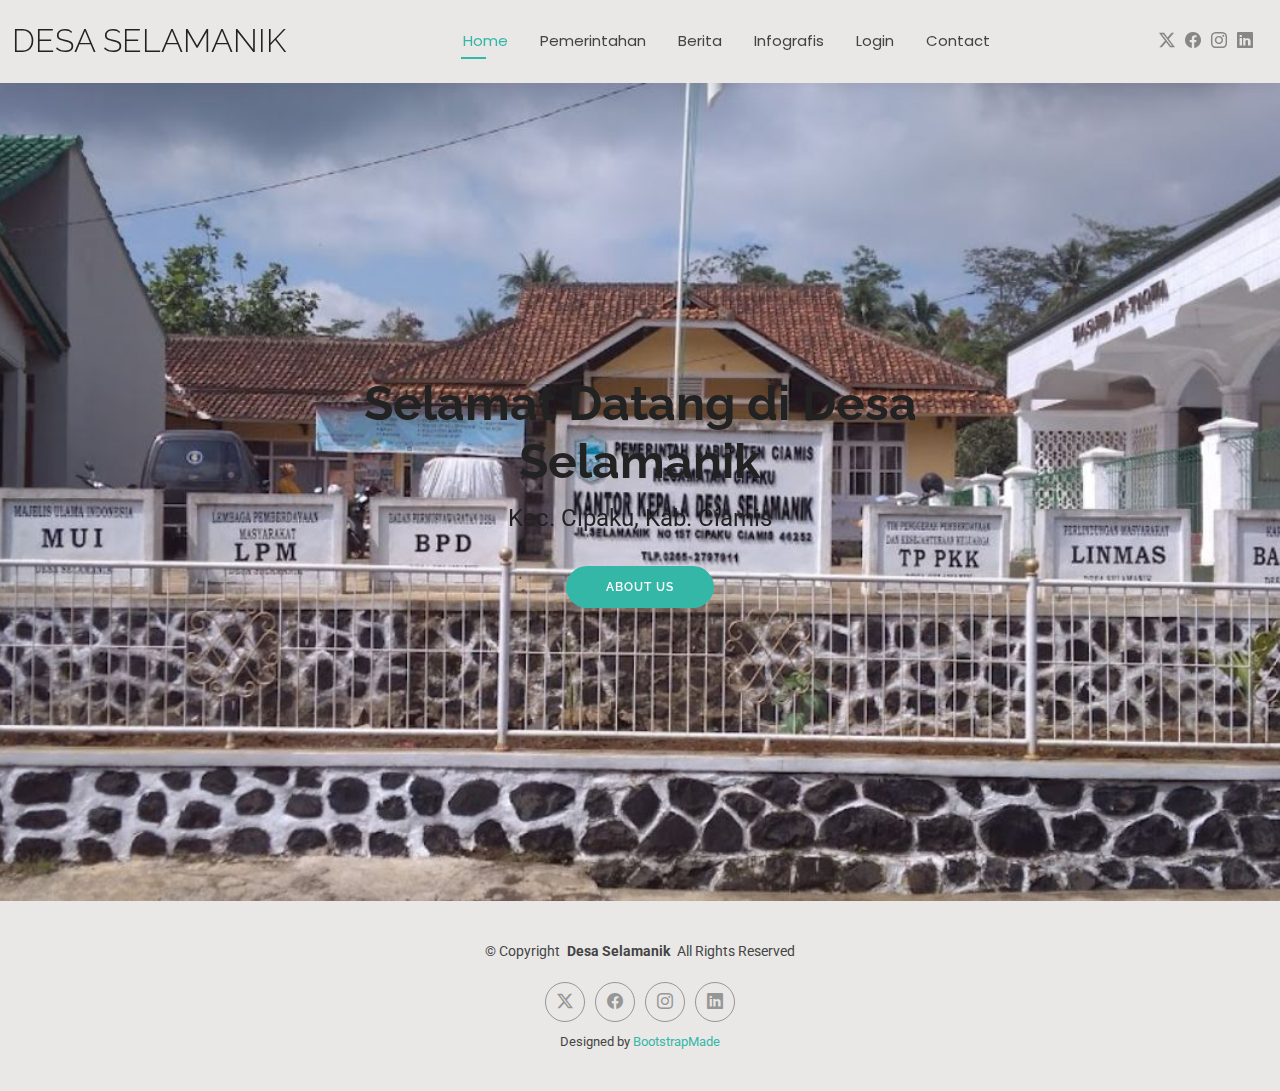
<file: index.html>
<!DOCTYPE html>
<html lang="en">

<head>
  <meta charset="utf-8">
  <meta content="width=device-width, initial-scale=1.0" name="viewport">
  <title>Desa Selamanik </title>
  <meta name="description" content="">
  <meta name="keywords" content="">

  <!-- Favicons -->
  <link href="assets/img/favicon.png" rel="icon">
  <link href="assets/img/apple-touch-icon.png" rel="apple-touch-icon">

  <!-- Fonts -->
  <link href="https://fonts.googleapis.com" rel="preconnect">
  <link href="https://fonts.gstatic.com" rel="preconnect" crossorigin>
  <link href="https://fonts.googleapis.com/css2?family=Roboto:ital,wght@0,100;0,300;0,400;0,500;0,700;0,900;1,100;1,300;1,400;1,500;1,700;1,900&family=Poppins:ital,wght@0,100;0,200;0,300;0,400;0,500;0,600;0,700;0,800;0,900;1,100;1,200;1,300;1,400;1,500;1,600;1,700;1,800;1,900&family=Raleway:ital,wght@0,100;0,200;0,300;0,400;0,500;0,600;0,700;0,800;0,900;1,100;1,200;1,300;1,400;1,500;1,600;1,700;1,800;1,900&display=swap" rel="stylesheet">

  <!-- Vendor CSS Files -->
  <link href="assets/vendor/bootstrap/css/bootstrap.min.css" rel="stylesheet">
  <link href="assets/vendor/bootstrap-icons/bootstrap-icons.css" rel="stylesheet">
  <link href="assets/vendor/aos/aos.css" rel="stylesheet">
  <link href="assets/vendor/swiper/swiper-bundle.min.css" rel="stylesheet">
  <link href="assets/vendor/glightbox/css/glightbox.min.css" rel="stylesheet">

  <!-- Main CSS File -->
  <link href="assets/css/main.css" rel="stylesheet">

  <!-- =======================================================
  * Template Name: Desa selamanik
  * Template URL: https://bootstrapmade.com/kelly-free-bootstrap-cv-resume-html-template/
  * Updated: Jul 30 2024 with Bootstrap v5.3.3
  * Author: BootstrapMade.com
  * License: https://bootstrapmade.com/license/
  ======================================================== -->
</head>

<body class="index-page">

  <header id="header" class="header d-flex align-items-center light-background sticky-top">
    <div class="container-fluid position-relative d-flex align-items-center justify-content-between">

      <a href="index.html" class="logo d-flex align-items-center me-auto me-xl-0">
        <!-- Uncomment the line below if you also wish to use an image logo -->
        <!-- <img src="assets/img/logo.png" alt=""> -->
        <h1 class="sitename">DESA SELAMANIK</h1>
      </a>

      <nav id="navmenu" class="navmenu">
        <ul>
          <li><a href="index.html" class="active">Home</a></li>
          <li><a href="Pemerintahan.html">Pemerintahan</a></li>
          <li><a href="berita.html">Berita</a></li>
          <li><a href="infografis.html">Infografis</a></li>
          <li><a href="tmpt.login/index.php">Login</a></li>
          <li><a href="contact.html">Contact</a></li>
        </ul>
        <i class="mobile-nav-toggle d-xl-none bi bi-list"></i>
      </nav>

      <div class="header-social-links">
        <a href="#" class="twitter"><i class="bi bi-twitter-x"></i></a>
        <a href="#" class="facebook"><i class="bi bi-facebook"></i></a>
        <a href="#" class="instagram"><i class="bi bi-instagram"></i></a>
        <a href="#" class="linkedin"><i class="bi bi-linkedin"></i></a>
      </div>

    </div>
  </header>

  <main class="main">

    <!-- Hero Section -->
    <section id="hero" class="hero section">

      <img src= "assets/img/image.jpg" alt="" data-aos="fade-in">

      <div class="container text-center" data-aos="zoom-out" data-aos-delay="100">
        <div class="row justify-content-center">
          <div class="col-lg-8">
            <h2>Selamat Datang di Desa Selamanik</h2>
            <p> Kec. Cipaku, Kab. Ciamis</p>
            <a href="about.html" class="btn-get-started">About Us</a>
          </div>
        </div>
      </div>

    </section><!-- /Hero Section -->

  </main>

  <footer id="footer" class="footer light-background">

    <div class="container">
      <div class="copyright text-center ">
        <p>© <span>Copyright</span> <strong class="px-1 sitename">Desa Selamanik</strong> <span>All Rights Reserved<br></span></p>
      </div>
      <div class="social-links d-flex justify-content-center">
        <a href=""><i class="bi bi-twitter-x"></i></a>
        <a href=""><i class="bi bi-facebook"></i></a>
        <a href=""><i class="bi bi-instagram"></i></a>
        <a href=""><i class="bi bi-linkedin"></i></a>
      </div>
      <div class="credits">
        <!-- All the links in the footer should remain intact. -->
        <!-- You can delete the links only if you've purchased the pro version. -->
        <!-- Licensing information: https://bootstrapmade.com/license/ -->
        <!-- Purchase the pro version with working PHP/AJAX contact form: [buy-url] -->
        Designed by <a href="https://bootstrapmade.com/">BootstrapMade</a>
      </div>
    </div>

  </footer>

  <!-- Scroll Top -->
  <a href="#" id="scroll-top" class="scroll-top d-flex align-items-center justify-content-center"><i class="bi bi-arrow-up-short"></i></a>

  <!-- Preloader -->
  <div id="preloader"></div>

  <!-- Vendor JS Files -->
  <script src="assets/vendor/bootstrap/js/bootstrap.bundle.min.js"></script>
  <script src="assets/vendor/php-email-form/validate.js"></script>
  <script src="assets/vendor/aos/aos.js"></script>
  <script src="assets/vendor/waypoints/noframework.waypoints.js"></script>
  <script src="assets/vendor/purecounter/purecounter_vanilla.js"></script>
  <script src="assets/vendor/swiper/swiper-bundle.min.js"></script>
  <script src="assets/vendor/glightbox/js/glightbox.min.js"></script>
  <script src="assets/vendor/imagesloaded/imagesloaded.pkgd.min.js"></script>
  <script src="assets/vendor/isotope-layout/isotope.pkgd.min.js"></script>

  <!-- Main JS File -->
  <script src="assets/js/main.js"></script>

</body>

</html>
</file>
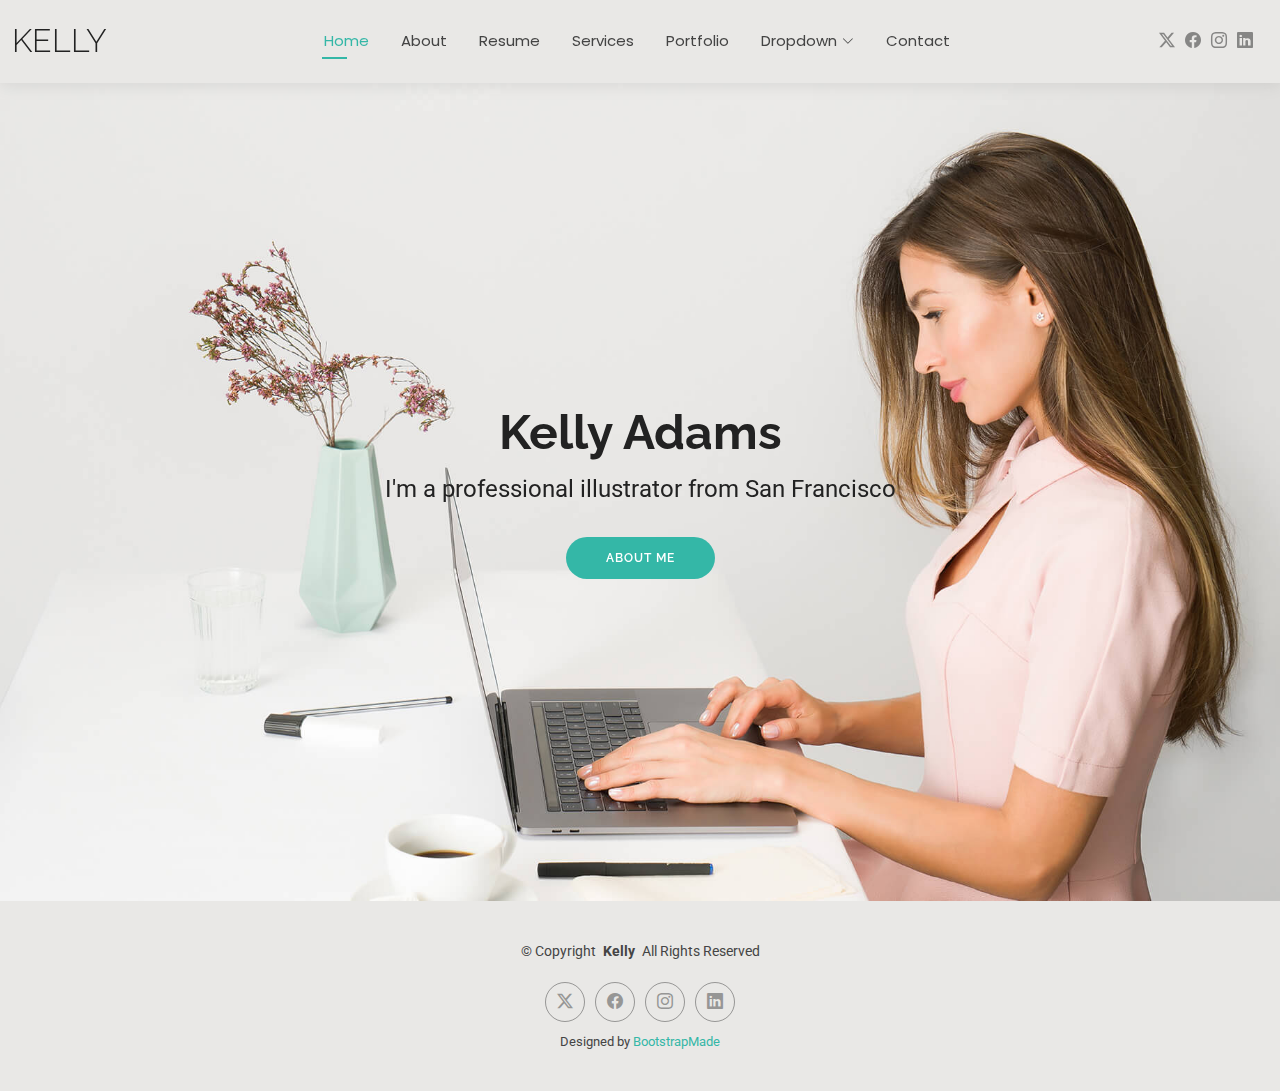
<file: Kelly/index.html>
<!DOCTYPE html>
<html lang="en">

<head>
  <meta charset="utf-8">
  <meta content="width=device-width, initial-scale=1.0" name="viewport">
  <title>Index - Kelly Bootstrap Template</title>
  <meta name="description" content="">
  <meta name="keywords" content="">

  <!-- Favicons -->
  <link href="assets/img/favicon.png" rel="icon">
  <link href="assets/img/apple-touch-icon.png" rel="apple-touch-icon">

  <!-- Fonts -->
  <link href="https://fonts.googleapis.com" rel="preconnect">
  <link href="https://fonts.gstatic.com" rel="preconnect" crossorigin>
  <link href="https://fonts.googleapis.com/css2?family=Roboto:ital,wght@0,100;0,300;0,400;0,500;0,700;0,900;1,100;1,300;1,400;1,500;1,700;1,900&family=Poppins:ital,wght@0,100;0,200;0,300;0,400;0,500;0,600;0,700;0,800;0,900;1,100;1,200;1,300;1,400;1,500;1,600;1,700;1,800;1,900&family=Raleway:ital,wght@0,100;0,200;0,300;0,400;0,500;0,600;0,700;0,800;0,900;1,100;1,200;1,300;1,400;1,500;1,600;1,700;1,800;1,900&display=swap" rel="stylesheet">

  <!-- Vendor CSS Files -->
  <link href="assets/vendor/bootstrap/css/bootstrap.min.css" rel="stylesheet">
  <link href="assets/vendor/bootstrap-icons/bootstrap-icons.css" rel="stylesheet">
  <link href="assets/vendor/aos/aos.css" rel="stylesheet">
  <link href="assets/vendor/swiper/swiper-bundle.min.css" rel="stylesheet">
  <link href="assets/vendor/glightbox/css/glightbox.min.css" rel="stylesheet">

  <!-- Main CSS File -->
  <link href="assets/css/main.css" rel="stylesheet">

  <!-- =======================================================
  * Template Name: Kelly
  * Template URL: https://bootstrapmade.com/kelly-free-bootstrap-cv-resume-html-template/
  * Updated: Jul 30 2024 with Bootstrap v5.3.3
  * Author: BootstrapMade.com
  * License: https://bootstrapmade.com/license/
  ======================================================== -->
</head>

<body class="index-page">

  <header id="header" class="header d-flex align-items-center light-background sticky-top">
    <div class="container-fluid position-relative d-flex align-items-center justify-content-between">

      <a href="index.html" class="logo d-flex align-items-center me-auto me-xl-0">
        <!-- Uncomment the line below if you also wish to use an image logo -->
        <!-- <img src="assets/img/logo.png" alt=""> -->
        <h1 class="sitename">Kelly</h1>
      </a>

      <nav id="navmenu" class="navmenu">
        <ul>
          <li><a href="index.html" class="active">Home</a></li>
          <li><a href="about.html">About</a></li>
          <li><a href="resume.html">Resume</a></li>
          <li><a href="services.html">Services</a></li>
          <li><a href="portfolio.html">Portfolio</a></li>
          <li class="dropdown"><a href="#"><span>Dropdown</span> <i class="bi bi-chevron-down toggle-dropdown"></i></a>
            <ul>
              <li><a href="#">Dropdown 1</a></li>
              <li class="dropdown"><a href="#"><span>Deep Dropdown</span> <i class="bi bi-chevron-down toggle-dropdown"></i></a>
                <ul>
                  <li><a href="#">Deep Dropdown 1</a></li>
                  <li><a href="#">Deep Dropdown 2</a></li>
                  <li><a href="#">Deep Dropdown 3</a></li>
                  <li><a href="#">Deep Dropdown 4</a></li>
                  <li><a href="#">Deep Dropdown 5</a></li>
                </ul>
              </li>
              <li><a href="#">Dropdown 2</a></li>
              <li><a href="#">Dropdown 3</a></li>
              <li><a href="#">Dropdown 4</a></li>
            </ul>
          </li>
          <li><a href="contact.html">Contact</a></li>
        </ul>
        <i class="mobile-nav-toggle d-xl-none bi bi-list"></i>
      </nav>

      <div class="header-social-links">
        <a href="#" class="twitter"><i class="bi bi-twitter-x"></i></a>
        <a href="#" class="facebook"><i class="bi bi-facebook"></i></a>
        <a href="#" class="instagram"><i class="bi bi-instagram"></i></a>
        <a href="#" class="linkedin"><i class="bi bi-linkedin"></i></a>
      </div>

    </div>
  </header>

  <main class="main">

    <!-- Hero Section -->
    <section id="hero" class="hero section">

      <img src="assets/img/hero-bg.jpg" alt="" data-aos="fade-in">

      <div class="container text-center" data-aos="zoom-out" data-aos-delay="100">
        <div class="row justify-content-center">
          <div class="col-lg-8">
            <h2>Kelly Adams</h2>
            <p>I'm a professional illustrator from San Francisco</p>
            <a href="about.html" class="btn-get-started">About Me</a>
          </div>
        </div>
      </div>

    </section><!-- /Hero Section -->

  </main>

  <footer id="footer" class="footer light-background">

    <div class="container">
      <div class="copyright text-center ">
        <p>© <span>Copyright</span> <strong class="px-1 sitename">Kelly</strong> <span>All Rights Reserved<br></span></p>
      </div>
      <div class="social-links d-flex justify-content-center">
        <a href=""><i class="bi bi-twitter-x"></i></a>
        <a href=""><i class="bi bi-facebook"></i></a>
        <a href=""><i class="bi bi-instagram"></i></a>
        <a href=""><i class="bi bi-linkedin"></i></a>
      </div>
      <div class="credits">
        <!-- All the links in the footer should remain intact. -->
        <!-- You can delete the links only if you've purchased the pro version. -->
        <!-- Licensing information: https://bootstrapmade.com/license/ -->
        <!-- Purchase the pro version with working PHP/AJAX contact form: [buy-url] -->
        Designed by <a href="https://bootstrapmade.com/">BootstrapMade</a>
      </div>
    </div>

  </footer>

  <!-- Scroll Top -->
  <a href="#" id="scroll-top" class="scroll-top d-flex align-items-center justify-content-center"><i class="bi bi-arrow-up-short"></i></a>

  <!-- Preloader -->
  <div id="preloader"></div>

  <!-- Vendor JS Files -->
  <script src="assets/vendor/bootstrap/js/bootstrap.bundle.min.js"></script>
  <script src="assets/vendor/php-email-form/validate.js"></script>
  <script src="assets/vendor/aos/aos.js"></script>
  <script src="assets/vendor/waypoints/noframework.waypoints.js"></script>
  <script src="assets/vendor/purecounter/purecounter_vanilla.js"></script>
  <script src="assets/vendor/swiper/swiper-bundle.min.js"></script>
  <script src="assets/vendor/glightbox/js/glightbox.min.js"></script>
  <script src="assets/vendor/imagesloaded/imagesloaded.pkgd.min.js"></script>
  <script src="assets/vendor/isotope-layout/isotope.pkgd.min.js"></script>

  <!-- Main JS File -->
  <script src="assets/js/main.js"></script>

</body>

</html>
</file>
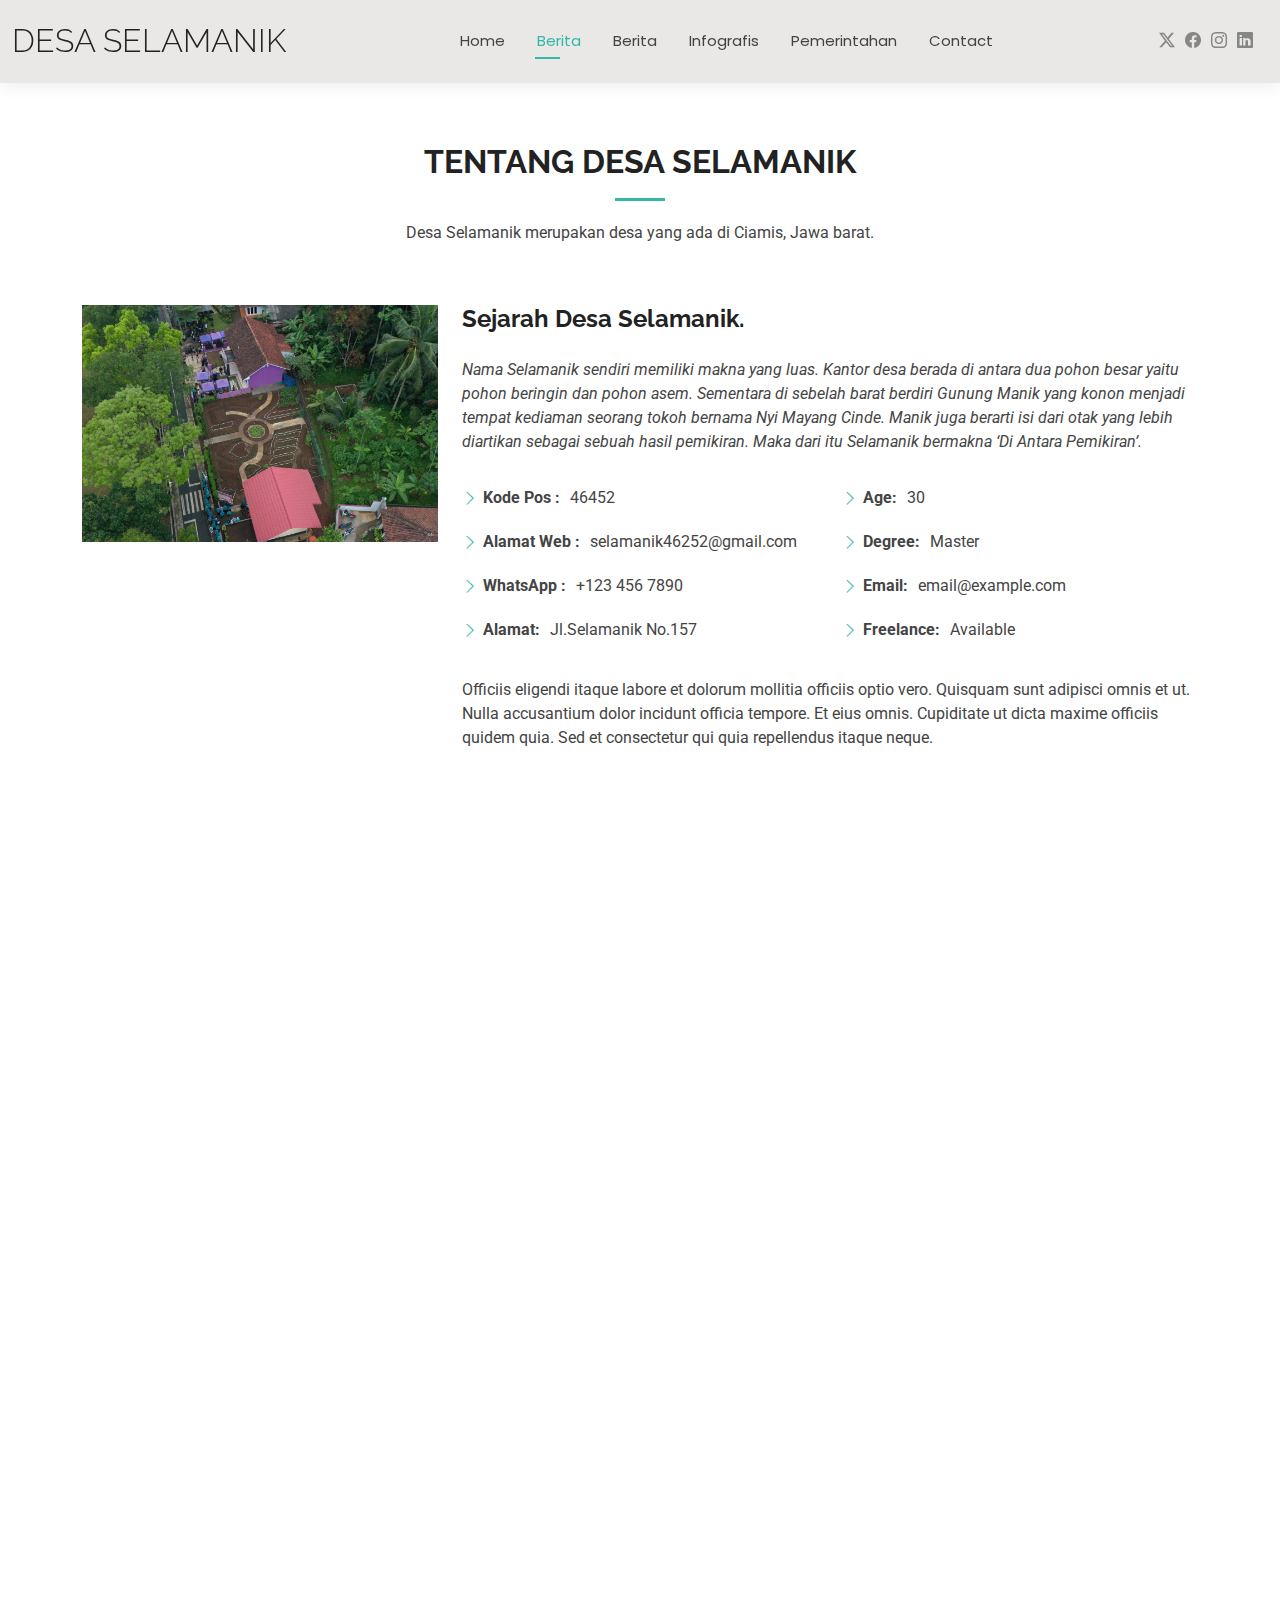
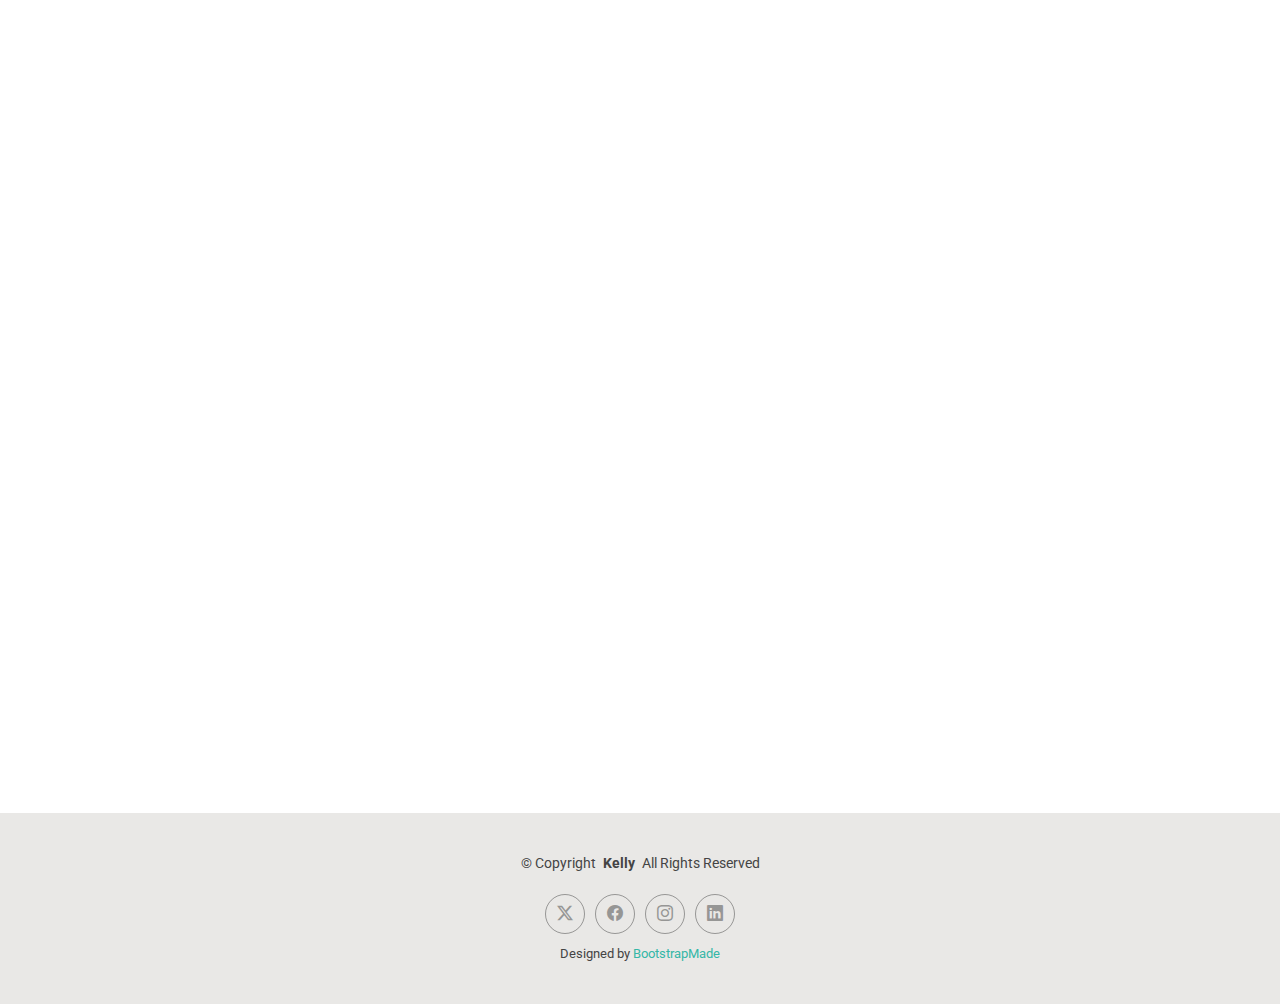
<file: about.html>
<!DOCTYPE html>
<html lang="en">

<head>
  <meta charset="utf-8">
  <meta content="width=device-width, initial-scale=1.0" name="viewport">
  <title>DESA SELAMANIK</title>
  <meta name="description" content="">
  <meta name="keywords" content="">

  <!-- Favicons -->
  <link href="assets/img/favicon.png" rel="icon">
  <link href="assets/img/apple-touch-icon.png" rel="apple-touch-icon">

  <!-- Fonts -->
  <link href="https://fonts.googleapis.com" rel="preconnect">
  <link href="https://fonts.gstatic.com" rel="preconnect" crossorigin>
  <link href="https://fonts.googleapis.com/css2?family=Roboto:ital,wght@0,100;0,300;0,400;0,500;0,700;0,900;1,100;1,300;1,400;1,500;1,700;1,900&family=Poppins:ital,wght@0,100;0,200;0,300;0,400;0,500;0,600;0,700;0,800;0,900;1,100;1,200;1,300;1,400;1,500;1,600;1,700;1,800;1,900&family=Raleway:ital,wght@0,100;0,200;0,300;0,400;0,500;0,600;0,700;0,800;0,900;1,100;1,200;1,300;1,400;1,500;1,600;1,700;1,800;1,900&display=swap" rel="stylesheet">

  <!-- Vendor CSS Files -->
  <link href="assets/vendor/bootstrap/css/bootstrap.min.css" rel="stylesheet">
  <link href="assets/vendor/bootstrap-icons/bootstrap-icons.css" rel="stylesheet">
  <link href="assets/vendor/aos/aos.css" rel="stylesheet">
  <link href="assets/vendor/swiper/swiper-bundle.min.css" rel="stylesheet">
  <link href="assets/vendor/glightbox/css/glightbox.min.css" rel="stylesheet">

  <!-- Main CSS File -->
  <link href="assets/css/main.css" rel="stylesheet">

  <!-- =======================================================
  * Template Name: Kelly
  * Template URL: https://bootstrapmade.com/kelly-free-bootstrap-cv-resume-html-template/
  * Updated: Jul 30 2024 with Bootstrap v5.3.3
  * Author: BootstrapMade.com
  * License: https://bootstrapmade.com/license/
  ======================================================== -->
</head>

<body class="about-page">

  <header id="header" class="header d-flex align-items-center light-background sticky-top">
    <div class="container-fluid position-relative d-flex align-items-center justify-content-between">

      <a href="index.html" class="logo d-flex align-items-center me-auto me-xl-0">
        <!-- Uncomment the line below if you also wish to use an image logo -->
        <!-- <img src="assets/img/logo.png" alt=""> -->
      <h1 class="sitename">Desa Selamanik</h1>
      </a>

      <nav id="navmenu" class="navmenu">
        <ul>
          <li><a href="index.html">Home</a></li>
          <li><a href="Berita.html" class="active">Berita</a></li>
          <li><a href="resume.html">Berita</a></li>
          <li><a href="services.html">Infografis</a></li>
          <li><a href="portfolio.html">Pemerintahan</a></li>
          <li><a href="contact.html">Contact</a></li>
        </ul>
        <i class="mobile-nav-toggle d-xl-none bi bi-list"></i>
      </nav>

      <div class="header-social-links">
        <a href="#" class="twitter"><i class="bi bi-twitter-x"></i></a>
        <a href="#" class="facebook"><i class="bi bi-facebook"></i></a>
        <a href="#" class="instagram"><i class="bi bi-instagram"></i></a>
        <a href="#" class="linkedin"><i class="bi bi-linkedin"></i></a>
      </div>

    </div>
  </header>

  <main class="main">

    <!-- About Section -->
    <section id="about" class="about section">

      <!-- Section Title -->
      <div class="container section-title" data-aos="fade-up">
        <h2>TENTANG DESA SELAMANIK</h2>
    <p>Desa Selamanik merupakan desa yang ada di Ciamis, Jawa barat.</p>
      </div><!-- End Section Title -->

      <div class="container" data-aos="fade-up" data-aos-delay="100">

        <div class="row gy-4 justify-content-center">
          <div class="col-lg-4">
        <img src="Kelly/assets/img/sejarahds.jpg" class="img-fluid" alt="">
          </div>
          <div class="col-lg-8 content">
        <h2>Sejarah Desa Selamanik.</h2>
            <p class="fst-italic py-3">
              Nama Selamanik sendiri memiliki makna yang luas. Kantor desa berada di antara dua pohon besar yaitu
               pohon beringin dan pohon asem. Sementara di sebelah barat berdiri Gunung Manik yang konon menjadi
                tempat kediaman seorang tokoh bernama Nyi Mayang Cinde. Manik juga berarti isi dari otak yang lebih
                 diartikan sebagai sebuah hasil pemikiran. Maka dari itu Selamanik bermakna ‘Di Antara Pemikiran’.
            </p>
            <div class="row">
              <div class="col-lg-6">
                <ul>
                  <li><i class="bi bi-chevron-right"></i> <strong>Kode Pos :</strong> <span>46452</span></li>
                  <li><i class="bi bi-chevron-right"></i> <strong>Alamat Web :</strong> <span>selamanik46252@gmail.com</span></li>
                  <li><i class="bi bi-chevron-right"></i> <strong>WhatsApp :</strong> <span>+123 456 7890</span></li>
                  <li><i class="bi bi-chevron-right"></i> <strong>Alamat:</strong> <span>Jl.Selamanik No.157</span></li>
                </ul>
              </div>
              <div class="col-lg-6">
                <ul>
                  <li><i class="bi bi-chevron-right"></i> <strong>Age:</strong> <span>30</span></li>
                  <li><i class="bi bi-chevron-right"></i> <strong>Degree:</strong> <span>Master</span></li>
                  <li><i class="bi bi-chevron-right"></i> <strong>Email:</strong> <span>email@example.com</span></li>
                  <li><i class="bi bi-chevron-right"></i> <strong>Freelance:</strong> <span>Available</span></li>
                </ul>
              </div>
            </div>
            <p class="py-3">
              Officiis eligendi itaque labore et dolorum mollitia officiis optio vero. Quisquam sunt adipisci omnis et ut. Nulla accusantium dolor incidunt officia tempore. Et eius omnis.
              Cupiditate ut dicta maxime officiis quidem quia. Sed et consectetur qui quia repellendus itaque neque.
            </p>
          </div>
        </div>

      </div>

    </section><!-- /About Section -->

    <!-- Skills Section -->
    <section id="skills" class="skills section">

      <!-- Section Title -->
      <div class="container section-title" data-aos="fade-up">
        <h2>Skills</h2>
        <p>Necessitatibus eius consequatur ex aliquid fuga eum quidem sint consectetur velit</p>
      </div><!-- End Section Title -->

      <div class="container" data-aos="fade-up" data-aos-delay="100">

        <div class="row skills-content skills-animation">

          <div class="col-lg-6">

            <div class="progress">
              <span class="skill"><span>HTML</span> <i class="val">100%</i></span>
              <div class="progress-bar-wrap">
                <div class="progress-bar" role="progressbar" aria-valuenow="100" aria-valuemin="0" aria-valuemax="100"></div>
              </div>
            </div><!-- End Skills Item -->

            <div class="progress">
              <span class="skill"><span>CSS</span> <i class="val">90%</i></span>
              <div class="progress-bar-wrap">
                <div class="progress-bar" role="progressbar" aria-valuenow="90" aria-valuemin="0" aria-valuemax="100"></div>
              </div>
            </div><!-- End Skills Item -->

            <div class="progress">
              <span class="skill"><span>JavaScript</span> <i class="val">75%</i></span>
              <div class="progress-bar-wrap">
                <div class="progress-bar" role="progressbar" aria-valuenow="75" aria-valuemin="0" aria-valuemax="100"></div>
              </div>
            </div><!-- End Skills Item -->

          </div>

          <div class="col-lg-6">

            <div class="progress">
              <span class="skill"><span>PHP</span> <i class="val">80%</i></span>
              <div class="progress-bar-wrap">
                <div class="progress-bar" role="progressbar" aria-valuenow="80" aria-valuemin="0" aria-valuemax="100"></div>
              </div>
            </div><!-- End Skills Item -->

            <div class="progress">
              <span class="skill"><span>WordPress/CMS</span> <i class="val">90%</i></span>
              <div class="progress-bar-wrap">
                <div class="progress-bar" role="progressbar" aria-valuenow="90" aria-valuemin="0" aria-valuemax="100"></div>
              </div>
            </div><!-- End Skills Item -->

            <div class="progress">
              <span class="skill"><span>Photoshop</span> <i class="val">55%</i></span>
              <div class="progress-bar-wrap">
                <div class="progress-bar" role="progressbar" aria-valuenow="55" aria-valuemin="0" aria-valuemax="100"></div>
              </div>
            </div><!-- End Skills Item -->

          </div>

        </div>

      </div>

    </section><!-- /Skills Section -->

    <!-- Stats Section -->
    <section id="stats" class="stats section">

      <!-- Section Title -->
      <div class="container section-title" data-aos="fade-up">
        <h2>Facts</h2>
        <p>Necessitatibus eius consequatur ex aliquid fuga eum quidem sint consectetur velit</p>
      </div><!-- End Section Title -->

      <div class="container" data-aos="fade-up" data-aos-delay="100">

        <div class="row gy-4">

          <div class="col-lg-3 col-md-6">
            <div class="stats-item text-center w-100 h-100">
              <span data-purecounter-start="0" data-purecounter-end="232" data-purecounter-duration="1" class="purecounter"></span>
              <p>Clients</p>
            </div>
          </div><!-- End Stats Item -->

          <div class="col-lg-3 col-md-6">
            <div class="stats-item text-center w-100 h-100">
              <span data-purecounter-start="0" data-purecounter-end="521" data-purecounter-duration="1" class="purecounter"></span>
              <p>Projects</p>
            </div>
          </div><!-- End Stats Item -->

          <div class="col-lg-3 col-md-6">
            <div class="stats-item text-center w-100 h-100">
              <span data-purecounter-start="0" data-purecounter-end="1453" data-purecounter-duration="1" class="purecounter"></span>
              <p>Hours Of Support</p>
            </div>
          </div><!-- End Stats Item -->

          <div class="col-lg-3 col-md-6">
            <div class="stats-item text-center w-100 h-100">
              <span data-purecounter-start="0" data-purecounter-end="32" data-purecounter-duration="1" class="purecounter"></span>
              <p>Workers</p>
            </div>
          </div><!-- End Stats Item -->

        </div>

      </div>

    </section><!-- /Stats Section -->

    <!-- Testimonials Section -->
    <section id="testimonials" class="testimonials section">

      <!-- Section Title -->
      <div class="container section-title" data-aos="fade-up">
        <h2>Testimonials</h2>
        <p>Necessitatibus eius consequatur ex aliquid fuga eum quidem sint consectetur velit</p>
      </div><!-- End Section Title -->

      <div class="container" data-aos="fade-up" data-aos-delay="100">

        <div class="swiper init-swiper">
          <script type="application/json" class="swiper-config">
            {
              "loop": true,
              "speed": 600,
              "autoplay": {
                "delay": 5000
              },
              "slidesPerView": "auto",
              "pagination": {
                "el": ".swiper-pagination",
                "type": "bullets",
                "clickable": true
              }
            }
          </script>
          <div class="swiper-wrapper">

            <div class="swiper-slide">
              <div class="testimonial-item">
                <img src="assets/img/testimonials/testimonials-1.jpg" class="testimonial-img" alt="">
                <h3>Saul Goodman</h3>
                <h4>Ceo &amp; Founder</h4>
                <div class="stars">
                  <i class="bi bi-star-fill"></i><i class="bi bi-star-fill"></i><i class="bi bi-star-fill"></i><i class="bi bi-star-fill"></i><i class="bi bi-star-fill"></i>
                </div>
                <p>
                  <i class="bi bi-quote quote-icon-left"></i>
                  <span>Proin iaculis purus consequat sem cure digni ssim donec porttitora entum suscipit rhoncus. Accusantium quam, ultricies eget id, aliquam eget nibh et. Maecen aliquam, risus at semper.</span>
                  <i class="bi bi-quote quote-icon-right"></i>
                </p>
              </div>
            </div><!-- End testimonial item -->

            <div class="swiper-slide">
              <div class="testimonial-item">
                <img src="assets/img/testimonials/testimonials-2.jpg" class="testimonial-img" alt="">
                <h3>Sara Wilsson</h3>
                <h4>Designer</h4>
                <div class="stars">
                  <i class="bi bi-star-fill"></i><i class="bi bi-star-fill"></i><i class="bi bi-star-fill"></i><i class="bi bi-star-fill"></i><i class="bi bi-star-fill"></i>
                </div>
                <p>
                  <i class="bi bi-quote quote-icon-left"></i>
                  <span>Export tempor illum tamen malis malis eram quae irure esse labore quem cillum quid cillum eram malis quorum velit fore eram velit sunt aliqua noster fugiat irure amet legam anim culpa.</span>
                  <i class="bi bi-quote quote-icon-right"></i>
                </p>
              </div>
            </div><!-- End testimonial item -->

            <div class="swiper-slide">
              <div class="testimonial-item">
                <img src="assets/img/testimonials/testimonials-3.jpg" class="testimonial-img" alt="">
                <h3>Jena Karlis</h3>
                <h4>Store Owner</h4>
                <div class="stars">
                  <i class="bi bi-star-fill"></i><i class="bi bi-star-fill"></i><i class="bi bi-star-fill"></i><i class="bi bi-star-fill"></i><i class="bi bi-star-fill"></i>
                </div>
                <p>
                  <i class="bi bi-quote quote-icon-left"></i>
                  <span>Enim nisi quem export duis labore cillum quae magna enim sint quorum nulla quem veniam duis minim tempor labore quem eram duis noster aute amet eram fore quis sint minim.</span>
                  <i class="bi bi-quote quote-icon-right"></i>
                </p>
              </div>
            </div><!-- End testimonial item -->

            <div class="swiper-slide">
              <div class="testimonial-item">
                <img src="assets/img/testimonials/testimonials-4.jpg" class="testimonial-img" alt="">
                <h3>Matt Brandon</h3>
                <h4>Freelancer</h4>
                <div class="stars">
                  <i class="bi bi-star-fill"></i><i class="bi bi-star-fill"></i><i class="bi bi-star-fill"></i><i class="bi bi-star-fill"></i><i class="bi bi-star-fill"></i>
                </div>
                <p>
                  <i class="bi bi-quote quote-icon-left"></i>
                  <span>Fugiat enim eram quae cillum dolore dolor amet nulla culpa multos export minim fugiat minim velit minim dolor enim duis veniam ipsum anim magna sunt elit fore quem dolore labore illum veniam.</span>
                  <i class="bi bi-quote quote-icon-right"></i>
                </p>
              </div>
            </div><!-- End testimonial item -->

            <div class="swiper-slide">
              <div class="testimonial-item">
                <img src="assets/img/testimonials/testimonials-5.jpg" class="testimonial-img" alt="">
                <h3>John Larson</h3>
                <h4>Entrepreneur</h4>
                <div class="stars">
                  <i class="bi bi-star-fill"></i><i class="bi bi-star-fill"></i><i class="bi bi-star-fill"></i><i class="bi bi-star-fill"></i><i class="bi bi-star-fill"></i>
                </div>
                <p>
                  <i class="bi bi-quote quote-icon-left"></i>
                  <span>Quis quorum aliqua sint quem legam fore sunt eram irure aliqua veniam tempor noster veniam enim culpa labore duis sunt culpa nulla illum cillum fugiat legam esse veniam culpa fore nisi cillum quid.</span>
                  <i class="bi bi-quote quote-icon-right"></i>
                </p>
              </div>
            </div><!-- End testimonial item -->

          </div>
          <div class="swiper-pagination"></div>
        </div>

      </div>

    </section><!-- /Testimonials Section -->

  </main>

  <footer id="footer" class="footer light-background">

    <div class="container">
      <div class="copyright text-center ">
        <p>© <span>Copyright</span> <strong class="px-1 sitename">Kelly</strong> <span>All Rights Reserved<br></span></p>
      </div>
      <div class="social-links d-flex justify-content-center">
        <a href=""><i class="bi bi-twitter-x"></i></a>
        <a href=""><i class="bi bi-facebook"></i></a>
        <a href=""><i class="bi bi-instagram"></i></a>
        <a href=""><i class="bi bi-linkedin"></i></a>
      </div>
      <div class="credits">
        <!-- All the links in the footer should remain intact. -->
        <!-- You can delete the links only if you've purchased the pro version. -->
        <!-- Licensing information: https://bootstrapmade.com/license/ -->
        <!-- Purchase the pro version with working PHP/AJAX contact form: [buy-url] -->
        Designed by <a href="https://bootstrapmade.com/">BootstrapMade</a>
      </div>
    </div>

  </footer>

  <!-- Scroll Top -->
  <a href="#" id="scroll-top" class="scroll-top d-flex align-items-center justify-content-center"><i class="bi bi-arrow-up-short"></i></a>

  <!-- Preloader -->
  <div id="preloader"></div>

  <!-- Vendor JS Files -->
  <script src="assets/vendor/bootstrap/js/bootstrap.bundle.min.js"></script>
  <script src="assets/vendor/php-email-form/validate.js"></script>
  <script src="assets/vendor/aos/aos.js"></script>
  <script src="assets/vendor/waypoints/noframework.waypoints.js"></script>
  <script src="assets/vendor/purecounter/purecounter_vanilla.js"></script>
  <script src="assets/vendor/swiper/swiper-bundle.min.js"></script>
  <script src="assets/vendor/glightbox/js/glightbox.min.js"></script>
  <script src="assets/vendor/imagesloaded/imagesloaded.pkgd.min.js"></script>
  <script src="assets/vendor/isotope-layout/isotope.pkgd.min.js"></script>

  <!-- Main JS File -->
  <script src="assets/js/main.js"></script>

</body>

</html>
</file>
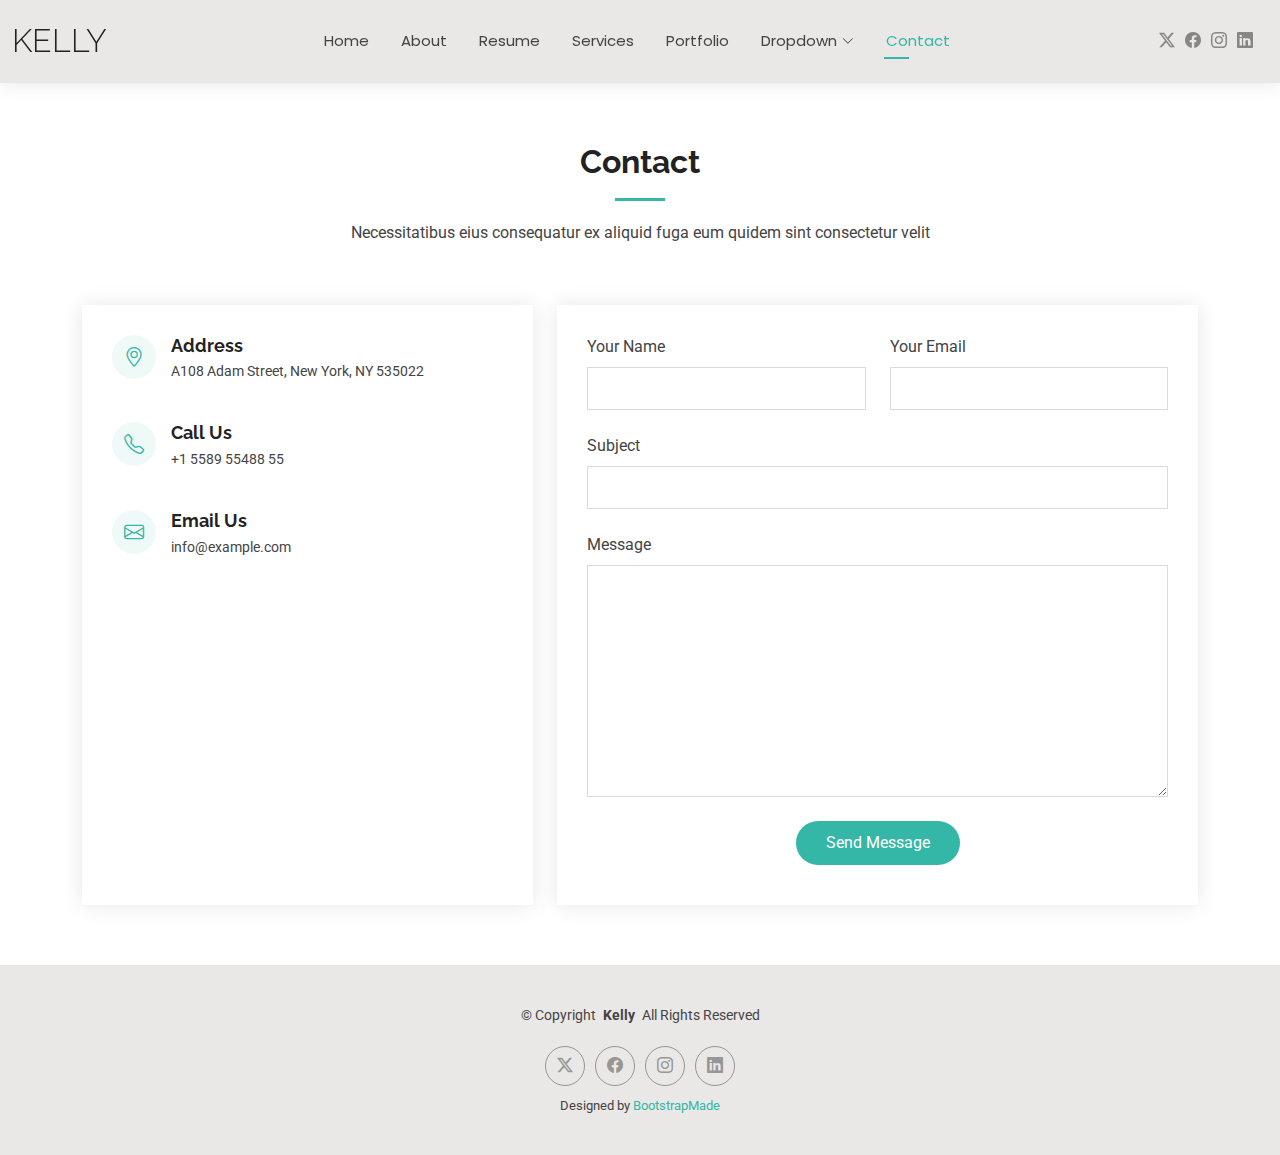
<file: contact.html>
<!DOCTYPE html>
<html lang="en">

<head>
  <meta charset="utf-8">
  <meta content="width=device-width, initial-scale=1.0" name="viewport">
  <title>Contact - Kelly Bootstrap Template</title>
  <meta name="description" content="">
  <meta name="keywords" content="">

  <!-- Favicons -->
  <link href="assets/img/favicon.png" rel="icon">
  <link href="assets/img/apple-touch-icon.png" rel="apple-touch-icon">

  <!-- Fonts -->
  <link href="https://fonts.googleapis.com" rel="preconnect">
  <link href="https://fonts.gstatic.com" rel="preconnect" crossorigin>
  <link href="https://fonts.googleapis.com/css2?family=Roboto:ital,wght@0,100;0,300;0,400;0,500;0,700;0,900;1,100;1,300;1,400;1,500;1,700;1,900&family=Poppins:ital,wght@0,100;0,200;0,300;0,400;0,500;0,600;0,700;0,800;0,900;1,100;1,200;1,300;1,400;1,500;1,600;1,700;1,800;1,900&family=Raleway:ital,wght@0,100;0,200;0,300;0,400;0,500;0,600;0,700;0,800;0,900;1,100;1,200;1,300;1,400;1,500;1,600;1,700;1,800;1,900&display=swap" rel="stylesheet">

  <!-- Vendor CSS Files -->
  <link href="assets/vendor/bootstrap/css/bootstrap.min.css" rel="stylesheet">
  <link href="assets/vendor/bootstrap-icons/bootstrap-icons.css" rel="stylesheet">
  <link href="assets/vendor/aos/aos.css" rel="stylesheet">
  <link href="assets/vendor/swiper/swiper-bundle.min.css" rel="stylesheet">
  <link href="assets/vendor/glightbox/css/glightbox.min.css" rel="stylesheet">

  <!-- Main CSS File -->
  <link href="assets/css/main.css" rel="stylesheet">

  <!-- =======================================================
  * Template Name: Kelly
  * Template URL: https://bootstrapmade.com/kelly-free-bootstrap-cv-resume-html-template/
  * Updated: Jul 30 2024 with Bootstrap v5.3.3
  * Author: BootstrapMade.com
  * License: https://bootstrapmade.com/license/
  ======================================================== -->
</head>

<body class="contact-page">

  <header id="header" class="header d-flex align-items-center light-background sticky-top">
    <div class="container-fluid position-relative d-flex align-items-center justify-content-between">

      <a href="index.html" class="logo d-flex align-items-center me-auto me-xl-0">
        <!-- Uncomment the line below if you also wish to use an image logo -->
        <!-- <img src="assets/img/logo.png" alt=""> -->
        <h1 class="sitename">Kelly</h1>
      </a>

      <nav id="navmenu" class="navmenu">
        <ul>
          <li><a href="index.html">Home</a></li>
          <li><a href="about.html">About</a></li>
          <li><a href="resume.html">Resume</a></li>
          <li><a href="services.html">Services</a></li>
          <li><a href="portfolio.html">Portfolio</a></li>
          <li class="dropdown"><a href="#"><span>Dropdown</span> <i class="bi bi-chevron-down toggle-dropdown"></i></a>
            <ul>
              <li><a href="#">Dropdown 1</a></li>
              <li class="dropdown"><a href="#"><span>Deep Dropdown</span> <i class="bi bi-chevron-down toggle-dropdown"></i></a>
                <ul>
                  <li><a href="#">Deep Dropdown 1</a></li>
                  <li><a href="#">Deep Dropdown 2</a></li>
                  <li><a href="#">Deep Dropdown 3</a></li>
                  <li><a href="#">Deep Dropdown 4</a></li>
                  <li><a href="#">Deep Dropdown 5</a></li>
                </ul>
              </li>
              <li><a href="#">Dropdown 2</a></li>
              <li><a href="#">Dropdown 3</a></li>
              <li><a href="#">Dropdown 4</a></li>
            </ul>
          </li>
          <li><a href="contact.html" class="active">Contact</a></li>
        </ul>
        <i class="mobile-nav-toggle d-xl-none bi bi-list"></i>
      </nav>

      <div class="header-social-links">
        <a href="#" class="twitter"><i class="bi bi-twitter-x"></i></a>
        <a href="#" class="facebook"><i class="bi bi-facebook"></i></a>
        <a href="#" class="instagram"><i class="bi bi-instagram"></i></a>
        <a href="#" class="linkedin"><i class="bi bi-linkedin"></i></a>
      </div>

    </div>
  </header>

  <main class="main">

    <!-- Contact Section -->
    <section id="contact" class="contact section">

      <!-- Section Title -->
      <div class="container section-title" data-aos="fade-up">
        <h2>Contact</h2>
        <p>Necessitatibus eius consequatur ex aliquid fuga eum quidem sint consectetur velit</p>
      </div><!-- End Section Title -->

      <div class="container" data-aos="fade-up" data-aos-delay="100">

        <div class="row gy-4">

          <div class="col-lg-5">

            <div class="info-wrap">
              <div class="info-item d-flex" data-aos="fade-up" data-aos-delay="200">
                <i class="bi bi-geo-alt flex-shrink-0"></i>
                <div>
                  <h3>Address</h3>
                  <p>A108 Adam Street, New York, NY 535022</p>
                </div>
              </div><!-- End Info Item -->

              <div class="info-item d-flex" data-aos="fade-up" data-aos-delay="300">
                <i class="bi bi-telephone flex-shrink-0"></i>
                <div>
                  <h3>Call Us</h3>
                  <p>+1 5589 55488 55</p>
                </div>
              </div><!-- End Info Item -->

              <div class="info-item d-flex" data-aos="fade-up" data-aos-delay="400">
                <i class="bi bi-envelope flex-shrink-0"></i>
                <div>
                  <h3>Email Us</h3>
                  <p>info@example.com</p>
                </div>
              </div><!-- End Info Item -->

              <iframe src="https://www.google.com/maps/embed?pb=!1m14!1m8!1m3!1d48389.78314118045!2d-74.006138!3d40.710059!3m2!1i1024!2i768!4f13.1!3m3!1m2!1s0x89c25a22a3bda30d%3A0xb89d1fe6bc499443!2sDowntown%20Conference%20Center!5e0!3m2!1sen!2sus!4v1676961268712!5m2!1sen!2sus" frameborder="0" style="border:0; width: 100%; height: 270px;" allowfullscreen="" loading="lazy" referrerpolicy="no-referrer-when-downgrade"></iframe>
            </div>
          </div>

          <div class="col-lg-7">
            <form action="forms/contact.php" method="post" class="php-email-form" data-aos="fade-up" data-aos-delay="200">
              <div class="row gy-4">

                <div class="col-md-6">
                  <label for="name-field" class="pb-2">Your Name</label>
                  <input type="text" name="name" id="name-field" class="form-control" required="">
                </div>

                <div class="col-md-6">
                  <label for="email-field" class="pb-2">Your Email</label>
                  <input type="email" class="form-control" name="email" id="email-field" required="">
                </div>

                <div class="col-md-12">
                  <label for="subject-field" class="pb-2">Subject</label>
                  <input type="text" class="form-control" name="subject" id="subject-field" required="">
                </div>

                <div class="col-md-12">
                  <label for="message-field" class="pb-2">Message</label>
                  <textarea class="form-control" name="message" rows="10" id="message-field" required=""></textarea>
                </div>

                <div class="col-md-12 text-center">
                  <div class="loading">Loading</div>
                  <div class="error-message"></div>
                  <div class="sent-message">Your message has been sent. Thank you!</div>

                  <button type="submit">Send Message</button>
                </div>

              </div>
            </form>
          </div><!-- End Contact Form -->

        </div>

      </div>

    </section><!-- /Contact Section -->

  </main>

  <footer id="footer" class="footer light-background">

    <div class="container">
      <div class="copyright text-center ">
        <p>© <span>Copyright</span> <strong class="px-1 sitename">Kelly</strong> <span>All Rights Reserved<br></span></p>
      </div>
      <div class="social-links d-flex justify-content-center">
        <a href=""><i class="bi bi-twitter-x"></i></a>
        <a href=""><i class="bi bi-facebook"></i></a>
        <a href=""><i class="bi bi-instagram"></i></a>
        <a href=""><i class="bi bi-linkedin"></i></a>
      </div>
      <div class="credits">
        <!-- All the links in the footer should remain intact. -->
        <!-- You can delete the links only if you've purchased the pro version. -->
        <!-- Licensing information: https://bootstrapmade.com/license/ -->
        <!-- Purchase the pro version with working PHP/AJAX contact form: [buy-url] -->
        Designed by <a href="https://bootstrapmade.com/">BootstrapMade</a>
      </div>
    </div>

  </footer>

  <!-- Scroll Top -->
  <a href="#" id="scroll-top" class="scroll-top d-flex align-items-center justify-content-center"><i class="bi bi-arrow-up-short"></i></a>

  <!-- Preloader -->
  <div id="preloader"></div>

  <!-- Vendor JS Files -->
  <script src="assets/vendor/bootstrap/js/bootstrap.bundle.min.js"></script>
  <script src="assets/vendor/php-email-form/validate.js"></script>
  <script src="assets/vendor/aos/aos.js"></script>
  <script src="assets/vendor/waypoints/noframework.waypoints.js"></script>
  <script src="assets/vendor/purecounter/purecounter_vanilla.js"></script>
  <script src="assets/vendor/swiper/swiper-bundle.min.js"></script>
  <script src="assets/vendor/glightbox/js/glightbox.min.js"></script>
  <script src="assets/vendor/imagesloaded/imagesloaded.pkgd.min.js"></script>
  <script src="assets/vendor/isotope-layout/isotope.pkgd.min.js"></script>

  <!-- Main JS File -->
  <script src="assets/js/main.js"></script>

</body>

</html>
</file>
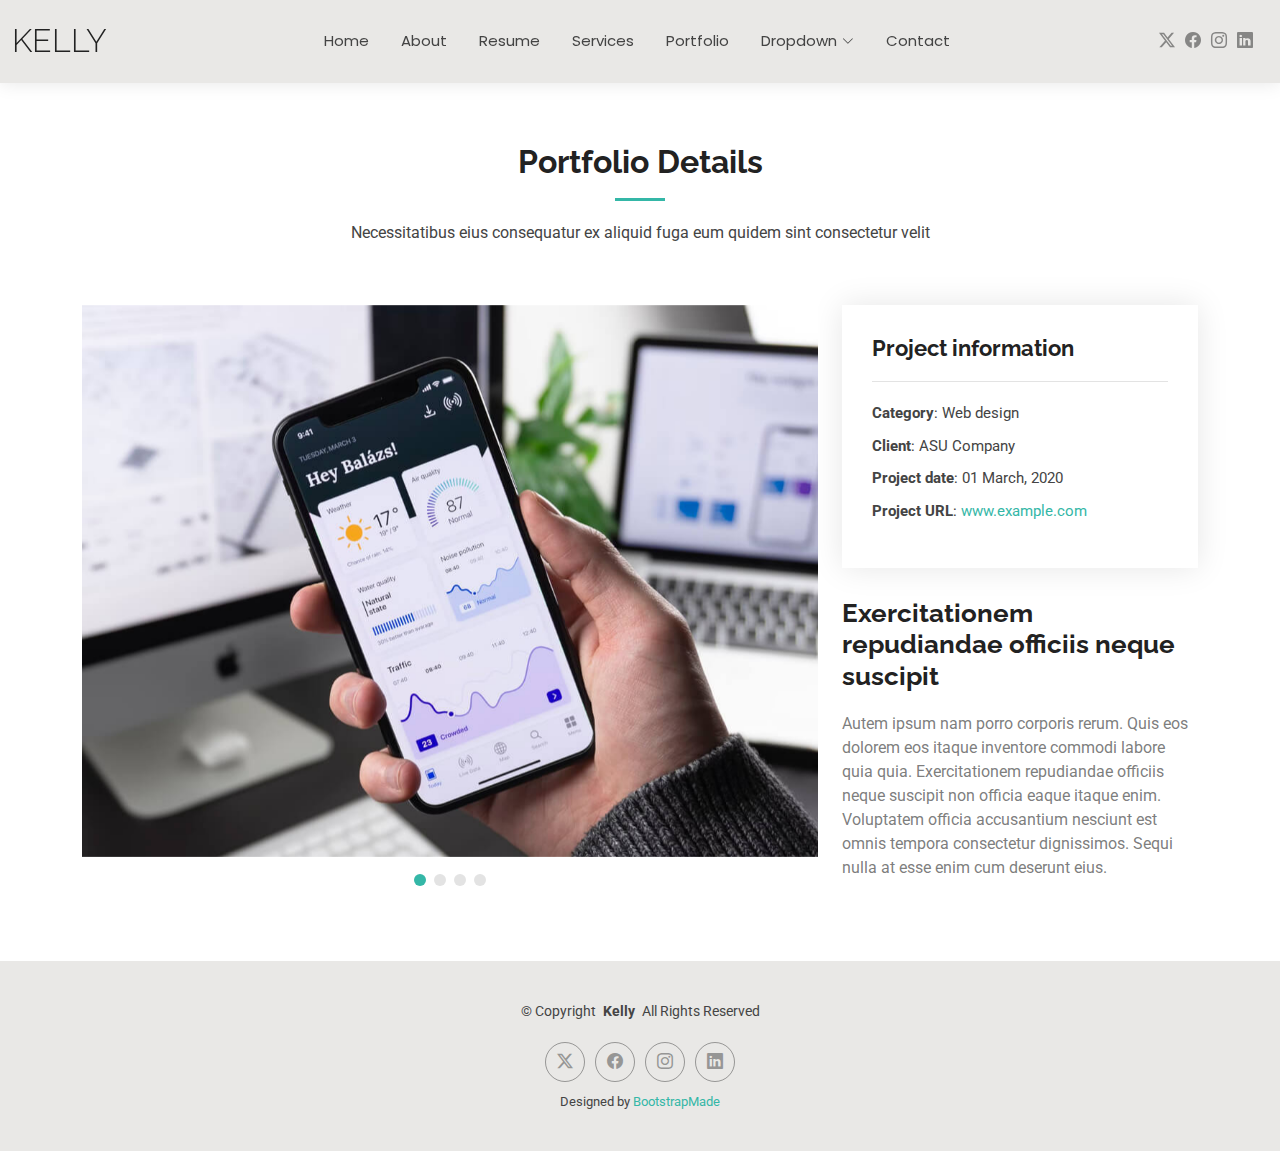
<file: portfolio-details.html>
<!DOCTYPE html>
<html lang="en">

<head>
  <meta charset="utf-8">
  <meta content="width=device-width, initial-scale=1.0" name="viewport">
  <title>Portfolio Details - Kelly Bootstrap Template</title>
  <meta name="description" content="">
  <meta name="keywords" content="">

  <!-- Favicons -->
  <link href="assets/img/favicon.png" rel="icon">
  <link href="assets/img/apple-touch-icon.png" rel="apple-touch-icon">

  <!-- Fonts -->
  <link href="https://fonts.googleapis.com" rel="preconnect">
  <link href="https://fonts.gstatic.com" rel="preconnect" crossorigin>
  <link href="https://fonts.googleapis.com/css2?family=Roboto:ital,wght@0,100;0,300;0,400;0,500;0,700;0,900;1,100;1,300;1,400;1,500;1,700;1,900&family=Poppins:ital,wght@0,100;0,200;0,300;0,400;0,500;0,600;0,700;0,800;0,900;1,100;1,200;1,300;1,400;1,500;1,600;1,700;1,800;1,900&family=Raleway:ital,wght@0,100;0,200;0,300;0,400;0,500;0,600;0,700;0,800;0,900;1,100;1,200;1,300;1,400;1,500;1,600;1,700;1,800;1,900&display=swap" rel="stylesheet">

  <!-- Vendor CSS Files -->
  <link href="assets/vendor/bootstrap/css/bootstrap.min.css" rel="stylesheet">
  <link href="assets/vendor/bootstrap-icons/bootstrap-icons.css" rel="stylesheet">
  <link href="assets/vendor/aos/aos.css" rel="stylesheet">
  <link href="assets/vendor/swiper/swiper-bundle.min.css" rel="stylesheet">
  <link href="assets/vendor/glightbox/css/glightbox.min.css" rel="stylesheet">

  <!-- Main CSS File -->
  <link href="assets/css/main.css" rel="stylesheet">

  <!-- =======================================================
  * Template Name: Kelly
  * Template URL: https://bootstrapmade.com/kelly-free-bootstrap-cv-resume-html-template/
  * Updated: Jul 30 2024 with Bootstrap v5.3.3
  * Author: BootstrapMade.com
  * License: https://bootstrapmade.com/license/
  ======================================================== -->
</head>

<body class="portfolio-details-page">

  <header id="header" class="header d-flex align-items-center light-background sticky-top">
    <div class="container-fluid position-relative d-flex align-items-center justify-content-between">

      <a href="index.html" class="logo d-flex align-items-center me-auto me-xl-0">
        <!-- Uncomment the line below if you also wish to use an image logo -->
        <!-- <img src="assets/img/logo.png" alt=""> -->
        <h1 class="sitename">Kelly</h1>
      </a>

      <nav id="navmenu" class="navmenu">
        <ul>
          <li><a href="index.html">Home</a></li>
          <li><a href="about.html">About</a></li>
          <li><a href="resume.html">Resume</a></li>
          <li><a href="services.html">Services</a></li>
          <li><a href="portfolio.html">Portfolio</a></li>
          <li class="dropdown"><a href="#"><span>Dropdown</span> <i class="bi bi-chevron-down toggle-dropdown"></i></a>
            <ul>
              <li><a href="#">Dropdown 1</a></li>
              <li class="dropdown"><a href="#"><span>Deep Dropdown</span> <i class="bi bi-chevron-down toggle-dropdown"></i></a>
                <ul>
                  <li><a href="#">Deep Dropdown 1</a></li>
                  <li><a href="#">Deep Dropdown 2</a></li>
                  <li><a href="#">Deep Dropdown 3</a></li>
                  <li><a href="#">Deep Dropdown 4</a></li>
                  <li><a href="#">Deep Dropdown 5</a></li>
                </ul>
              </li>
              <li><a href="#">Dropdown 2</a></li>
              <li><a href="#">Dropdown 3</a></li>
              <li><a href="#">Dropdown 4</a></li>
            </ul>
          </li>
          <li><a href="contact.html">Contact</a></li>
        </ul>
        <i class="mobile-nav-toggle d-xl-none bi bi-list"></i>
      </nav>

      <div class="header-social-links">
        <a href="#" class="twitter"><i class="bi bi-twitter-x"></i></a>
        <a href="#" class="facebook"><i class="bi bi-facebook"></i></a>
        <a href="#" class="instagram"><i class="bi bi-instagram"></i></a>
        <a href="#" class="linkedin"><i class="bi bi-linkedin"></i></a>
      </div>

    </div>
  </header>

  <main class="main">

    <!-- Portfolio Details Section -->
    <section id="portfolio-details" class="portfolio-details section">

      <!-- Section Title -->
      <div class="container section-title" data-aos="fade-up">
        <h2>Portfolio Details</h2>
        <p>Necessitatibus eius consequatur ex aliquid fuga eum quidem sint consectetur velit</p>
      </div><!-- End Section Title -->

      <div class="container" data-aos="fade-up" data-aos-delay="100">

        <div class="row gy-4">

          <div class="col-lg-8">
            <div class="portfolio-details-slider swiper init-swiper">

              <script type="application/json" class="swiper-config">
                {
                  "loop": true,
                  "speed": 600,
                  "autoplay": {
                    "delay": 5000
                  },
                  "slidesPerView": "auto",
                  "pagination": {
                    "el": ".swiper-pagination",
                    "type": "bullets",
                    "clickable": true
                  }
                }
              </script>

              <div class="swiper-wrapper align-items-center">

                <div class="swiper-slide">
                  <img src="assets/img/portfolio/app-1.jpg" alt="">
                </div>

                <div class="swiper-slide">
                  <img src="assets/img/portfolio/product-1.jpg" alt="">
                </div>

                <div class="swiper-slide">
                  <img src="assets/img/portfolio/branding-1.jpg" alt="">
                </div>

                <div class="swiper-slide">
                  <img src="assets/img/portfolio/books-1.jpg" alt="">
                </div>

              </div>
              <div class="swiper-pagination"></div>
            </div>
          </div>

          <div class="col-lg-4">
            <div class="portfolio-info" data-aos="fade-up" data-aos-delay="200">
              <h3>Project information</h3>
              <ul>
                <li><strong>Category</strong>: Web design</li>
                <li><strong>Client</strong>: ASU Company</li>
                <li><strong>Project date</strong>: 01 March, 2020</li>
                <li><strong>Project URL</strong>: <a href="#">www.example.com</a></li>
              </ul>
            </div>
            <div class="portfolio-description" data-aos="fade-up" data-aos-delay="300">
              <h2>Exercitationem repudiandae officiis neque suscipit</h2>
              <p>
                Autem ipsum nam porro corporis rerum. Quis eos dolorem eos itaque inventore commodi labore quia quia. Exercitationem repudiandae officiis neque suscipit non officia eaque itaque enim. Voluptatem officia accusantium nesciunt est omnis tempora consectetur dignissimos. Sequi nulla at esse enim cum deserunt eius.
              </p>
            </div>
          </div>

        </div>

      </div>

    </section><!-- /Portfolio Details Section -->

  </main>

  <footer id="footer" class="footer light-background">

    <div class="container">
      <div class="copyright text-center ">
        <p>© <span>Copyright</span> <strong class="px-1 sitename">Kelly</strong> <span>All Rights Reserved<br></span></p>
      </div>
      <div class="social-links d-flex justify-content-center">
        <a href=""><i class="bi bi-twitter-x"></i></a>
        <a href=""><i class="bi bi-facebook"></i></a>
        <a href=""><i class="bi bi-instagram"></i></a>
        <a href=""><i class="bi bi-linkedin"></i></a>
      </div>
      <div class="credits">
        <!-- All the links in the footer should remain intact. -->
        <!-- You can delete the links only if you've purchased the pro version. -->
        <!-- Licensing information: https://bootstrapmade.com/license/ -->
        <!-- Purchase the pro version with working PHP/AJAX contact form: [buy-url] -->
        Designed by <a href="https://bootstrapmade.com/">BootstrapMade</a>
      </div>
    </div>

  </footer>

  <!-- Scroll Top -->
  <a href="#" id="scroll-top" class="scroll-top d-flex align-items-center justify-content-center"><i class="bi bi-arrow-up-short"></i></a>

  <!-- Preloader -->
  <div id="preloader"></div>

  <!-- Vendor JS Files -->
  <script src="assets/vendor/bootstrap/js/bootstrap.bundle.min.js"></script>
  <script src="assets/vendor/php-email-form/validate.js"></script>
  <script src="assets/vendor/aos/aos.js"></script>
  <script src="assets/vendor/waypoints/noframework.waypoints.js"></script>
  <script src="assets/vendor/purecounter/purecounter_vanilla.js"></script>
  <script src="assets/vendor/swiper/swiper-bundle.min.js"></script>
  <script src="assets/vendor/glightbox/js/glightbox.min.js"></script>
  <script src="assets/vendor/imagesloaded/imagesloaded.pkgd.min.js"></script>
  <script src="assets/vendor/isotope-layout/isotope.pkgd.min.js"></script>

  <!-- Main JS File -->
  <script src="assets/js/main.js"></script>

</body>

</html>
</file>
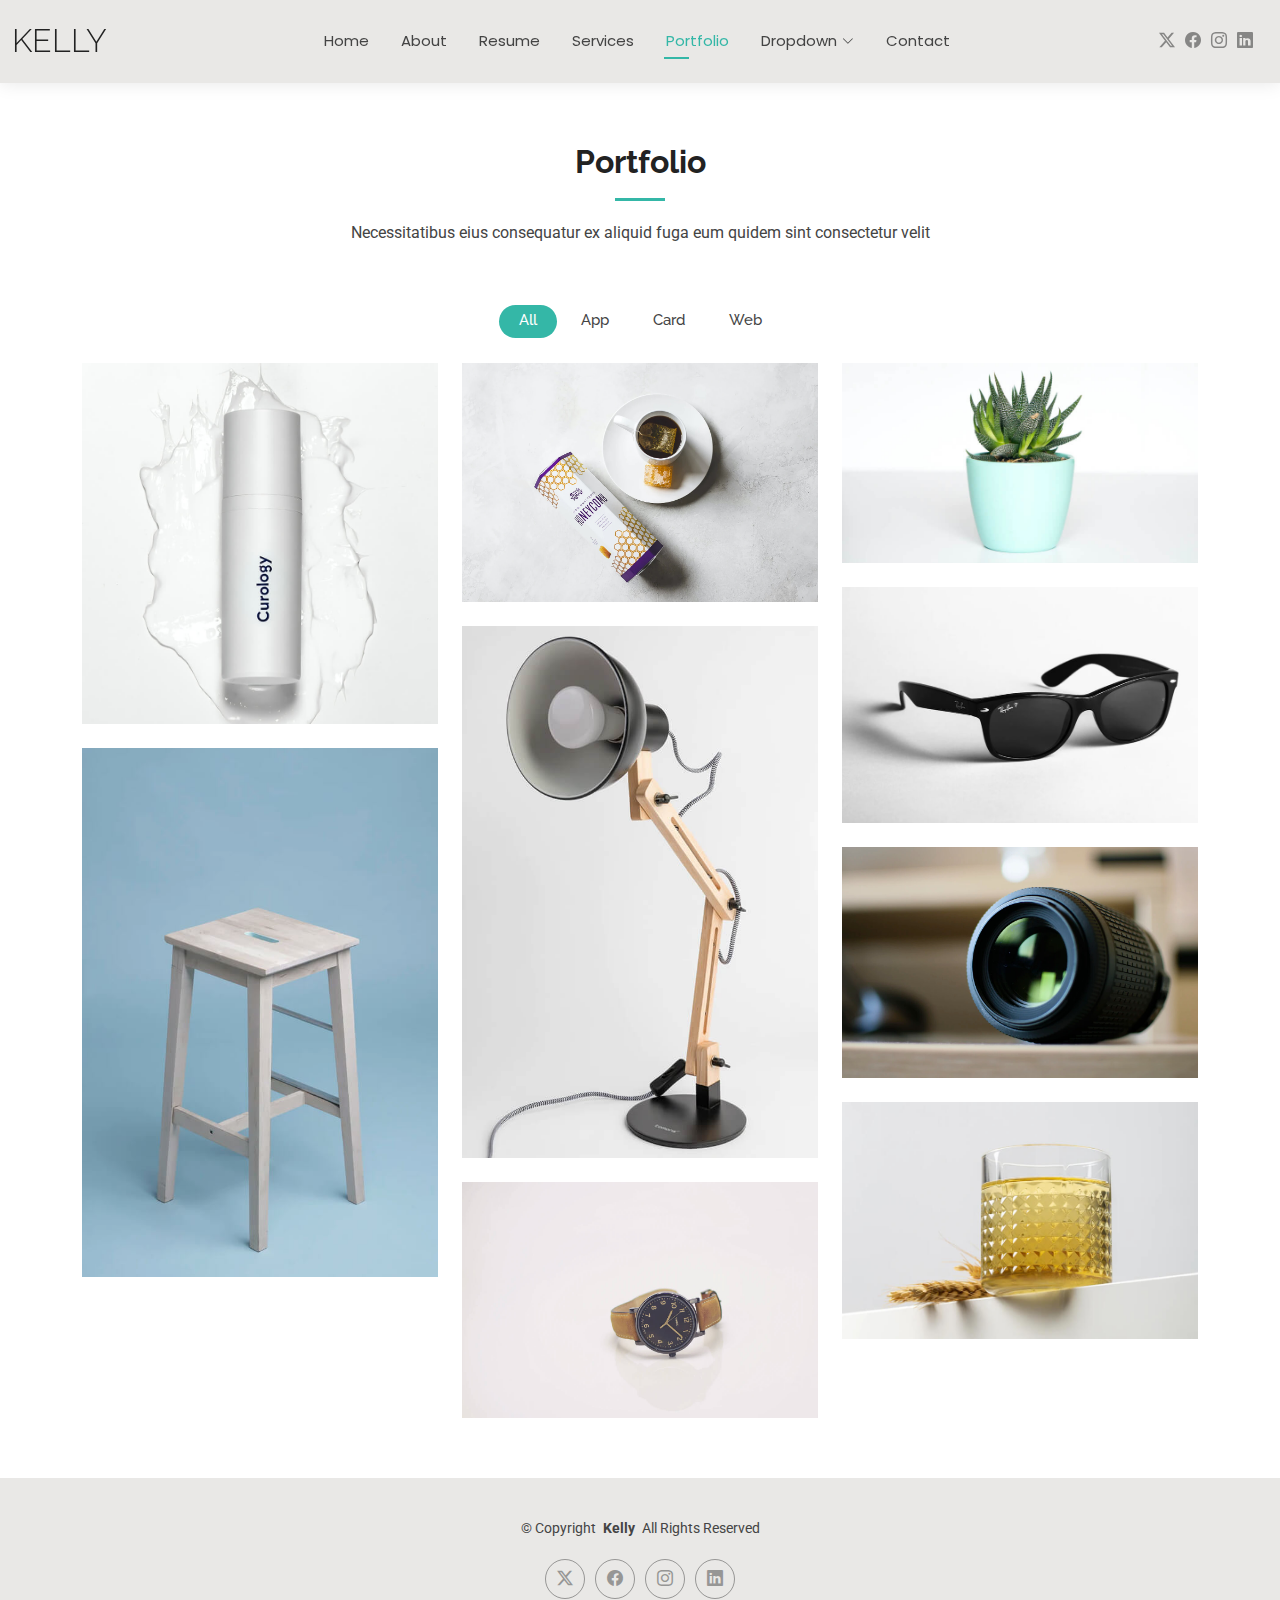
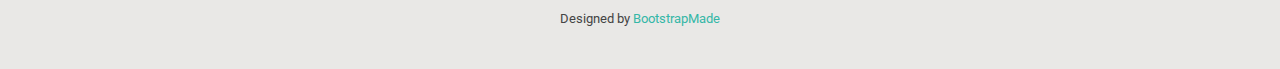
<file: portfolio.html>
<!DOCTYPE html>
<html lang="en">

<head>
  <meta charset="utf-8">
  <meta content="width=device-width, initial-scale=1.0" name="viewport">
  <title>Portfolio - Kelly Bootstrap Template</title>
  <meta name="description" content="">
  <meta name="keywords" content="">

  <!-- Favicons -->
  <link href="assets/img/favicon.png" rel="icon">
  <link href="assets/img/apple-touch-icon.png" rel="apple-touch-icon">

  <!-- Fonts -->
  <link href="https://fonts.googleapis.com" rel="preconnect">
  <link href="https://fonts.gstatic.com" rel="preconnect" crossorigin>
  <link href="https://fonts.googleapis.com/css2?family=Roboto:ital,wght@0,100;0,300;0,400;0,500;0,700;0,900;1,100;1,300;1,400;1,500;1,700;1,900&family=Poppins:ital,wght@0,100;0,200;0,300;0,400;0,500;0,600;0,700;0,800;0,900;1,100;1,200;1,300;1,400;1,500;1,600;1,700;1,800;1,900&family=Raleway:ital,wght@0,100;0,200;0,300;0,400;0,500;0,600;0,700;0,800;0,900;1,100;1,200;1,300;1,400;1,500;1,600;1,700;1,800;1,900&display=swap" rel="stylesheet">

  <!-- Vendor CSS Files -->
  <link href="assets/vendor/bootstrap/css/bootstrap.min.css" rel="stylesheet">
  <link href="assets/vendor/bootstrap-icons/bootstrap-icons.css" rel="stylesheet">
  <link href="assets/vendor/aos/aos.css" rel="stylesheet">
  <link href="assets/vendor/swiper/swiper-bundle.min.css" rel="stylesheet">
  <link href="assets/vendor/glightbox/css/glightbox.min.css" rel="stylesheet">

  <!-- Main CSS File -->
  <link href="assets/css/main.css" rel="stylesheet">

  <!-- =======================================================
  * Template Name: Kelly
  * Template URL: https://bootstrapmade.com/kelly-free-bootstrap-cv-resume-html-template/
  * Updated: Jul 30 2024 with Bootstrap v5.3.3
  * Author: BootstrapMade.com
  * License: https://bootstrapmade.com/license/
  ======================================================== -->
</head>

<body class="portfolio-page">

  <header id="header" class="header d-flex align-items-center light-background sticky-top">
    <div class="container-fluid position-relative d-flex align-items-center justify-content-between">

      <a href="index.html" class="logo d-flex align-items-center me-auto me-xl-0">
        <!-- Uncomment the line below if you also wish to use an image logo -->
        <!-- <img src="assets/img/logo.png" alt=""> -->
        <h1 class="sitename">Kelly</h1>
      </a>

      <nav id="navmenu" class="navmenu">
        <ul>
          <li><a href="index.html">Home</a></li>
          <li><a href="about.html">About</a></li>
          <li><a href="resume.html">Resume</a></li>
          <li><a href="services.html">Services</a></li>
          <li><a href="portfolio.html" class="active">Portfolio</a></li>
          <li class="dropdown"><a href="#"><span>Dropdown</span> <i class="bi bi-chevron-down toggle-dropdown"></i></a>
            <ul>
              <li><a href="#">Dropdown 1</a></li>
              <li class="dropdown"><a href="#"><span>Deep Dropdown</span> <i class="bi bi-chevron-down toggle-dropdown"></i></a>
                <ul>
                  <li><a href="#">Deep Dropdown 1</a></li>
                  <li><a href="#">Deep Dropdown 2</a></li>
                  <li><a href="#">Deep Dropdown 3</a></li>
                  <li><a href="#">Deep Dropdown 4</a></li>
                  <li><a href="#">Deep Dropdown 5</a></li>
                </ul>
              </li>
              <li><a href="#">Dropdown 2</a></li>
              <li><a href="#">Dropdown 3</a></li>
              <li><a href="#">Dropdown 4</a></li>
            </ul>
          </li>
          <li><a href="contact.html">Contact</a></li>
        </ul>
        <i class="mobile-nav-toggle d-xl-none bi bi-list"></i>
      </nav>

      <div class="header-social-links">
        <a href="#" class="twitter"><i class="bi bi-twitter-x"></i></a>
        <a href="#" class="facebook"><i class="bi bi-facebook"></i></a>
        <a href="#" class="instagram"><i class="bi bi-instagram"></i></a>
        <a href="#" class="linkedin"><i class="bi bi-linkedin"></i></a>
      </div>

    </div>
  </header>

  <main class="main">

    <!-- Portfolio Section -->
    <section id="portfolio" class="portfolio section">

      <!-- Section Title -->
      <div class="container section-title" data-aos="fade-up">
        <h2>Portfolio</h2>
        <p>Necessitatibus eius consequatur ex aliquid fuga eum quidem sint consectetur velit</p>
      </div><!-- End Section Title -->

      <div class="container">

        <div class="isotope-layout" data-default-filter="*" data-layout="masonry" data-sort="original-order">

          <ul class="portfolio-filters isotope-filters" data-aos="fade-up" data-aos-delay="100">
            <li data-filter="*" class="filter-active">All</li>
            <li data-filter=".filter-app">App</li>
            <li data-filter=".filter-product">Card</li>
            <li data-filter=".filter-branding">Web</li>
          </ul><!-- End Portfolio Filters -->

          <div class="row gy-4 isotope-container" data-aos="fade-up" data-aos-delay="200">

            <div class="col-lg-4 col-md-6 portfolio-item isotope-item filter-app">
              <img src="assets/img/masonry-portfolio/masonry-portfolio-1.jpg" class="img-fluid" alt="">
              <div class="portfolio-info">
                <h4>App 1</h4>
                <p>Lorem ipsum, dolor sit</p>
                <a href="assets/img/masonry-portfolio/masonry-portfolio-1.jpg" title="App 1" data-gallery="portfolio-gallery-app" class="glightbox preview-link"><i class="bi bi-zoom-in"></i></a>
                <a href="portfolio-details.html" title="More Details" class="details-link"><i class="bi bi-link-45deg"></i></a>
              </div>
            </div><!-- End Portfolio Item -->

            <div class="col-lg-4 col-md-6 portfolio-item isotope-item filter-product">
              <img src="assets/img/masonry-portfolio/masonry-portfolio-2.jpg" class="img-fluid" alt="">
              <div class="portfolio-info">
                <h4>Product 1</h4>
                <p>Lorem ipsum, dolor sit</p>
                <a href="assets/img/masonry-portfolio/masonry-portfolio-2.jpg" title="Product 1" data-gallery="portfolio-gallery-product" class="glightbox preview-link"><i class="bi bi-zoom-in"></i></a>
                <a href="portfolio-details.html" title="More Details" class="details-link"><i class="bi bi-link-45deg"></i></a>
              </div>
            </div><!-- End Portfolio Item -->

            <div class="col-lg-4 col-md-6 portfolio-item isotope-item filter-branding">
              <img src="assets/img/masonry-portfolio/masonry-portfolio-3.jpg" class="img-fluid" alt="">
              <div class="portfolio-info">
                <h4>Branding 1</h4>
                <p>Lorem ipsum, dolor sit</p>
                <a href="assets/img/masonry-portfolio/masonry-portfolio-3.jpg" title="Branding 1" data-gallery="portfolio-gallery-branding" class="glightbox preview-link"><i class="bi bi-zoom-in"></i></a>
                <a href="portfolio-details.html" title="More Details" class="details-link"><i class="bi bi-link-45deg"></i></a>
              </div>
            </div><!-- End Portfolio Item -->

            <div class="col-lg-4 col-md-6 portfolio-item isotope-item filter-app">
              <img src="assets/img/masonry-portfolio/masonry-portfolio-4.jpg" class="img-fluid" alt="">
              <div class="portfolio-info">
                <h4>App 2</h4>
                <p>Lorem ipsum, dolor sit</p>
                <a href="assets/img/masonry-portfolio/masonry-portfolio-4.jpg" title="App 2" data-gallery="portfolio-gallery-app" class="glightbox preview-link"><i class="bi bi-zoom-in"></i></a>
                <a href="portfolio-details.html" title="More Details" class="details-link"><i class="bi bi-link-45deg"></i></a>
              </div>
            </div><!-- End Portfolio Item -->

            <div class="col-lg-4 col-md-6 portfolio-item isotope-item filter-product">
              <img src="assets/img/masonry-portfolio/masonry-portfolio-5.jpg" class="img-fluid" alt="">
              <div class="portfolio-info">
                <h4>Product 2</h4>
                <p>Lorem ipsum, dolor sit</p>
                <a href="assets/img/masonry-portfolio/masonry-portfolio-5.jpg" title="Product 2" data-gallery="portfolio-gallery-product" class="glightbox preview-link"><i class="bi bi-zoom-in"></i></a>
                <a href="portfolio-details.html" title="More Details" class="details-link"><i class="bi bi-link-45deg"></i></a>
              </div>
            </div><!-- End Portfolio Item -->

            <div class="col-lg-4 col-md-6 portfolio-item isotope-item filter-branding">
              <img src="assets/img/masonry-portfolio/masonry-portfolio-6.jpg" class="img-fluid" alt="">
              <div class="portfolio-info">
                <h4>Branding 2</h4>
                <p>Lorem ipsum, dolor sit</p>
                <a href="assets/img/masonry-portfolio/masonry-portfolio-6.jpg" title="Branding 2" data-gallery="portfolio-gallery-branding" class="glightbox preview-link"><i class="bi bi-zoom-in"></i></a>
                <a href="portfolio-details.html" title="More Details" class="details-link"><i class="bi bi-link-45deg"></i></a>
              </div>
            </div><!-- End Portfolio Item -->

            <div class="col-lg-4 col-md-6 portfolio-item isotope-item filter-app">
              <img src="assets/img/masonry-portfolio/masonry-portfolio-7.jpg" class="img-fluid" alt="">
              <div class="portfolio-info">
                <h4>App 3</h4>
                <p>Lorem ipsum, dolor sit</p>
                <a href="assets/img/masonry-portfolio/masonry-portfolio-7.jpg" title="App 3" data-gallery="portfolio-gallery-app" class="glightbox preview-link"><i class="bi bi-zoom-in"></i></a>
                <a href="portfolio-details.html" title="More Details" class="details-link"><i class="bi bi-link-45deg"></i></a>
              </div>
            </div><!-- End Portfolio Item -->

            <div class="col-lg-4 col-md-6 portfolio-item isotope-item filter-product">
              <img src="assets/img/masonry-portfolio/masonry-portfolio-8.jpg" class="img-fluid" alt="">
              <div class="portfolio-info">
                <h4>Product 3</h4>
                <p>Lorem ipsum, dolor sit</p>
                <a href="assets/img/masonry-portfolio/masonry-portfolio-8.jpg" title="Product 3" data-gallery="portfolio-gallery-product" class="glightbox preview-link"><i class="bi bi-zoom-in"></i></a>
                <a href="portfolio-details.html" title="More Details" class="details-link"><i class="bi bi-link-45deg"></i></a>
              </div>
            </div><!-- End Portfolio Item -->

            <div class="col-lg-4 col-md-6 portfolio-item isotope-item filter-branding">
              <img src="assets/img/masonry-portfolio/masonry-portfolio-9.jpg" class="img-fluid" alt="">
              <div class="portfolio-info">
                <h4>Branding 3</h4>
                <p>Lorem ipsum, dolor sit</p>
                <a href="assets/img/masonry-portfolio/masonry-portfolio-9.jpg" title="Branding 2" data-gallery="portfolio-gallery-branding" class="glightbox preview-link"><i class="bi bi-zoom-in"></i></a>
                <a href="portfolio-details.html" title="More Details" class="details-link"><i class="bi bi-link-45deg"></i></a>
              </div>
            </div><!-- End Portfolio Item -->

          </div><!-- End Portfolio Container -->

        </div>

      </div>

    </section><!-- /Portfolio Section -->

  </main>

  <footer id="footer" class="footer light-background">

    <div class="container">
      <div class="copyright text-center ">
        <p>© <span>Copyright</span> <strong class="px-1 sitename">Kelly</strong> <span>All Rights Reserved<br></span></p>
      </div>
      <div class="social-links d-flex justify-content-center">
        <a href=""><i class="bi bi-twitter-x"></i></a>
        <a href=""><i class="bi bi-facebook"></i></a>
        <a href=""><i class="bi bi-instagram"></i></a>
        <a href=""><i class="bi bi-linkedin"></i></a>
      </div>
      <div class="credits">
        <!-- All the links in the footer should remain intact. -->
        <!-- You can delete the links only if you've purchased the pro version. -->
        <!-- Licensing information: https://bootstrapmade.com/license/ -->
        <!-- Purchase the pro version with working PHP/AJAX contact form: [buy-url] -->
        Designed by <a href="https://bootstrapmade.com/">BootstrapMade</a>
      </div>
    </div>

  </footer>

  <!-- Scroll Top -->
  <a href="#" id="scroll-top" class="scroll-top d-flex align-items-center justify-content-center"><i class="bi bi-arrow-up-short"></i></a>

  <!-- Preloader -->
  <div id="preloader"></div>

  <!-- Vendor JS Files -->
  <script src="assets/vendor/bootstrap/js/bootstrap.bundle.min.js"></script>
  <script src="assets/vendor/php-email-form/validate.js"></script>
  <script src="assets/vendor/aos/aos.js"></script>
  <script src="assets/vendor/waypoints/noframework.waypoints.js"></script>
  <script src="assets/vendor/purecounter/purecounter_vanilla.js"></script>
  <script src="assets/vendor/swiper/swiper-bundle.min.js"></script>
  <script src="assets/vendor/glightbox/js/glightbox.min.js"></script>
  <script src="assets/vendor/imagesloaded/imagesloaded.pkgd.min.js"></script>
  <script src="assets/vendor/isotope-layout/isotope.pkgd.min.js"></script>

  <!-- Main JS File -->
  <script src="assets/js/main.js"></script>

</body>

</html>
</file>
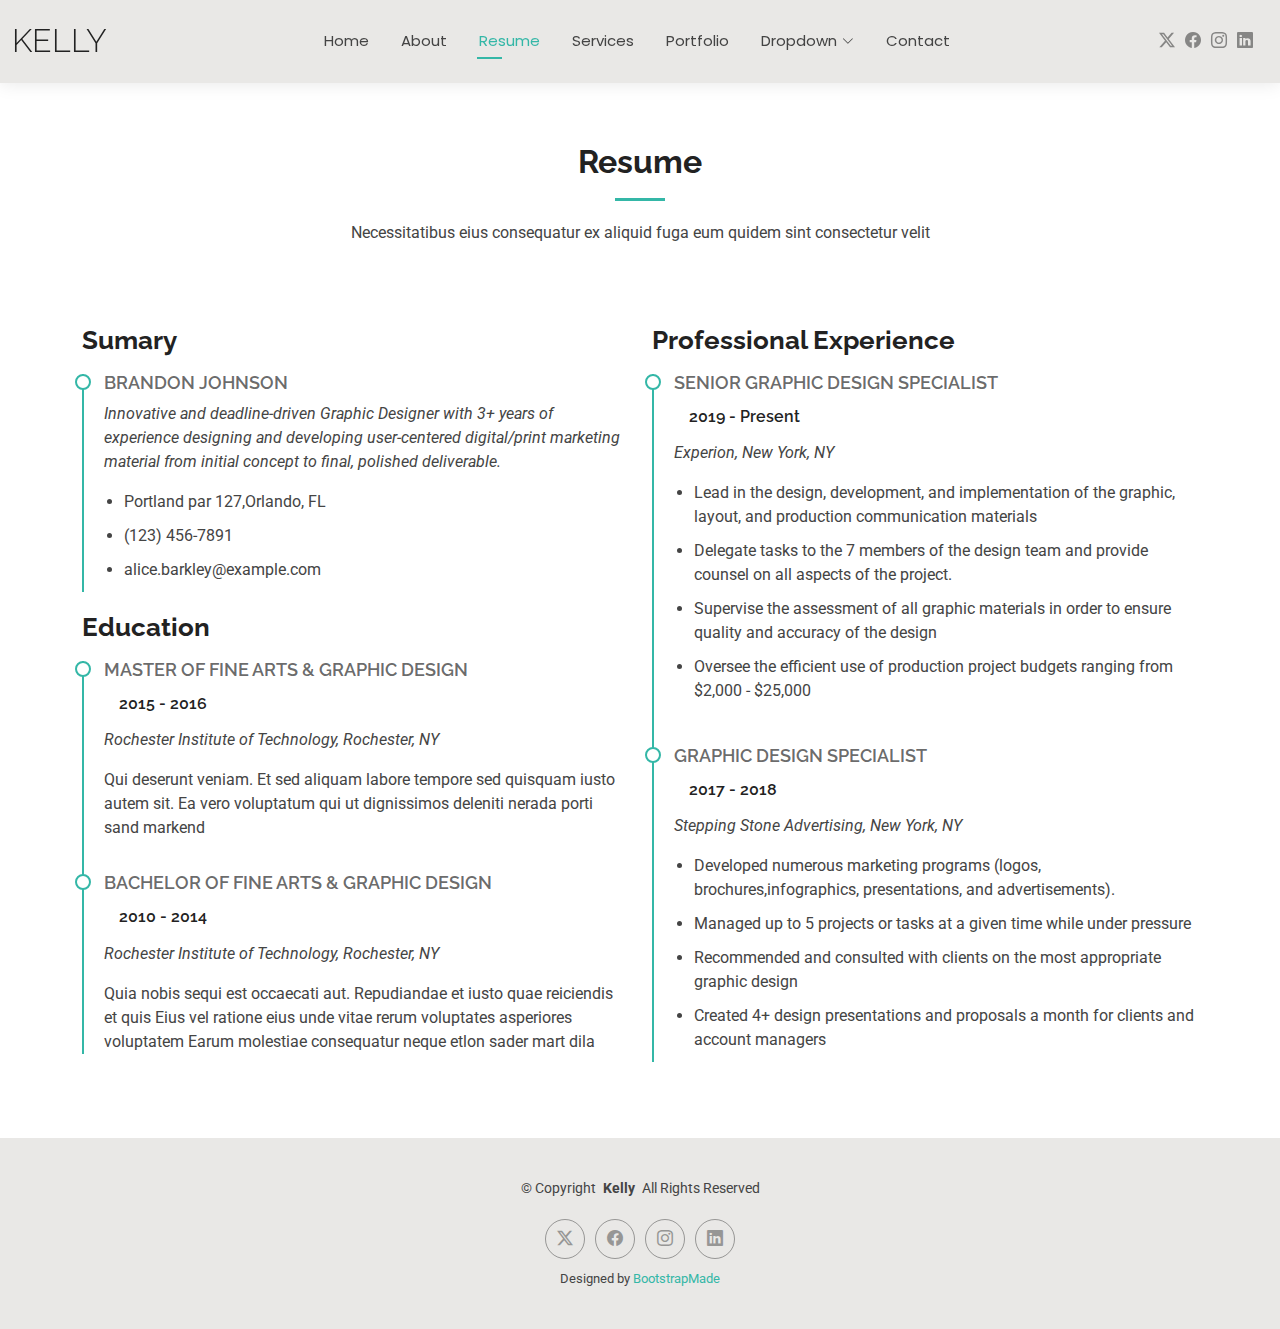
<file: resume.html>
<!DOCTYPE html>
<html lang="en">

<head>
  <meta charset="utf-8">
  <meta content="width=device-width, initial-scale=1.0" name="viewport">
  <title>Resume - Kelly Bootstrap Template</title>
  <meta name="description" content="">
  <meta name="keywords" content="">

  <!-- Favicons -->
  <link href="assets/img/favicon.png" rel="icon">
  <link href="assets/img/apple-touch-icon.png" rel="apple-touch-icon">

  <!-- Fonts -->
  <link href="https://fonts.googleapis.com" rel="preconnect">
  <link href="https://fonts.gstatic.com" rel="preconnect" crossorigin>
  <link href="https://fonts.googleapis.com/css2?family=Roboto:ital,wght@0,100;0,300;0,400;0,500;0,700;0,900;1,100;1,300;1,400;1,500;1,700;1,900&family=Poppins:ital,wght@0,100;0,200;0,300;0,400;0,500;0,600;0,700;0,800;0,900;1,100;1,200;1,300;1,400;1,500;1,600;1,700;1,800;1,900&family=Raleway:ital,wght@0,100;0,200;0,300;0,400;0,500;0,600;0,700;0,800;0,900;1,100;1,200;1,300;1,400;1,500;1,600;1,700;1,800;1,900&display=swap" rel="stylesheet">

  <!-- Vendor CSS Files -->
  <link href="assets/vendor/bootstrap/css/bootstrap.min.css" rel="stylesheet">
  <link href="assets/vendor/bootstrap-icons/bootstrap-icons.css" rel="stylesheet">
  <link href="assets/vendor/aos/aos.css" rel="stylesheet">
  <link href="assets/vendor/swiper/swiper-bundle.min.css" rel="stylesheet">
  <link href="assets/vendor/glightbox/css/glightbox.min.css" rel="stylesheet">

  <!-- Main CSS File -->
  <link href="assets/css/main.css" rel="stylesheet">

  <!-- =======================================================
  * Template Name: Kelly
  * Template URL: https://bootstrapmade.com/kelly-free-bootstrap-cv-resume-html-template/
  * Updated: Jul 30 2024 with Bootstrap v5.3.3
  * Author: BootstrapMade.com
  * License: https://bootstrapmade.com/license/
  ======================================================== -->
</head>

<body class="resume-page">

  <header id="header" class="header d-flex align-items-center light-background sticky-top">
    <div class="container-fluid position-relative d-flex align-items-center justify-content-between">

      <a href="index.html" class="logo d-flex align-items-center me-auto me-xl-0">
        <!-- Uncomment the line below if you also wish to use an image logo -->
        <!-- <img src="assets/img/logo.png" alt=""> -->
        <h1 class="sitename">Kelly</h1>
      </a>

      <nav id="navmenu" class="navmenu">
        <ul>
          <li><a href="index.html">Home</a></li>
          <li><a href="about.html">About</a></li>
          <li><a href="resume.html" class="active">Resume</a></li>
          <li><a href="services.html">Services</a></li>
          <li><a href="portfolio.html">Portfolio</a></li>
          <li class="dropdown"><a href="#"><span>Dropdown</span> <i class="bi bi-chevron-down toggle-dropdown"></i></a>
            <ul>
              <li><a href="#">Dropdown 1</a></li>
              <li class="dropdown"><a href="#"><span>Deep Dropdown</span> <i class="bi bi-chevron-down toggle-dropdown"></i></a>
                <ul>
                  <li><a href="#">Deep Dropdown 1</a></li>
                  <li><a href="#">Deep Dropdown 2</a></li>
                  <li><a href="#">Deep Dropdown 3</a></li>
                  <li><a href="#">Deep Dropdown 4</a></li>
                  <li><a href="#">Deep Dropdown 5</a></li>
                </ul>
              </li>
              <li><a href="#">Dropdown 2</a></li>
              <li><a href="#">Dropdown 3</a></li>
              <li><a href="#">Dropdown 4</a></li>
            </ul>
          </li>
          <li><a href="contact.html">Contact</a></li>
        </ul>
        <i class="mobile-nav-toggle d-xl-none bi bi-list"></i>
      </nav>

      <div class="header-social-links">
        <a href="#" class="twitter"><i class="bi bi-twitter-x"></i></a>
        <a href="#" class="facebook"><i class="bi bi-facebook"></i></a>
        <a href="#" class="instagram"><i class="bi bi-instagram"></i></a>
        <a href="#" class="linkedin"><i class="bi bi-linkedin"></i></a>
      </div>

    </div>
  </header>

  <main class="main">

    <!-- Resume Section -->
    <section id="resume" class="resume section">

      <!-- Section Title -->
      <div class="container section-title" data-aos="fade-up">
        <h2>Resume</h2>
        <p>Necessitatibus eius consequatur ex aliquid fuga eum quidem sint consectetur velit</p>
      </div><!-- End Section Title -->

      <div class="container">

        <div class="row">

          <div class="col-lg-6" data-aos="fade-up" data-aos-delay="100">
            <h3 class="resume-title">Sumary</h3>

            <div class="resume-item pb-0">
              <h4>Brandon Johnson</h4>
              <p><em>Innovative and deadline-driven Graphic Designer with 3+ years of experience designing and developing user-centered digital/print marketing material from initial concept to final, polished deliverable.</em></p>
              <ul>
                <li>Portland par 127,Orlando, FL</li>
                <li>(123) 456-7891</li>
                <li>alice.barkley@example.com</li>
              </ul>
            </div><!-- Edn Resume Item -->

            <h3 class="resume-title">Education</h3>
            <div class="resume-item">
              <h4>Master of Fine Arts &amp; Graphic Design</h4>
              <h5>2015 - 2016</h5>
              <p><em>Rochester Institute of Technology, Rochester, NY</em></p>
              <p>Qui deserunt veniam. Et sed aliquam labore tempore sed quisquam iusto autem sit. Ea vero voluptatum qui ut dignissimos deleniti nerada porti sand markend</p>
            </div><!-- Edn Resume Item -->

            <div class="resume-item">
              <h4>Bachelor of Fine Arts &amp; Graphic Design</h4>
              <h5>2010 - 2014</h5>
              <p><em>Rochester Institute of Technology, Rochester, NY</em></p>
              <p>Quia nobis sequi est occaecati aut. Repudiandae et iusto quae reiciendis et quis Eius vel ratione eius unde vitae rerum voluptates asperiores voluptatem Earum molestiae consequatur neque etlon sader mart dila</p>
            </div><!-- Edn Resume Item -->

          </div>

          <div class="col-lg-6" data-aos="fade-up" data-aos-delay="200">
            <h3 class="resume-title">Professional Experience</h3>
            <div class="resume-item">
              <h4>Senior graphic design specialist</h4>
              <h5>2019 - Present</h5>
              <p><em>Experion, New York, NY </em></p>
              <ul>
                <li>Lead in the design, development, and implementation of the graphic, layout, and production communication materials</li>
                <li>Delegate tasks to the 7 members of the design team and provide counsel on all aspects of the project. </li>
                <li>Supervise the assessment of all graphic materials in order to ensure quality and accuracy of the design</li>
                <li>Oversee the efficient use of production project budgets ranging from $2,000 - $25,000</li>
              </ul>
            </div><!-- Edn Resume Item -->

            <div class="resume-item">
              <h4>Graphic design specialist</h4>
              <h5>2017 - 2018</h5>
              <p><em>Stepping Stone Advertising, New York, NY</em></p>
              <ul>
                <li>Developed numerous marketing programs (logos, brochures,infographics, presentations, and advertisements).</li>
                <li>Managed up to 5 projects or tasks at a given time while under pressure</li>
                <li>Recommended and consulted with clients on the most appropriate graphic design</li>
                <li>Created 4+ design presentations and proposals a month for clients and account managers</li>
              </ul>
            </div><!-- Edn Resume Item -->

          </div>

        </div>

      </div>

    </section><!-- /Resume Section -->

  </main>

  <footer id="footer" class="footer light-background">

    <div class="container">
      <div class="copyright text-center ">
        <p>© <span>Copyright</span> <strong class="px-1 sitename">Kelly</strong> <span>All Rights Reserved<br></span></p>
      </div>
      <div class="social-links d-flex justify-content-center">
        <a href=""><i class="bi bi-twitter-x"></i></a>
        <a href=""><i class="bi bi-facebook"></i></a>
        <a href=""><i class="bi bi-instagram"></i></a>
        <a href=""><i class="bi bi-linkedin"></i></a>
      </div>
      <div class="credits">
        <!-- All the links in the footer should remain intact. -->
        <!-- You can delete the links only if you've purchased the pro version. -->
        <!-- Licensing information: https://bootstrapmade.com/license/ -->
        <!-- Purchase the pro version with working PHP/AJAX contact form: [buy-url] -->
        Designed by <a href="https://bootstrapmade.com/">BootstrapMade</a>
      </div>
    </div>

  </footer>

  <!-- Scroll Top -->
  <a href="#" id="scroll-top" class="scroll-top d-flex align-items-center justify-content-center"><i class="bi bi-arrow-up-short"></i></a>

  <!-- Preloader -->
  <div id="preloader"></div>

  <!-- Vendor JS Files -->
  <script src="assets/vendor/bootstrap/js/bootstrap.bundle.min.js"></script>
  <script src="assets/vendor/php-email-form/validate.js"></script>
  <script src="assets/vendor/aos/aos.js"></script>
  <script src="assets/vendor/waypoints/noframework.waypoints.js"></script>
  <script src="assets/vendor/purecounter/purecounter_vanilla.js"></script>
  <script src="assets/vendor/swiper/swiper-bundle.min.js"></script>
  <script src="assets/vendor/glightbox/js/glightbox.min.js"></script>
  <script src="assets/vendor/imagesloaded/imagesloaded.pkgd.min.js"></script>
  <script src="assets/vendor/isotope-layout/isotope.pkgd.min.js"></script>

  <!-- Main JS File -->
  <script src="assets/js/main.js"></script>

</body>

</html>
</file>
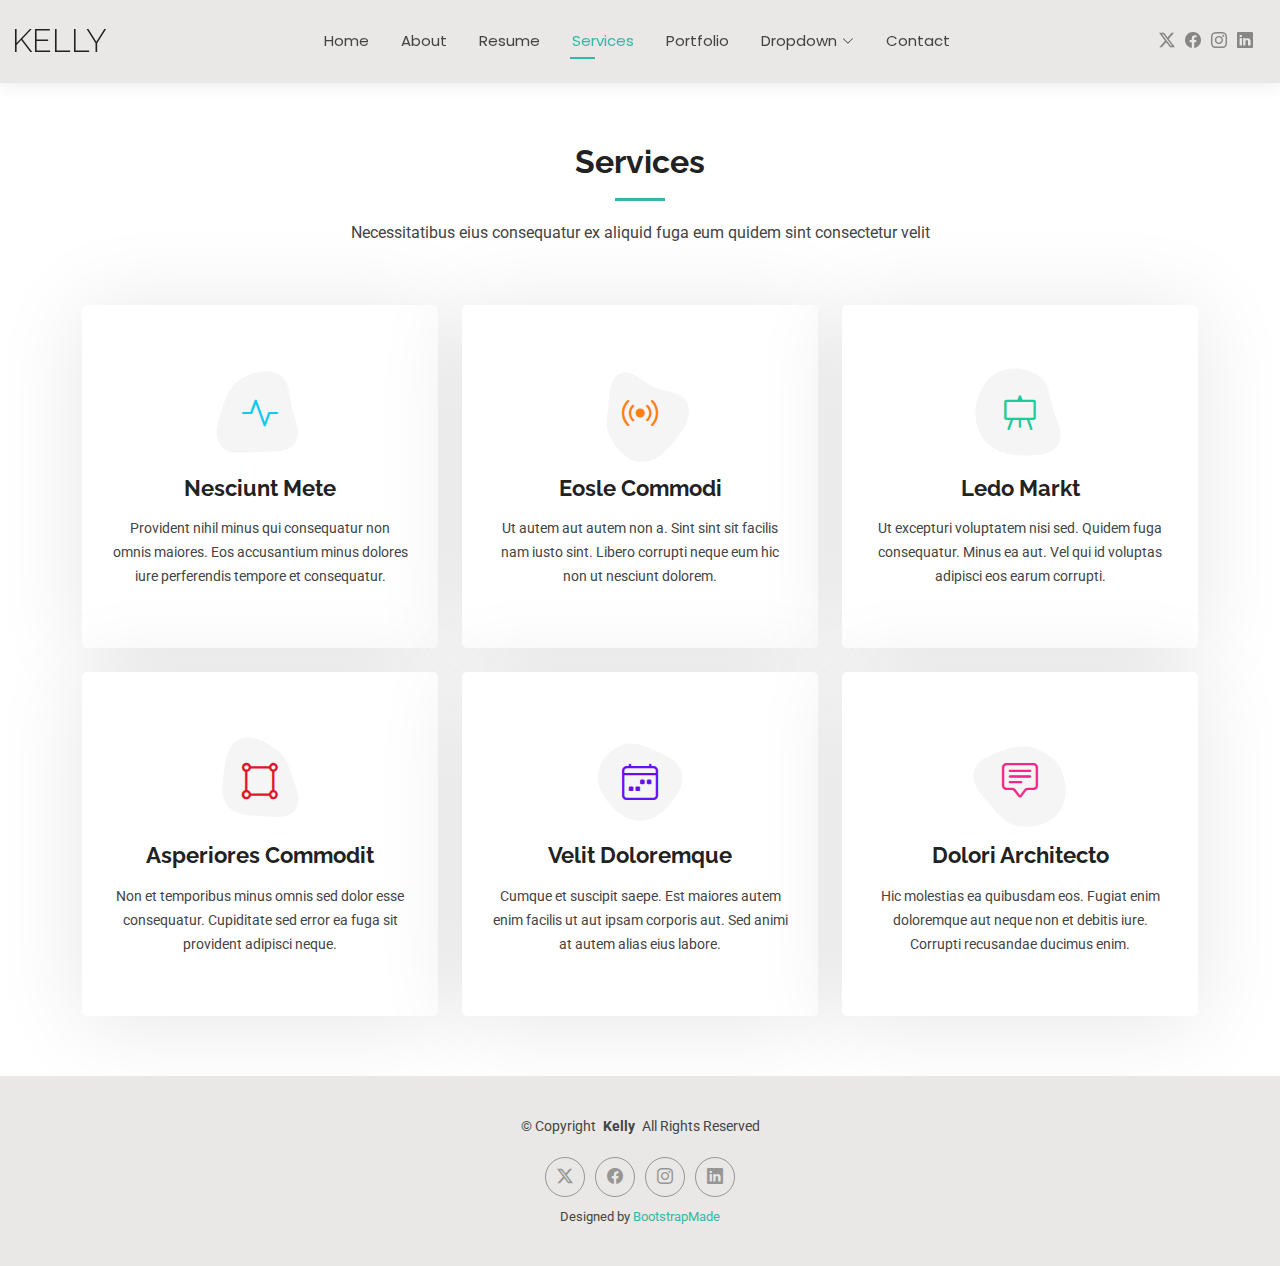
<file: services.html>
<!DOCTYPE html>
<html lang="en">

<head>
  <meta charset="utf-8">
  <meta content="width=device-width, initial-scale=1.0" name="viewport">
  <title>Services - Kelly Bootstrap Template</title>
  <meta name="description" content="">
  <meta name="keywords" content="">

  <!-- Favicons -->
  <link href="assets/img/favicon.png" rel="icon">
  <link href="assets/img/apple-touch-icon.png" rel="apple-touch-icon">

  <!-- Fonts -->
  <link href="https://fonts.googleapis.com" rel="preconnect">
  <link href="https://fonts.gstatic.com" rel="preconnect" crossorigin>
  <link href="https://fonts.googleapis.com/css2?family=Roboto:ital,wght@0,100;0,300;0,400;0,500;0,700;0,900;1,100;1,300;1,400;1,500;1,700;1,900&family=Poppins:ital,wght@0,100;0,200;0,300;0,400;0,500;0,600;0,700;0,800;0,900;1,100;1,200;1,300;1,400;1,500;1,600;1,700;1,800;1,900&family=Raleway:ital,wght@0,100;0,200;0,300;0,400;0,500;0,600;0,700;0,800;0,900;1,100;1,200;1,300;1,400;1,500;1,600;1,700;1,800;1,900&display=swap" rel="stylesheet">

  <!-- Vendor CSS Files -->
  <link href="assets/vendor/bootstrap/css/bootstrap.min.css" rel="stylesheet">
  <link href="assets/vendor/bootstrap-icons/bootstrap-icons.css" rel="stylesheet">
  <link href="assets/vendor/aos/aos.css" rel="stylesheet">
  <link href="assets/vendor/swiper/swiper-bundle.min.css" rel="stylesheet">
  <link href="assets/vendor/glightbox/css/glightbox.min.css" rel="stylesheet">

  <!-- Main CSS File -->
  <link href="assets/css/main.css" rel="stylesheet">

  <!-- =======================================================
  * Template Name: Kelly
  * Template URL: https://bootstrapmade.com/kelly-free-bootstrap-cv-resume-html-template/
  * Updated: Jul 30 2024 with Bootstrap v5.3.3
  * Author: BootstrapMade.com
  * License: https://bootstrapmade.com/license/
  ======================================================== -->
</head>

<body class="services-page">

  <header id="header" class="header d-flex align-items-center light-background sticky-top">
    <div class="container-fluid position-relative d-flex align-items-center justify-content-between">

      <a href="index.html" class="logo d-flex align-items-center me-auto me-xl-0">
        <!-- Uncomment the line below if you also wish to use an image logo -->
        <!-- <img src="assets/img/logo.png" alt=""> -->
        <h1 class="sitename">Kelly</h1>
      </a>

      <nav id="navmenu" class="navmenu">
        <ul>
          <li><a href="index.html">Home</a></li>
          <li><a href="about.html">About</a></li>
          <li><a href="resume.html">Resume</a></li>
          <li><a href="services.html" class="active">Services</a></li>
          <li><a href="portfolio.html">Portfolio</a></li>
          <li class="dropdown"><a href="#"><span>Dropdown</span> <i class="bi bi-chevron-down toggle-dropdown"></i></a>
            <ul>
              <li><a href="#">Dropdown 1</a></li>
              <li class="dropdown"><a href="#"><span>Deep Dropdown</span> <i class="bi bi-chevron-down toggle-dropdown"></i></a>
                <ul>
                  <li><a href="#">Deep Dropdown 1</a></li>
                  <li><a href="#">Deep Dropdown 2</a></li>
                  <li><a href="#">Deep Dropdown 3</a></li>
                  <li><a href="#">Deep Dropdown 4</a></li>
                  <li><a href="#">Deep Dropdown 5</a></li>
                </ul>
              </li>
              <li><a href="#">Dropdown 2</a></li>
              <li><a href="#">Dropdown 3</a></li>
              <li><a href="#">Dropdown 4</a></li>
            </ul>
          </li>
          <li><a href="contact.html">Contact</a></li>
        </ul>
        <i class="mobile-nav-toggle d-xl-none bi bi-list"></i>
      </nav>

      <div class="header-social-links">
        <a href="#" class="twitter"><i class="bi bi-twitter-x"></i></a>
        <a href="#" class="facebook"><i class="bi bi-facebook"></i></a>
        <a href="#" class="instagram"><i class="bi bi-instagram"></i></a>
        <a href="#" class="linkedin"><i class="bi bi-linkedin"></i></a>
      </div>

    </div>
  </header>

  <main class="main">

    <!-- Services Section -->
    <section id="services" class="services section">

      <!-- Section Title -->
      <div class="container section-title" data-aos="fade-up">
        <h2>Services</h2>
        <p>Necessitatibus eius consequatur ex aliquid fuga eum quidem sint consectetur velit</p>
      </div><!-- End Section Title -->

      <div class="container">

        <div class="row gy-4">

          <div class="col-lg-4 col-md-6" data-aos="fade-up" data-aos-delay="100">
            <div class="service-item item-cyan position-relative">
              <div class="icon">
                <svg width="100" height="100" viewBox="0 0 600 600" xmlns="http://www.w3.org/2000/svg">
                  <path stroke="none" stroke-width="0" fill="#f5f5f5" d="M300,521.0016835830174C376.1290562159157,517.8887921683347,466.0731472004068,529.7835943286574,510.70327084640275,468.03025145048787C554.3714126377745,407.6079735673963,508.03601936045806,328.9844924480964,491.2728898941984,256.3432110539036C474.5976632858925,184.082847569629,479.9380746630129,96.60480741107993,416.23090153303,58.64404602377083C348.86323505073057,18.502131276798302,261.93793281208167,40.57373210992963,193.5410806939664,78.93577620505333C130.42746243093433,114.334589627462,98.30271207620316,179.96522072025542,76.75703585869454,249.04625023123273C51.97151888228291,328.5150500222984,13.704378332031375,421.85034740162234,66.52175969318436,486.19268352777647C119.04800174914682,550.1803526380478,217.28368757567262,524.383925680826,300,521.0016835830174"></path>
                </svg>
                <i class="bi bi-activity"></i>
              </div>
              <a href="#" class="stretched-link">
                <h3>Nesciunt Mete</h3>
              </a>
              <p>Provident nihil minus qui consequatur non omnis maiores. Eos accusantium minus dolores iure perferendis tempore et consequatur.</p>
            </div>
          </div><!-- End Service Item -->

          <div class="col-lg-4 col-md-6" data-aos="fade-up" data-aos-delay="200">
            <div class="service-item item-orange position-relative">
              <div class="icon">
                <svg width="100" height="100" viewBox="0 0 600 600" xmlns="http://www.w3.org/2000/svg">
                  <path stroke="none" stroke-width="0" fill="#f5f5f5" d="M300,582.0697525312426C382.5290701553225,586.8405444964366,449.9789794690241,525.3245884688669,502.5850820975895,461.55621195738473C556.606425686781,396.0723002908107,615.8543463187945,314.28637112970534,586.6730223649479,234.56875336149918C558.9533121215079,158.8439757836574,454.9685369536778,164.00468322053177,381.49747125262974,130.76875717737553C312.15926192815925,99.40240125094834,248.97055460311594,18.661163978235184,179.8680185752513,50.54337015887873C110.5421016452524,82.52863877960104,119.82277516462835,180.83849132639028,109.12597500060166,256.43424936330496C100.08760227029461,320.3096726198365,92.17705696193138,384.0621239912766,124.79988738764834,439.7174275375508C164.83382741302287,508.01625554203684,220.96474134820875,577.5009287672846,300,582.0697525312426"></path>
                </svg>
                <i class="bi bi-broadcast"></i>
              </div>
              <a href="#" class="stretched-link">
                <h3>Eosle Commodi</h3>
              </a>
              <p>Ut autem aut autem non a. Sint sint sit facilis nam iusto sint. Libero corrupti neque eum hic non ut nesciunt dolorem.</p>
            </div>
          </div><!-- End Service Item -->

          <div class="col-lg-4 col-md-6" data-aos="fade-up" data-aos-delay="300">
            <div class="service-item item-teal position-relative">
              <div class="icon">
                <svg width="100" height="100" viewBox="0 0 600 600" xmlns="http://www.w3.org/2000/svg">
                  <path stroke="none" stroke-width="0" fill="#f5f5f5" d="M300,541.5067337569781C382.14930387511276,545.0595476570109,479.8736841581634,548.3450877840088,526.4010558755058,480.5488172755941C571.5218469581645,414.80211281144784,517.5187510058486,332.0715597781072,496.52539010469104,255.14436215662573C477.37192572678356,184.95920475031193,473.57363656557914,105.61284051026155,413.0603344069578,65.22779650032875C343.27470386102294,18.654635553484475,251.2091493199835,5.337323636656869,175.0934190732945,40.62881213300186C97.87086631185822,76.43348514350839,51.98124368387456,156.15599469081315,36.44837278890362,239.84606092416172C21.716077023791087,319.22268207091537,43.775223500013084,401.1760424656574,96.891909868211,461.97329694683043C147.22146801428983,519.5804099606455,223.5754009179313,538.201503339737,300,541.5067337569781"></path>
                </svg>
                <i class="bi bi-easel"></i>
              </div>
              <a href="#" class="stretched-link">
                <h3>Ledo Markt</h3>
              </a>
              <p>Ut excepturi voluptatem nisi sed. Quidem fuga consequatur. Minus ea aut. Vel qui id voluptas adipisci eos earum corrupti.</p>
            </div>
          </div><!-- End Service Item -->

          <div class="col-lg-4 col-md-6" data-aos="fade-up" data-aos-delay="400">
            <div class="service-item item-red position-relative">
              <div class="icon">
                <svg width="100" height="100" viewBox="0 0 600 600" xmlns="http://www.w3.org/2000/svg">
                  <path stroke="none" stroke-width="0" fill="#f5f5f5" d="M300,503.46388370962813C374.79870501325706,506.71871716319447,464.8034551963731,527.1746412648533,510.4981551193396,467.86667711651364C555.9287308511215,408.9015244558933,512.6030010748507,327.5744911775523,490.211057578863,256.5855673507754C471.097692560561,195.9906835881958,447.69079081568157,138.11976852964426,395.19560036434837,102.3242989838813C329.3053358748298,57.3949838291264,248.02791733380457,8.279543830951368,175.87071277845988,42.242879143198664C103.41431057327972,76.34704239035025,93.79494320519305,170.9812938413882,81.28167332365135,250.07896920659033C70.17666984294237,320.27484674793965,64.84698225790005,396.69656628748305,111.28512138212992,450.4950937839243C156.20124167950087,502.5303643271138,231.32542653798444,500.4755392045468,300,503.46388370962813"></path>
                </svg>
                <i class="bi bi-bounding-box-circles"></i>
              </div>
              <a href="#" class="stretched-link">
                <h3>Asperiores Commodit</h3>
              </a>
              <p>Non et temporibus minus omnis sed dolor esse consequatur. Cupiditate sed error ea fuga sit provident adipisci neque.</p>
              <a href="#" class="stretched-link"></a>
            </div>
          </div><!-- End Service Item -->

          <div class="col-lg-4 col-md-6" data-aos="fade-up" data-aos-delay="500">
            <div class="service-item item-indigo position-relative">
              <div class="icon">
                <svg width="100" height="100" viewBox="0 0 600 600" xmlns="http://www.w3.org/2000/svg">
                  <path stroke="none" stroke-width="0" fill="#f5f5f5" d="M300,532.3542879108572C369.38199826031484,532.3153073249985,429.10787420159085,491.63046689027357,474.5244479745417,439.17860296908856C522.8885846962883,383.3225815378663,569.1668002868075,314.3205725914397,550.7432151929288,242.7694973846089C532.6665558377875,172.5657663291529,456.2379748765914,142.6223662098291,390.3689995646985,112.34683881706744C326.66090330228417,83.06452184765237,258.84405631176094,53.51806209861945,193.32584062364296,78.48882559362697C121.61183558270385,105.82097193414197,62.805066853699245,167.19869350419734,48.57481801355237,242.6138429142374C34.843463184063346,315.3850353017275,76.69343916112496,383.4422959591041,125.22947124332185,439.3748458443577C170.7312796277747,491.8107796887764,230.57421082200815,532.3932930995766,300,532.3542879108572"></path>
                </svg>
                <i class="bi bi-calendar4-week icon"></i>
              </div>
              <a href="#" class="stretched-link">
                <h3>Velit Doloremque</h3>
              </a>
              <p>Cumque et suscipit saepe. Est maiores autem enim facilis ut aut ipsam corporis aut. Sed animi at autem alias eius labore.</p>
              <a href="#" class="stretched-link"></a>
            </div>
          </div><!-- End Service Item -->

          <div class="col-lg-4 col-md-6" data-aos="fade-up" data-aos-delay="600">
            <div class="service-item item-pink position-relative">
              <div class="icon">
                <svg width="100" height="100" viewBox="0 0 600 600" xmlns="http://www.w3.org/2000/svg">
                  <path stroke="none" stroke-width="0" fill="#f5f5f5" d="M300,566.797414625762C385.7384707136149,576.1784315230908,478.7894351017131,552.8928747891023,531.9192734346935,484.94944893311C584.6109503024035,417.5663521118492,582.489472248146,322.67544863468447,553.9536738515405,242.03673114598146C529.1557734026468,171.96086150256528,465.24506316201064,127.66468636344209,395.9583748389544,100.7403814666027C334.2173773831606,76.7482773500951,269.4350130405921,84.62216499799875,207.1952322260088,107.2889140133804C132.92018162631612,134.33871894543012,41.79353780512637,160.00259165414826,22.644507872594943,236.69541883565114C3.319112789854554,314.0945973066697,72.72355303640163,379.243833228382,124.04198916343866,440.3218312028393C172.9286146004772,498.5055451809895,224.45579914871206,558.5317968840102,300,566.797414625762"></path>
                </svg>
                <i class="bi bi-chat-square-text"></i>
              </div>
              <a href="#" class="stretched-link">
                <h3>Dolori Architecto</h3>
              </a>
              <p>Hic molestias ea quibusdam eos. Fugiat enim doloremque aut neque non et debitis iure. Corrupti recusandae ducimus enim.</p>
              <a href="#" class="stretched-link"></a>
            </div>
          </div><!-- End Service Item -->

        </div>

      </div>

    </section><!-- /Services Section -->

  </main>

  <footer id="footer" class="footer light-background">

    <div class="container">
      <div class="copyright text-center ">
        <p>© <span>Copyright</span> <strong class="px-1 sitename">Kelly</strong> <span>All Rights Reserved<br></span></p>
      </div>
      <div class="social-links d-flex justify-content-center">
        <a href=""><i class="bi bi-twitter-x"></i></a>
        <a href=""><i class="bi bi-facebook"></i></a>
        <a href=""><i class="bi bi-instagram"></i></a>
        <a href=""><i class="bi bi-linkedin"></i></a>
      </div>
      <div class="credits">
        <!-- All the links in the footer should remain intact. -->
        <!-- You can delete the links only if you've purchased the pro version. -->
        <!-- Licensing information: https://bootstrapmade.com/license/ -->
        <!-- Purchase the pro version with working PHP/AJAX contact form: [buy-url] -->
        Designed by <a href="https://bootstrapmade.com/">BootstrapMade</a>
      </div>
    </div>

  </footer>

  <!-- Scroll Top -->
  <a href="#" id="scroll-top" class="scroll-top d-flex align-items-center justify-content-center"><i class="bi bi-arrow-up-short"></i></a>

  <!-- Preloader -->
  <div id="preloader"></div>

  <!-- Vendor JS Files -->
  <script src="assets/vendor/bootstrap/js/bootstrap.bundle.min.js"></script>
  <script src="assets/vendor/php-email-form/validate.js"></script>
  <script src="assets/vendor/aos/aos.js"></script>
  <script src="assets/vendor/waypoints/noframework.waypoints.js"></script>
  <script src="assets/vendor/purecounter/purecounter_vanilla.js"></script>
  <script src="assets/vendor/swiper/swiper-bundle.min.js"></script>
  <script src="assets/vendor/glightbox/js/glightbox.min.js"></script>
  <script src="assets/vendor/imagesloaded/imagesloaded.pkgd.min.js"></script>
  <script src="assets/vendor/isotope-layout/isotope.pkgd.min.js"></script>

  <!-- Main JS File -->
  <script src="assets/js/main.js"></script>

</body>

</html>
</file>
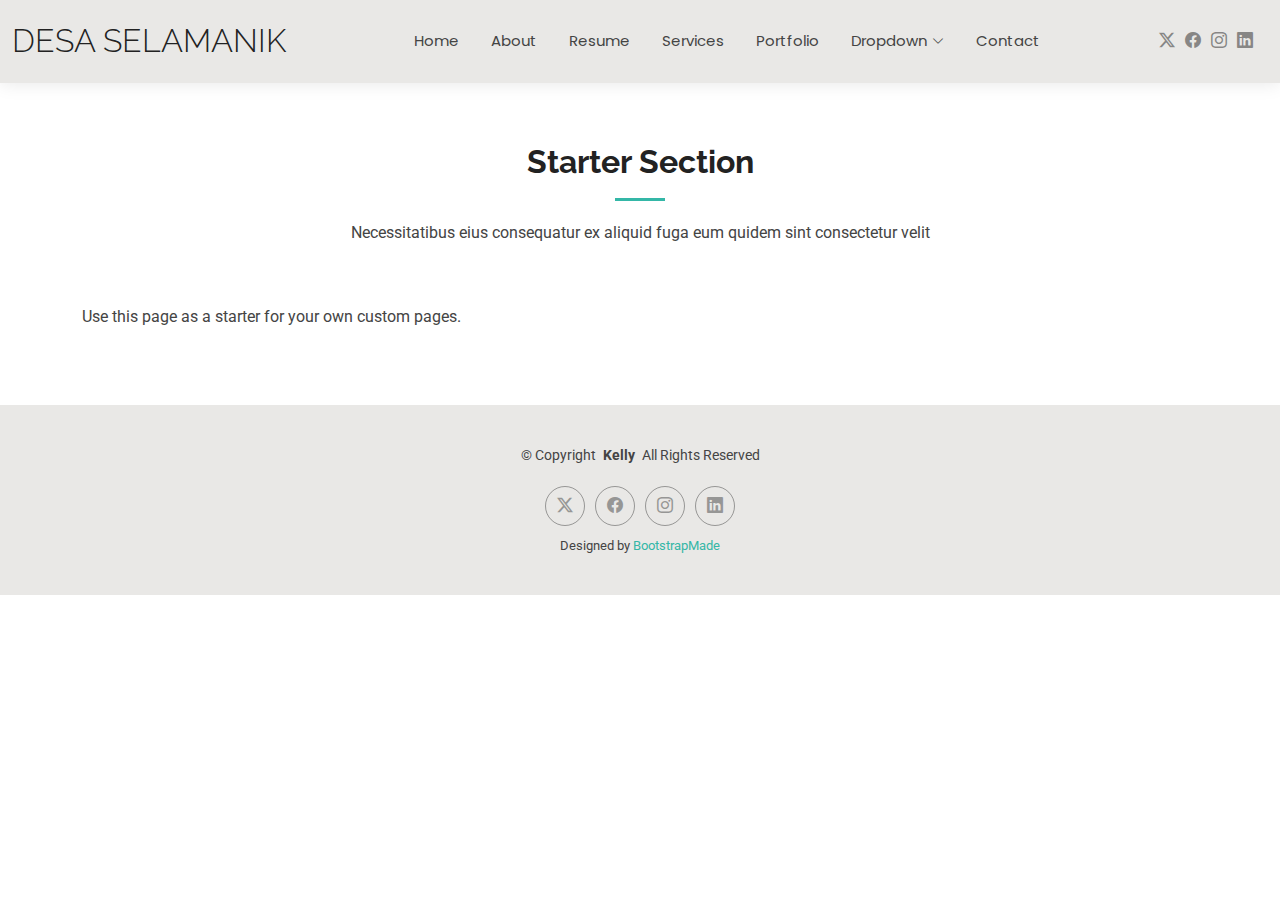
<file: starter-page.html>
<!DOCTYPE html>
<html lang="en">

<head>
  <meta charset="utf-8">
  <meta content="width=device-width, initial-scale=1.0" name="viewport">
  <title>Starter Page - Kelly Bootstrap Template</title>
  <meta name="description" content="">
  <meta name="keywords" content="">

  <!-- Favicons -->
  <link href="assets/img/favicon.png" rel="icon">
  <link href="assets/img/apple-touch-icon.png" rel="apple-touch-icon">

  <!-- Fonts -->
  <link href="https://fonts.googleapis.com" rel="preconnect">
  <link href="https://fonts.gstatic.com" rel="preconnect" crossorigin>
  <link href="https://fonts.googleapis.com/css2?family=Roboto:ital,wght@0,100;0,300;0,400;0,500;0,700;0,900;1,100;1,300;1,400;1,500;1,700;1,900&family=Poppins:ital,wght@0,100;0,200;0,300;0,400;0,500;0,600;0,700;0,800;0,900;1,100;1,200;1,300;1,400;1,500;1,600;1,700;1,800;1,900&family=Raleway:ital,wght@0,100;0,200;0,300;0,400;0,500;0,600;0,700;0,800;0,900;1,100;1,200;1,300;1,400;1,500;1,600;1,700;1,800;1,900&display=swap" rel="stylesheet">

  <!-- Vendor CSS Files -->
  <link href="assets/vendor/bootstrap/css/bootstrap.min.css" rel="stylesheet">
  <link href="assets/vendor/bootstrap-icons/bootstrap-icons.css" rel="stylesheet">
  <link href="assets/vendor/aos/aos.css" rel="stylesheet">
  <link href="assets/vendor/swiper/swiper-bundle.min.css" rel="stylesheet">
  <link href="assets/vendor/glightbox/css/glightbox.min.css" rel="stylesheet">

  <!-- Main CSS File -->
  <link href="assets/css/main.css" rel="stylesheet">

  <!-- =======================================================
  * Template Name: Kelly
  * Template URL: https://bootstrapmade.com/kelly-free-bootstrap-cv-resume-html-template/
  * Updated: Jul 30 2024 with Bootstrap v5.3.3
  * Author: BootstrapMade.com
  * License: https://bootstrapmade.com/license/
  ======================================================== -->
</head>

<body class="starter-page-page">

  <header id="header" class="header d-flex align-items-center light-background sticky-top">
    <div class="container-fluid position-relative d-flex align-items-center justify-content-between">

      <a href="index.html" class="logo d-flex align-items-center me-auto me-xl-0">
        <!-- Uncomment the line below if you also wish to use an image logo -->
        <!-- <img src="assets/img/logo.png" alt=""> -->
        <h1 class="sitename">desa selamanik</h1>
      </a>

      <nav id="navmenu" class="navmenu">
        <ul>
          <li><a href="index.html">Home</a></li>
          <li><a href="about.html">About</a></li>
          <li><a href="resume.html">Resume</a></li>
          <li><a href="services.html">Services</a></li>
          <li><a href="portfolio.html">Portfolio</a></li>
          <li class="dropdown"><a href="#"><span>Dropdown</span> <i class="bi bi-chevron-down toggle-dropdown"></i></a>
            <ul>
              <li><a href="#">Dropdown 1</a></li>
              <li class="dropdown"><a href="#"><span>Deep Dropdown</span> <i class="bi bi-chevron-down toggle-dropdown"></i></a>
                <ul>
                  <li><a href="#">Deep Dropdown 1</a></li>
                  <li><a href="#">Deep Dropdown 2</a></li>
                  <li><a href="#">Deep Dropdown 3</a></li>
                  <li><a href="#">Deep Dropdown 4</a></li>
                  <li><a href="#">Deep Dropdown 5</a></li>
                </ul>
              </li>
              <li><a href="#">Dropdown 2</a></li>
              <li><a href="#">Dropdown 3</a></li>
              <li><a href="#">Dropdown 4</a></li>
            </ul>
          </li>
          <li><a href="contact.html">Contact</a></li>
        </ul>
        <i class="mobile-nav-toggle d-xl-none bi bi-list"></i>
      </nav>

      <div class="header-social-links">
        <a href="#" class="twitter"><i class="bi bi-twitter-x"></i></a>
        <a href="#" class="facebook"><i class="bi bi-facebook"></i></a>
        <a href="#" class="instagram"><i class="bi bi-instagram"></i></a>
        <a href="#" class="linkedin"><i class="bi bi-linkedin"></i></a>
      </div>

    </div>
  </header>

  <main class="main">

    <!-- Starter Section Section -->
    <section id="starter-section" class="starter-section section">

      <!-- Section Title -->
      <div class="container section-title" data-aos="fade-up">
        <h2>Starter Section</h2>
        <p>Necessitatibus eius consequatur ex aliquid fuga eum quidem sint consectetur velit</p>
      </div><!-- End Section Title -->

      <div class="container" data-aos="fade-up">
        <p>Use this page as a starter for your own custom pages.</p>
      </div>

    </section><!-- /Starter Section Section -->

  </main>

  <footer id="footer" class="footer light-background">

    <div class="container">
      <div class="copyright text-center ">
        <p>© <span>Copyright</span> <strong class="px-1 sitename">Kelly</strong> <span>All Rights Reserved<br></span></p>
      </div>
      <div class="social-links d-flex justify-content-center">
        <a href=""><i class="bi bi-twitter-x"></i></a>
        <a href=""><i class="bi bi-facebook"></i></a>
        <a href=""><i class="bi bi-instagram"></i></a>
        <a href=""><i class="bi bi-linkedin"></i></a>
      </div>
      <div class="credits">
        <!-- All the links in the footer should remain intact. -->
        <!-- You can delete the links only if you've purchased the pro version. -->
        <!-- Licensing information: https://bootstrapmade.com/license/ -->
        <!-- Purchase the pro version with working PHP/AJAX contact form: [buy-url] -->
        Designed by <a href="https://bootstrapmade.com/">BootstrapMade</a>
      </div>
    </div>

  </footer>

  <!-- Scroll Top -->
  <a href="#" id="scroll-top" class="scroll-top d-flex align-items-center justify-content-center"><i class="bi bi-arrow-up-short"></i></a>

  <!-- Preloader -->
  <div id="preloader"></div>

  <!-- Vendor JS Files -->
  <script src="assets/vendor/bootstrap/js/bootstrap.bundle.min.js"></script>
  <script src="assets/vendor/php-email-form/validate.js"></script>
  <script src="assets/vendor/aos/aos.js"></script>
  <script src="assets/vendor/waypoints/noframework.waypoints.js"></script>
  <script src="assets/vendor/purecounter/purecounter_vanilla.js"></script>
  <script src="assets/vendor/swiper/swiper-bundle.min.js"></script>
  <script src="assets/vendor/glightbox/js/glightbox.min.js"></script>
  <script src="assets/vendor/imagesloaded/imagesloaded.pkgd.min.js"></script>
  <script src="assets/vendor/isotope-layout/isotope.pkgd.min.js"></script>

  <!-- Main JS File -->
  <script src="assets/js/main.js"></script>

</body>

</html>
</file>
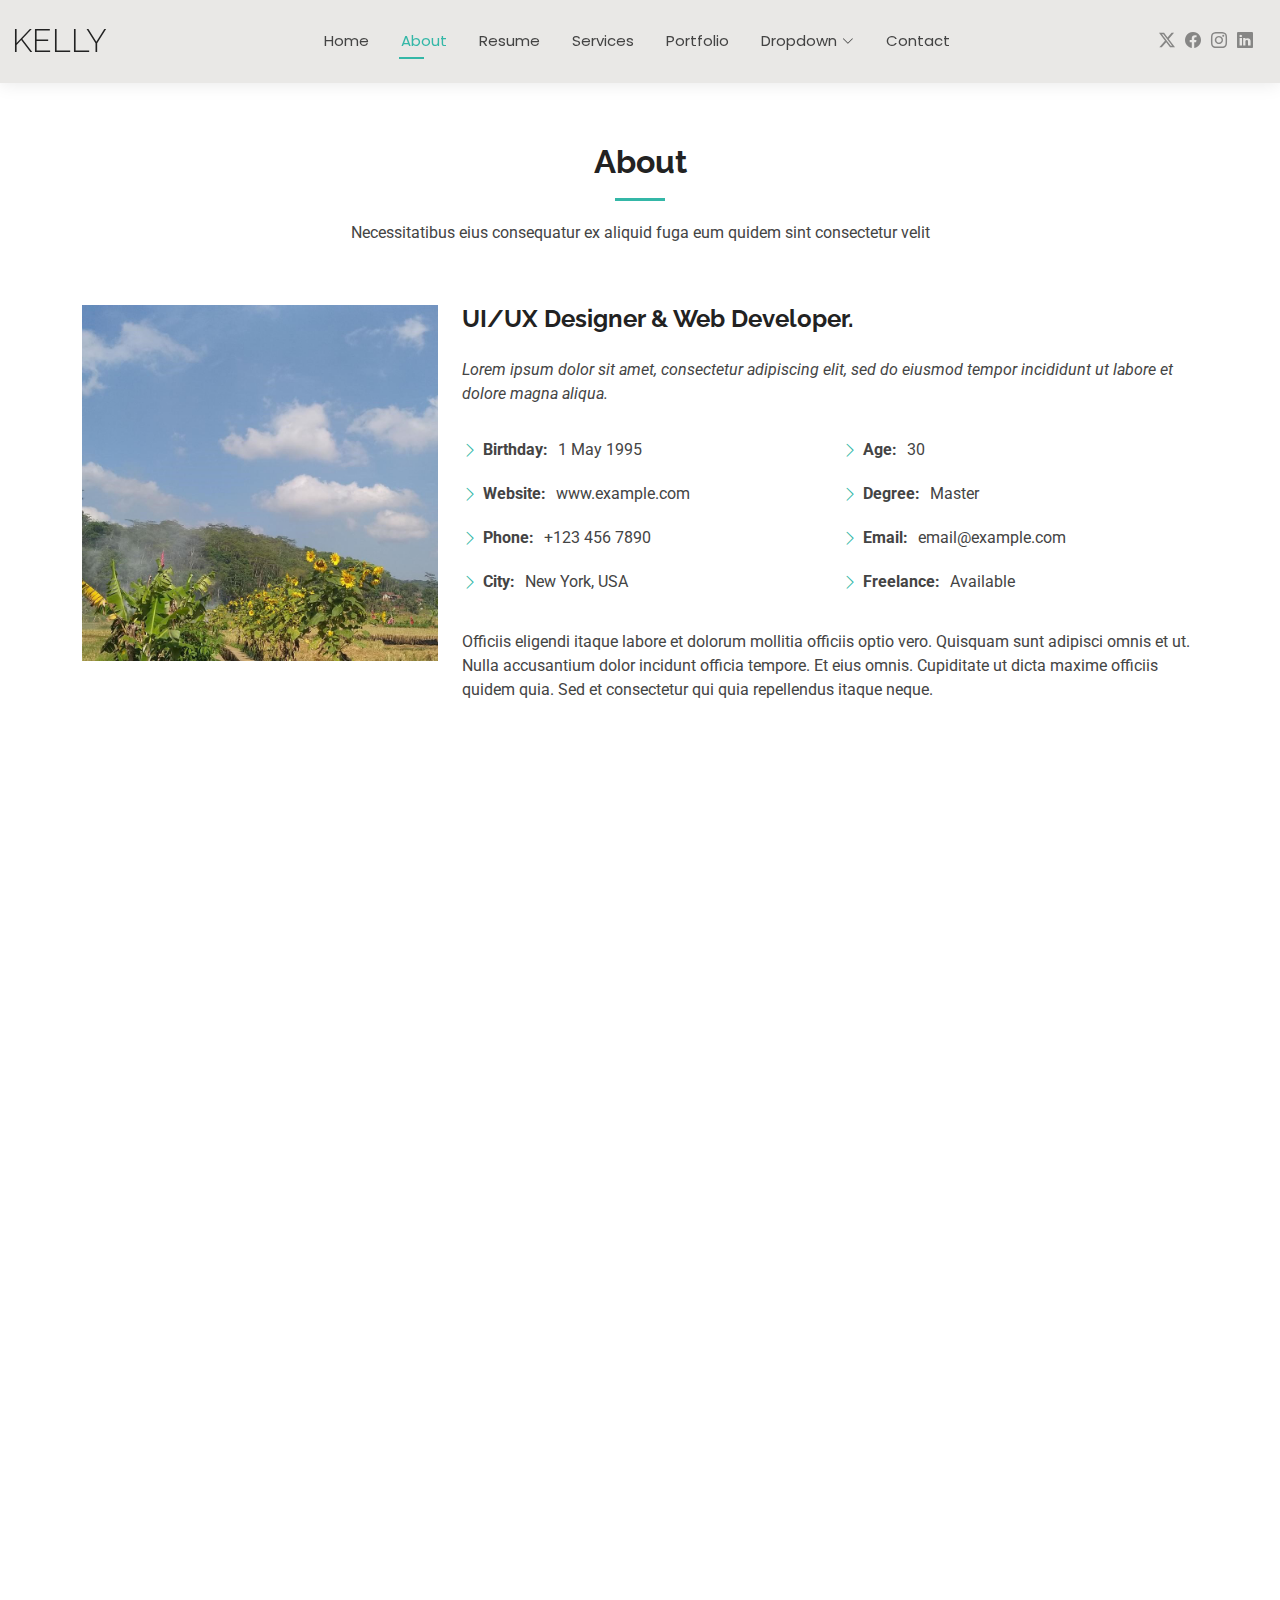
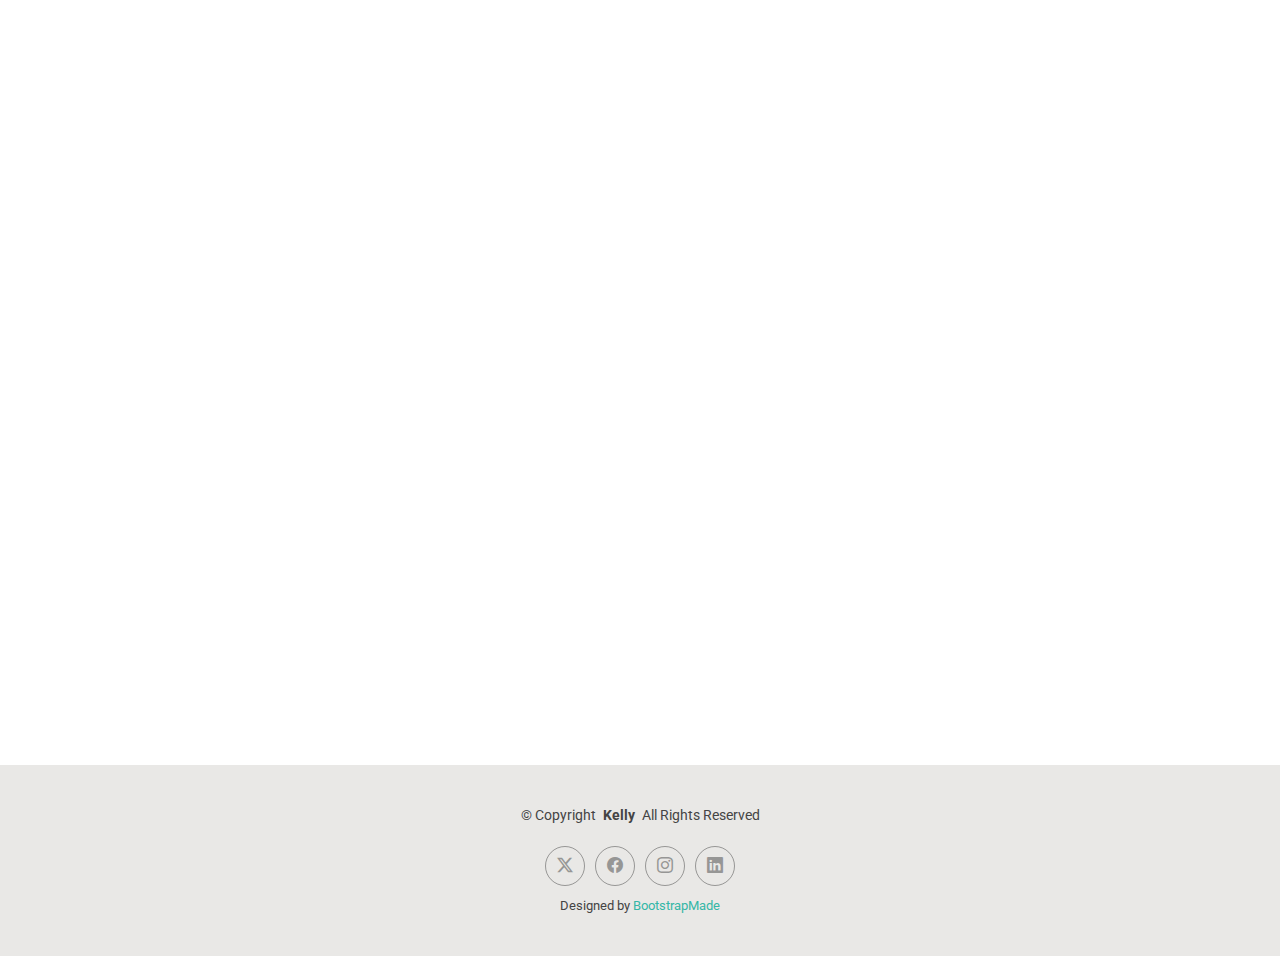
<file: Kelly/about.html>
<!DOCTYPE html>
<html lang="en">

<head>
  <meta charset="utf-8">
  <meta content="width=device-width, initial-scale=1.0" name="viewport">
  <title>About - Kelly Bootstrap Template</title>
  <meta name="description" content="">
  <meta name="keywords" content="">

  <!-- Favicons -->
  <link href="assets/img/favicon.png" rel="icon">
  <link href="assets/img/apple-touch-icon.png" rel="apple-touch-icon">

  <!-- Fonts -->
  <link href="https://fonts.googleapis.com" rel="preconnect">
  <link href="https://fonts.gstatic.com" rel="preconnect" crossorigin>
  <link href="https://fonts.googleapis.com/css2?family=Roboto:ital,wght@0,100;0,300;0,400;0,500;0,700;0,900;1,100;1,300;1,400;1,500;1,700;1,900&family=Poppins:ital,wght@0,100;0,200;0,300;0,400;0,500;0,600;0,700;0,800;0,900;1,100;1,200;1,300;1,400;1,500;1,600;1,700;1,800;1,900&family=Raleway:ital,wght@0,100;0,200;0,300;0,400;0,500;0,600;0,700;0,800;0,900;1,100;1,200;1,300;1,400;1,500;1,600;1,700;1,800;1,900&display=swap" rel="stylesheet">

  <!-- Vendor CSS Files -->
  <link href="assets/vendor/bootstrap/css/bootstrap.min.css" rel="stylesheet">
  <link href="assets/vendor/bootstrap-icons/bootstrap-icons.css" rel="stylesheet">
  <link href="assets/vendor/aos/aos.css" rel="stylesheet">
  <link href="assets/vendor/swiper/swiper-bundle.min.css" rel="stylesheet">
  <link href="assets/vendor/glightbox/css/glightbox.min.css" rel="stylesheet">

  <!-- Main CSS File -->
  <link href="assets/css/main.css" rel="stylesheet">

  <!-- =======================================================
  * Template Name: Kelly
  * Template URL: https://bootstrapmade.com/kelly-free-bootstrap-cv-resume-html-template/
  * Updated: Jul 30 2024 with Bootstrap v5.3.3
  * Author: BootstrapMade.com
  * License: https://bootstrapmade.com/license/
  ======================================================== -->
</head>

<body class="about-page">

  <header id="header" class="header d-flex align-items-center light-background sticky-top">
    <div class="container-fluid position-relative d-flex align-items-center justify-content-between">

      <a href="index.html" class="logo d-flex align-items-center me-auto me-xl-0">
        <!-- Uncomment the line below if you also wish to use an image logo -->
        <!-- <img src="assets/img/logo.png" alt=""> -->
        <h1 class="sitename">Kelly</h1>
      </a>

      <nav id="navmenu" class="navmenu">
        <ul>
          <li><a href="index.html">Home</a></li>
          <li><a href="about.html" class="active">About</a></li>
          <li><a href="resume.html">Resume</a></li>
          <li><a href="services.html">Services</a></li>
          <li><a href="portfolio.html">Portfolio</a></li>
          <li class="dropdown"><a href="#"><span>Dropdown</span> <i class="bi bi-chevron-down toggle-dropdown"></i></a>
            <ul>
              <li><a href="#">Dropdown 1</a></li>
              <li class="dropdown"><a href="#"><span>Deep Dropdown</span> <i class="bi bi-chevron-down toggle-dropdown"></i></a>
                <ul>
                  <li><a href="#">Deep Dropdown 1</a></li>
                  <li><a href="#">Deep Dropdown 2</a></li>
                  <li><a href="#">Deep Dropdown 3</a></li>
                  <li><a href="#">Deep Dropdown 4</a></li>
                  <li><a href="#">Deep Dropdown 5</a></li>
                </ul>
              </li>
              <li><a href="#">Dropdown 2</a></li>
              <li><a href="#">Dropdown 3</a></li>
              <li><a href="#">Dropdown 4</a></li>
            </ul>
          </li>
          <li><a href="contact.html">Contact</a></li>
        </ul>
        <i class="mobile-nav-toggle d-xl-none bi bi-list"></i>
      </nav>

      <div class="header-social-links">
        <a href="#" class="twitter"><i class="bi bi-twitter-x"></i></a>
        <a href="#" class="facebook"><i class="bi bi-facebook"></i></a>
        <a href="#" class="instagram"><i class="bi bi-instagram"></i></a>
        <a href="#" class="linkedin"><i class="bi bi-linkedin"></i></a>
      </div>

    </div>
  </header>

  <main class="main">

    <!-- About Section -->
    <section id="about" class="about section">

      <!-- Section Title -->
      <div class="container section-title" data-aos="fade-up">
        <h2>About</h2>
        <p>Necessitatibus eius consequatur ex aliquid fuga eum quidem sint consectetur velit</p>
      </div><!-- End Section Title -->

      <div class="container" data-aos="fade-up" data-aos-delay="100">

        <div class="row gy-4 justify-content-center">
          <div class="col-lg-4">
            <img src="assets/img/sejarah.jpg" class="img-fluid" alt="">
          </div>
          <div class="col-lg-8 content">
            <h2>UI/UX Designer &amp; Web Developer.</h2>
            <p class="fst-italic py-3">
              Lorem ipsum dolor sit amet, consectetur adipiscing elit, sed do eiusmod tempor incididunt ut labore et dolore
              magna aliqua.
            </p>
            <div class="row">
              <div class="col-lg-6">
                <ul>
                  <li><i class="bi bi-chevron-right"></i> <strong>Birthday:</strong> <span>1 May 1995</span></li>
                  <li><i class="bi bi-chevron-right"></i> <strong>Website:</strong> <span>www.example.com</span></li>
                  <li><i class="bi bi-chevron-right"></i> <strong>Phone:</strong> <span>+123 456 7890</span></li>
                  <li><i class="bi bi-chevron-right"></i> <strong>City:</strong> <span>New York, USA</span></li>
                </ul>
              </div>
              <div class="col-lg-6">
                <ul>
                  <li><i class="bi bi-chevron-right"></i> <strong>Age:</strong> <span>30</span></li>
                  <li><i class="bi bi-chevron-right"></i> <strong>Degree:</strong> <span>Master</span></li>
                  <li><i class="bi bi-chevron-right"></i> <strong>Email:</strong> <span>email@example.com</span></li>
                  <li><i class="bi bi-chevron-right"></i> <strong>Freelance:</strong> <span>Available</span></li>
                </ul>
              </div>
            </div>
            <p class="py-3">
              Officiis eligendi itaque labore et dolorum mollitia officiis optio vero. Quisquam sunt adipisci omnis et ut. Nulla accusantium dolor incidunt officia tempore. Et eius omnis.
              Cupiditate ut dicta maxime officiis quidem quia. Sed et consectetur qui quia repellendus itaque neque.
            </p>
          </div>
        </div>

      </div>

    </section><!-- /About Section -->

    <!-- Skills Section -->
    <section id="skills" class="skills section">

      <!-- Section Title -->
      <div class="container section-title" data-aos="fade-up">
        <h2>Skills</h2>
        <p>Necessitatibus eius consequatur ex aliquid fuga eum quidem sint consectetur velit</p>
      </div><!-- End Section Title -->

      <div class="container" data-aos="fade-up" data-aos-delay="100">

        <div class="row skills-content skills-animation">

          <div class="col-lg-6">

            <div class="progress">
              <span class="skill"><span>HTML</span> <i class="val">100%</i></span>
              <div class="progress-bar-wrap">
                <div class="progress-bar" role="progressbar" aria-valuenow="100" aria-valuemin="0" aria-valuemax="100"></div>
              </div>
            </div><!-- End Skills Item -->

            <div class="progress">
              <span class="skill"><span>CSS</span> <i class="val">90%</i></span>
              <div class="progress-bar-wrap">
                <div class="progress-bar" role="progressbar" aria-valuenow="90" aria-valuemin="0" aria-valuemax="100"></div>
              </div>
            </div><!-- End Skills Item -->

            <div class="progress">
              <span class="skill"><span>JavaScript</span> <i class="val">75%</i></span>
              <div class="progress-bar-wrap">
                <div class="progress-bar" role="progressbar" aria-valuenow="75" aria-valuemin="0" aria-valuemax="100"></div>
              </div>
            </div><!-- End Skills Item -->

          </div>

          <div class="col-lg-6">

            <div class="progress">
              <span class="skill"><span>PHP</span> <i class="val">80%</i></span>
              <div class="progress-bar-wrap">
                <div class="progress-bar" role="progressbar" aria-valuenow="80" aria-valuemin="0" aria-valuemax="100"></div>
              </div>
            </div><!-- End Skills Item -->

            <div class="progress">
              <span class="skill"><span>WordPress/CMS</span> <i class="val">90%</i></span>
              <div class="progress-bar-wrap">
                <div class="progress-bar" role="progressbar" aria-valuenow="90" aria-valuemin="0" aria-valuemax="100"></div>
              </div>
            </div><!-- End Skills Item -->

            <div class="progress">
              <span class="skill"><span>Photoshop</span> <i class="val">55%</i></span>
              <div class="progress-bar-wrap">
                <div class="progress-bar" role="progressbar" aria-valuenow="55" aria-valuemin="0" aria-valuemax="100"></div>
              </div>
            </div><!-- End Skills Item -->

          </div>

        </div>

      </div>

    </section><!-- /Skills Section -->

    <!-- Stats Section -->
    <section id="stats" class="stats section">

      <!-- Section Title -->
      <div class="container section-title" data-aos="fade-up">
        <h2>Facts</h2>
        <p>Necessitatibus eius consequatur ex aliquid fuga eum quidem sint consectetur velit</p>
      </div><!-- End Section Title -->

      <div class="container" data-aos="fade-up" data-aos-delay="100">

        <div class="row gy-4">

          <div class="col-lg-3 col-md-6">
            <div class="stats-item text-center w-100 h-100">
              <span data-purecounter-start="0" data-purecounter-end="232" data-purecounter-duration="1" class="purecounter"></span>
              <p>Clients</p>
            </div>
          </div><!-- End Stats Item -->

          <div class="col-lg-3 col-md-6">
            <div class="stats-item text-center w-100 h-100">
              <span data-purecounter-start="0" data-purecounter-end="521" data-purecounter-duration="1" class="purecounter"></span>
              <p>Projects</p>
            </div>
          </div><!-- End Stats Item -->

          <div class="col-lg-3 col-md-6">
            <div class="stats-item text-center w-100 h-100">
              <span data-purecounter-start="0" data-purecounter-end="1453" data-purecounter-duration="1" class="purecounter"></span>
              <p>Hours Of Support</p>
            </div>
          </div><!-- End Stats Item -->

          <div class="col-lg-3 col-md-6">
            <div class="stats-item text-center w-100 h-100">
              <span data-purecounter-start="0" data-purecounter-end="32" data-purecounter-duration="1" class="purecounter"></span>
              <p>Workers</p>
            </div>
          </div><!-- End Stats Item -->

        </div>

      </div>

    </section><!-- /Stats Section -->

    <!-- Testimonials Section -->
    <section id="testimonials" class="testimonials section">

      <!-- Section Title -->
      <div class="container section-title" data-aos="fade-up">
        <h2>Testimonials</h2>
        <p>Necessitatibus eius consequatur ex aliquid fuga eum quidem sint consectetur velit</p>
      </div><!-- End Section Title -->

      <div class="container" data-aos="fade-up" data-aos-delay="100">

        <div class="swiper init-swiper">
          <script type="application/json" class="swiper-config">
            {
              "loop": true,
              "speed": 600,
              "autoplay": {
                "delay": 5000
              },
              "slidesPerView": "auto",
              "pagination": {
                "el": ".swiper-pagination",
                "type": "bullets",
                "clickable": true
              }
            }
          </script>
          <div class="swiper-wrapper">

            <div class="swiper-slide">
              <div class="testimonial-item">
                <img src="assets/img/testimonials/testimonials-1.jpg" class="testimonial-img" alt="">
                <h3>Saul Goodman</h3>
                <h4>Ceo &amp; Founder</h4>
                <div class="stars">
                  <i class="bi bi-star-fill"></i><i class="bi bi-star-fill"></i><i class="bi bi-star-fill"></i><i class="bi bi-star-fill"></i><i class="bi bi-star-fill"></i>
                </div>
                <p>
                  <i class="bi bi-quote quote-icon-left"></i>
                  <span>Proin iaculis purus consequat sem cure digni ssim donec porttitora entum suscipit rhoncus. Accusantium quam, ultricies eget id, aliquam eget nibh et. Maecen aliquam, risus at semper.</span>
                  <i class="bi bi-quote quote-icon-right"></i>
                </p>
              </div>
            </div><!-- End testimonial item -->

            <div class="swiper-slide">
              <div class="testimonial-item">
                <img src="assets/img/testimonials/testimonials-2.jpg" class="testimonial-img" alt="">
                <h3>Sara Wilsson</h3>
                <h4>Designer</h4>
                <div class="stars">
                  <i class="bi bi-star-fill"></i><i class="bi bi-star-fill"></i><i class="bi bi-star-fill"></i><i class="bi bi-star-fill"></i><i class="bi bi-star-fill"></i>
                </div>
                <p>
                  <i class="bi bi-quote quote-icon-left"></i>
                  <span>Export tempor illum tamen malis malis eram quae irure esse labore quem cillum quid cillum eram malis quorum velit fore eram velit sunt aliqua noster fugiat irure amet legam anim culpa.</span>
                  <i class="bi bi-quote quote-icon-right"></i>
                </p>
              </div>
            </div><!-- End testimonial item -->

            <div class="swiper-slide">
              <div class="testimonial-item">
                <img src="assets/img/testimonials/testimonials-3.jpg" class="testimonial-img" alt="">
                <h3>Jena Karlis</h3>
                <h4>Store Owner</h4>
                <div class="stars">
                  <i class="bi bi-star-fill"></i><i class="bi bi-star-fill"></i><i class="bi bi-star-fill"></i><i class="bi bi-star-fill"></i><i class="bi bi-star-fill"></i>
                </div>
                <p>
                  <i class="bi bi-quote quote-icon-left"></i>
                  <span>Enim nisi quem export duis labore cillum quae magna enim sint quorum nulla quem veniam duis minim tempor labore quem eram duis noster aute amet eram fore quis sint minim.</span>
                  <i class="bi bi-quote quote-icon-right"></i>
                </p>
              </div>
            </div><!-- End testimonial item -->

            <div class="swiper-slide">
              <div class="testimonial-item">
                <img src="assets/img/testimonials/testimonials-4.jpg" class="testimonial-img" alt="">
                <h3>Matt Brandon</h3>
                <h4>Freelancer</h4>
                <div class="stars">
                  <i class="bi bi-star-fill"></i><i class="bi bi-star-fill"></i><i class="bi bi-star-fill"></i><i class="bi bi-star-fill"></i><i class="bi bi-star-fill"></i>
                </div>
                <p>
                  <i class="bi bi-quote quote-icon-left"></i>
                  <span>Fugiat enim eram quae cillum dolore dolor amet nulla culpa multos export minim fugiat minim velit minim dolor enim duis veniam ipsum anim magna sunt elit fore quem dolore labore illum veniam.</span>
                  <i class="bi bi-quote quote-icon-right"></i>
                </p>
              </div>
            </div><!-- End testimonial item -->

            <div class="swiper-slide">
              <div class="testimonial-item">
                <img src="assets/img/testimonials/testimonials-5.jpg" class="testimonial-img" alt="">
                <h3>John Larson</h3>
                <h4>Entrepreneur</h4>
                <div class="stars">
                  <i class="bi bi-star-fill"></i><i class="bi bi-star-fill"></i><i class="bi bi-star-fill"></i><i class="bi bi-star-fill"></i><i class="bi bi-star-fill"></i>
                </div>
                <p>
                  <i class="bi bi-quote quote-icon-left"></i>
                  <span>Quis quorum aliqua sint quem legam fore sunt eram irure aliqua veniam tempor noster veniam enim culpa labore duis sunt culpa nulla illum cillum fugiat legam esse veniam culpa fore nisi cillum quid.</span>
                  <i class="bi bi-quote quote-icon-right"></i>
                </p>
              </div>
            </div><!-- End testimonial item -->

          </div>
          <div class="swiper-pagination"></div>
        </div>

      </div>

    </section><!-- /Testimonials Section -->

  </main>

  <footer id="footer" class="footer light-background">

    <div class="container">
      <div class="copyright text-center ">
        <p>© <span>Copyright</span> <strong class="px-1 sitename">Kelly</strong> <span>All Rights Reserved<br></span></p>
      </div>
      <div class="social-links d-flex justify-content-center">
        <a href=""><i class="bi bi-twitter-x"></i></a>
        <a href=""><i class="bi bi-facebook"></i></a>
        <a href=""><i class="bi bi-instagram"></i></a>
        <a href=""><i class="bi bi-linkedin"></i></a>
      </div>
      <div class="credits">
        <!-- All the links in the footer should remain intact. -->
        <!-- You can delete the links only if you've purchased the pro version. -->
        <!-- Licensing information: https://bootstrapmade.com/license/ -->
        <!-- Purchase the pro version with working PHP/AJAX contact form: [buy-url] -->
        Designed by <a href="https://bootstrapmade.com/">BootstrapMade</a>
      </div>
    </div>

  </footer>

  <!-- Scroll Top -->
  <a href="#" id="scroll-top" class="scroll-top d-flex align-items-center justify-content-center"><i class="bi bi-arrow-up-short"></i></a>

  <!-- Preloader -->
  <div id="preloader"></div>

  <!-- Vendor JS Files -->
  <script src="assets/vendor/bootstrap/js/bootstrap.bundle.min.js"></script>
  <script src="assets/vendor/php-email-form/validate.js"></script>
  <script src="assets/vendor/aos/aos.js"></script>
  <script src="assets/vendor/waypoints/noframework.waypoints.js"></script>
  <script src="assets/vendor/purecounter/purecounter_vanilla.js"></script>
  <script src="assets/vendor/swiper/swiper-bundle.min.js"></script>
  <script src="assets/vendor/glightbox/js/glightbox.min.js"></script>
  <script src="assets/vendor/imagesloaded/imagesloaded.pkgd.min.js"></script>
  <script src="assets/vendor/isotope-layout/isotope.pkgd.min.js"></script>

  <!-- Main JS File -->
  <script src="assets/js/main.js"></script>

</body>

</html>
</file>
<file: assets/css/main.css>
/**
* Template Name: Kelly
* Template URL: https://bootstrapmade.com/kelly-free-bootstrap-cv-resume-html-template/
* Updated: Jul 30 2024 with Bootstrap v5.3.3
* Author: BootstrapMade.com
* License: https://bootstrapmade.com/license/
*/

/*--------------------------------------------------------------
# Font & Color Variables
# Help: https://bootstrapmade.com/color-system/
--------------------------------------------------------------*/
/* Fonts */
:root {
  --default-font: "Roboto",  system-ui, -apple-system, "Segoe UI", Roboto, "Helvetica Neue", Arial, "Noto Sans", "Liberation Sans", sans-serif, "Apple Color Emoji", "Segoe UI Emoji", "Segoe UI Symbol", "Noto Color Emoji";
  --heading-font: "Raleway",  sans-serif;
  --nav-font: "Poppins",  sans-serif;
}

/* Global Colors - The following color variables are used throughout the website. Updating them here will change the color scheme of the entire website */
:root { 
  --background-color: #ffffff; /* Background color for the entire website, including individual sections */
  --default-color: #444444; /* Default color used for the majority of the text content across the entire website */
  --heading-color: #222222; /* Color for headings, subheadings and title throughout the website */
  --accent-color: #34b7a7; /* Accent color that represents your brand on the website. It's used for buttons, links, and other elements that need to stand out */
  --surface-color: #ffffff; /* The surface color is used as a background of boxed elements within sections, such as cards, icon boxes, or other elements that require a visual separation from the global background. */
  --contrast-color: #ffffff; /* Contrast color for text, ensuring readability against backgrounds of accent, heading, or default colors. */
}

/* Nav Menu Colors - The following color variables are used specifically for the navigation menu. They are separate from the global colors to allow for more customization options */
:root {
  --nav-color: #444444;  /* The default color of the main navmenu links */
  --nav-hover-color: #34b7a7; /* Applied to main navmenu links when they are hovered over or active */
  --nav-mobile-background-color: #ffffff; /* Used as the background color for mobile navigation menu */
  --nav-dropdown-background-color: #ffffff; /* Used as the background color for dropdown items that appear when hovering over primary navigation items */
  --nav-dropdown-color: #444444; /* Used for navigation links of the dropdown items in the navigation menu. */
  --nav-dropdown-hover-color: #34b7a7; /* Similar to --nav-hover-color, this color is applied to dropdown navigation links when they are hovered over. */
}

/* Color Presets - These classes override global colors when applied to any section or element, providing reuse of the sam color scheme. */

.light-background {
  --background-color: #e9e8e6;
  --surface-color: #ffffff;
}

.dark-background {
  --background-color: #060606;
  --default-color: #ffffff;
  --heading-color: #ffffff;
  --surface-color: #252525;
  --contrast-color: #ffffff;
}

/* Smooth scroll */
:root {
  scroll-behavior: smooth;
}

/*--------------------------------------------------------------
# General Styling & Shared Classes
--------------------------------------------------------------*/
body {
  color: var(--default-color);
  background-color: var(--background-color);
  font-family: var(--default-font);
}

a {
  color: var(--accent-color);
  text-decoration: none;
  transition: 0.3s;
}

a:hover {
  color: color-mix(in srgb, var(--accent-color), transparent 25%);
  text-decoration: none;
}

h1,
h2,
h3,
h4,
h5,
h6 {
  color: var(--heading-color);
  font-family: var(--heading-font);
}

/* PHP Email Form Messages
------------------------------*/
.php-email-form .error-message {
  display: none;
  background: #df1529;
  color: #ffffff;
  text-align: left;
  padding: 15px;
  margin-bottom: 24px;
  font-weight: 600;
}

.php-email-form .sent-message {
  display: none;
  color: #ffffff;
  background: #059652;
  text-align: center;
  padding: 15px;
  margin-bottom: 24px;
  font-weight: 600;
}

.php-email-form .loading {
  display: none;
  background: var(--surface-color);
  text-align: center;
  padding: 15px;
  margin-bottom: 24px;
}

.php-email-form .loading:before {
  content: "";
  display: inline-block;
  border-radius: 50%;
  width: 24px;
  height: 24px;
  margin: 0 10px -6px 0;
  border: 3px solid var(--accent-color);
  border-top-color: var(--surface-color);
  animation: php-email-form-loading 1s linear infinite;
}

@keyframes php-email-form-loading {
  0% {
    transform: rotate(0deg);
  }

  100% {
    transform: rotate(360deg);
  }
}

/*--------------------------------------------------------------
# Global Header
--------------------------------------------------------------*/
.header {
  color: var(--default-color);
  background-color: var(--background-color);
  padding: 15px 0;
  transition: all 0.5s;
  z-index: 997;
  box-shadow: 0px 0 18px rgba(0, 0, 0, 0.1);
}

.header .logo {
  line-height: 1;
}

.header .logo img {
  max-height: 36px;
  margin-right: 8px;
}

.header .logo h1 {
  font-size: 32px;
  margin: 0;
  font-weight: 300;
  text-transform: uppercase;
  color: var(--heading-color);
}

.header .header-social-links {
  padding-right: 15px;
}

.header .header-social-links a {
  color: color-mix(in srgb, var(--default-color), transparent 40%);
  padding-left: 6px;
  display: inline-block;
  transition: 0.3s;
  font-size: 16px;
}

.header .header-social-links a:hover {
  color: var(--accent-color);
}

.header .header-social-links a i {
  line-height: 0px;
}

@media (max-width: 1200px) {
  .header .logo {
    order: 1;
  }

  .header .header-social-links {
    order: 2;
  }

  .header .navmenu {
    order: 3;
  }
}

/*--------------------------------------------------------------
# Navigation Menu
--------------------------------------------------------------*/
/* Desktop Navigation */
@media (min-width: 1200px) {
  .navmenu {
    padding: 0;
  }

  .navmenu ul {
    margin: 0;
    padding: 0;
    display: flex;
    list-style: none;
    align-items: center;
  }

  .navmenu li {
    position: relative;
  }

  .navmenu>ul>li {
    white-space: nowrap;
    padding: 15px 14px;
  }

  .navmenu>ul>li:last-child {
    padding-right: 0;
  }

  .navmenu a,
  .navmenu a:focus {
    color: var(--nav-color);
    font-size: 15px;
    padding: 0 2px;
    font-family: var(--nav-font);
    font-weight: 400;
    display: flex;
    align-items: center;
    justify-content: space-between;
    white-space: nowrap;
    transition: 0.3s;
    position: relative;
  }

  .navmenu a i,
  .navmenu a:focus i {
    font-size: 12px;
    line-height: 0;
    margin-left: 5px;
    transition: 0.3s;
  }

  .navmenu>ul>li>a:before {
    content: "";
    position: absolute;
    height: 2px;
    bottom: -6px;
    left: 0;
    background-color: var(--nav-hover-color);
    visibility: hidden;
    width: 0px;
    transition: all 0.3s ease-in-out 0s;
  }

  .navmenu a:hover:before,
  .navmenu li:hover>a:before,
  .navmenu .active:before {
    visibility: visible;
    width: 25px;
  }

  .navmenu li:hover>a,
  .navmenu .active,
  .navmenu .active:focus {
    color: var(--nav-hover-color);
  }

  .navmenu .dropdown ul {
    margin: 0;
    padding: 10px 0;
    background: var(--nav-dropdown-background-color);
    display: block;
    position: absolute;
    visibility: hidden;
    left: 14px;
    top: 130%;
    opacity: 0;
    transition: 0.3s;
    border-radius: 4px;
    z-index: 99;
    box-shadow: 0px 0px 30px rgba(0, 0, 0, 0.1);
  }

  .navmenu .dropdown ul li {
    min-width: 200px;
  }

  .navmenu .dropdown ul a {
    padding: 10px 20px;
    font-size: 15px;
    text-transform: none;
    color: var(--nav-dropdown-color);
  }

  .navmenu .dropdown ul a i {
    font-size: 12px;
  }

  .navmenu .dropdown ul a:hover,
  .navmenu .dropdown ul .active:hover,
  .navmenu .dropdown ul li:hover>a {
    color: var(--nav-dropdown-hover-color);
  }

  .navmenu .dropdown:hover>ul {
    opacity: 1;
    top: 100%;
    visibility: visible;
  }

  .navmenu .dropdown .dropdown ul {
    top: 0;
    left: -90%;
    visibility: hidden;
  }

  .navmenu .dropdown .dropdown:hover>ul {
    opacity: 1;
    top: 0;
    left: -100%;
    visibility: visible;
  }
}

/* Mobile Navigation */
@media (max-width: 1199px) {
  .mobile-nav-toggle {
    color: var(--nav-color);
    font-size: 28px;
    line-height: 0;
    margin-right: 10px;
    cursor: pointer;
    transition: color 0.3s;
  }

  .navmenu {
    padding: 0;
    z-index: 9997;
  }

  .navmenu ul {
    display: none;
    position: absolute;
    inset: 60px 20px 20px 20px;
    padding: 10px 0;
    margin: 0;
    border-radius: 6px;
    background-color: var(--nav-mobile-background-color);
    border: 1px solid color-mix(in srgb, var(--default-color), transparent 90%);
    box-shadow: none;
    overflow-y: auto;
    transition: 0.3s;
    z-index: 9998;
  }

  .navmenu a,
  .navmenu a:focus {
    color: var(--nav-dropdown-color);
    padding: 10px 20px;
    font-family: var(--nav-font);
    font-size: 17px;
    font-weight: 500;
    display: flex;
    align-items: center;
    justify-content: space-between;
    white-space: nowrap;
    transition: 0.3s;
  }

  .navmenu a i,
  .navmenu a:focus i {
    font-size: 12px;
    line-height: 0;
    margin-left: 5px;
    width: 30px;
    height: 30px;
    display: flex;
    align-items: center;
    justify-content: center;
    border-radius: 50%;
    transition: 0.3s;
    background-color: color-mix(in srgb, var(--accent-color), transparent 90%);
  }

  .navmenu a i:hover,
  .navmenu a:focus i:hover {
    background-color: var(--accent-color);
    color: var(--contrast-color);
  }

  .navmenu a:hover,
  .navmenu .active,
  .navmenu .active:focus {
    color: var(--nav-dropdown-hover-color);
  }

  .navmenu .active i,
  .navmenu .active:focus i {
    background-color: var(--accent-color);
    color: var(--contrast-color);
    transform: rotate(180deg);
  }

  .navmenu .dropdown ul {
    position: static;
    display: none;
    z-index: 99;
    padding: 10px 0;
    margin: 10px 20px;
    background-color: var(--nav-dropdown-background-color);
    transition: all 0.5s ease-in-out;
  }

  .navmenu .dropdown ul ul {
    background-color: rgba(33, 37, 41, 0.1);
  }

  .navmenu .dropdown>.dropdown-active {
    display: block;
    background-color: rgba(33, 37, 41, 0.03);
  }

  .mobile-nav-active {
    overflow: hidden;
  }

  .mobile-nav-active .mobile-nav-toggle {
    color: #fff;
    position: absolute;
    font-size: 32px;
    top: 15px;
    right: 15px;
    margin-right: 0;
    z-index: 9999;
  }

  .mobile-nav-active .navmenu {
    position: fixed;
    overflow: hidden;
    inset: 0;
    background: tyilergba(33, 37, 41, 0.8);
    transition: 0.3s;
  }

  .mobile-nav-active .navmenu>ul {
    display: block;
  }
}

/*--------------------------------------------------------------
# Global Footer
--------------------------------------------------------------*/
.footer {
  color: var(--default-color);
  background-color: var(--background-color);
  font-size: 14px;
  padding: 40px 0;
  position: relative;
}

.footer .copyright p {
  margin-bottom: 0;
}

.footer .social-links {
  margin-top: 20px;
}

.footer .social-links a {
  display: flex;
  align-items: center;
  justify-content: center;
  width: 40px;
  height: 40px;
  border-radius: 50%;
  border: 1px solid color-mix(in srgb, var(--default-color), transparent 50%);
  font-size: 16px;
  color: color-mix(in srgb, var(--default-color), transparent 50%);
  margin: 0 5px;
  transition: 0.3s;
}

.footer .social-links a:hover {
  color: var(--accent-color);
  border-color: var(--accent-color);
}

.footer .credits {
  margin-top: 10px;
  font-size: 13px;
  text-align: center;
}

/*--------------------------------------------------------------
# Preloader
--------------------------------------------------------------*/
#preloader {
  position: fixed;
  inset: 0;
  z-index: 9999;
  overflow: hidden;
  background-color: var(--background-color);
  transition: all 0.6s ease-out;
  width: 100%;
  height: 100vh;
}

#preloader:before,
#preloader:after {
  content: "";
  position: absolute;
  border: 4px solid var(--accent-color);
  border-radius: 50%;
  animation: animate-preloader 2s cubic-bezier(0, 0.2, 0.8, 1) infinite;
}

#preloader:after {
  animation-delay: -0.5s;
}

@keyframes animate-preloader {
  0% {
    width: 10px;
    height: 10px;
    top: calc(50% - 5px);
    left: calc(50% - 5px);
    opacity: 1;
  }

  100% {
    width: 72px;
    height: 72px;
    top: calc(50% - 36px);
    left: calc(50% - 36px);
    opacity: 0;
  }
}

/*--------------------------------------------------------------
# Scroll Top Button
--------------------------------------------------------------*/
.scroll-top {
  position: fixed;
  visibility: hidden;
  opacity: 0;
  right: 15px;
  bottom: -15px;
  z-index: 99999;
  background-color: var(--accent-color);
  width: 44px;
  height: 44px;
  border-radius: 50px;
  transition: all 0.4s;
}

.scroll-top i {
  font-size: 24px;
  color: var(--contrast-color);
  line-height: 0;
}

.scroll-top:hover {
  background-color: color-mix(in srgb, var(--accent-color), transparent 20%);
  color: var(--contrast-color);
}

.scroll-top.active {
  visibility: visible;
  opacity: 1;
  bottom: 15px;
}

/*--------------------------------------------------------------
# Disable aos animation delay on mobile devices
--------------------------------------------------------------*/
@media screen and (max-width: 768px) {
  [data-aos-delay] {
    transition-delay: 0 !important;
  }
}

/*--------------------------------------------------------------
# Global Page Titles & Breadcrumbs
--------------------------------------------------------------*/
.page-title {
  color: var(--default-color);
  background-color: var(--background-color);
  padding: 25px 0;
  position: relative;
  border-bottom: 1px solid color-mix(in srgb, var(--default-color), transparent 85%);
}

.page-title h1 {
  font-size: 24px;
  font-weight: 400;
}

.page-title .breadcrumbs ol {
  display: flex;
  flex-wrap: wrap;
  list-style: none;
  padding: 0;
  margin: 0;
  font-size: 14px;
  font-weight: 400;
}

.page-title .breadcrumbs ol li+li {
  padding-left: 10px;
}

.page-title .breadcrumbs ol li+li::before {
  content: "/";
  display: inline-block;
  padding-right: 10px;
  color: color-mix(in srgb, var(--default-color), transparent 70%);
}

/*--------------------------------------------------------------
# Global Sections
--------------------------------------------------------------*/
section,
.section {
  color: var(--default-color);
  background-color: var(--background-color);
  padding: 60px 0;
  scroll-margin-top: 100px;
  overflow: clip;
}

@media (max-width: 1199px) {

  section,
  .section {
    scroll-margin-top: 66px;
  }
}

/*--------------------------------------------------------------
# Global Section Titles
--------------------------------------------------------------*/
.section-title {
  text-align: center;
  padding-bottom: 60px;
  position: relative;
}

.section-title h2 {
  font-size: 32px;
  font-weight: 700;
  margin-bottom: 20px;
  padding-bottom: 20px;
  position: relative;
}

.section-title h2:after {
  content: "";
  position: absolute;
  display: block;
  width: 50px;
  height: 3px;
  background: var(--accent-color);
  left: 0;
  right: 0;
  bottom: 0;
  margin: auto;
}

.section-title p {
  margin-bottom: 0;
}

/*--------------------------------------------------------------
# Hero Section
--------------------------------------------------------------*/
.hero {
  width: 100%;
  min-height: calc(100vh - 82px);
  position: relative;
  padding: 80px 0;
  display: flex;
  align-items: center;
  justify-content: center;
}

@media (max-width: 1200px) {
  .hero {
    min-height: calc(100vh - 68px);
  }
}

.hero img {
  position: absolute;
  inset: 0;
  display: block;
  width: 100%;
  height: 100%;
  object-fit: cover;
  z-index: 1;
}

.hero .container {
  position: relative;
  z-index: 3;
}

.hero h2 {
  margin: 0;
  font-size: 48px;
  font-weight: 700;
}

.hero p {
  margin: 10px 0 0 0;
  font-size: 24px;
  color: var(--heading-color);
}

.hero .btn-get-started {
  color: var(--contrast-color);
  background: var(--accent-color);
  font-family: var(--heading-font);
  text-transform: uppercase;
  font-weight: 600;
  font-size: 12px;
  letter-spacing: 1px;
  display: inline-block;
  padding: 12px 40px;
  border-radius: 50px;
  transition: 0.5s;
  margin-top: 30px;
}

.hero .btn-get-started:hover {
  background: color-mix(in srgb, var(--accent-color) 90%, white 20%);
}

@media (max-width: 768px) {
  .hero h2 {
    font-size: 32px;
  }

  .hero p {
    font-size: 18px;
  }
}

/*--------------------------------------------------------------
# About Section
--------------------------------------------------------------*/
.about .content h2 {
  font-weight: 700;
  font-size: 24px;
}

.about .content ul {
  list-style: none;
  padding: 0;
}

.about .content ul li {
  margin-bottom: 20px;
  display: flex;
  align-items: center;
}

.about .content ul strong {
  margin-right: 10px;
}

.about .content ul i {
  font-size: 16px;
  margin-right: 5px;
  color: var(--accent-color);
  line-height: 0;
}

/*--------------------------------------------------------------
# Skills Section
--------------------------------------------------------------*/
.skills .progress {
  height: 60px;
  display: block;
  background: none;
  border-radius: 0;
}

.skills .progress .skill {
  color: var(--heading-color);
  padding: 0;
  margin: 0 0 6px 0;
  text-transform: uppercase;
  display: block;
  font-weight: 600;
  font-family: var(--heading-font);
}

.skills .progress .skill .val {
  float: right;
  font-style: normal;
}

.skills .progress-bar-wrap {
  background: color-mix(in srgb, var(--default-color), transparent 90%);
  height: 10px;
}

.skills .progress-bar {
  width: 1px;
  height: 10px;
  transition: 0.9s;
  background-color: var(--accent-color);
}

/*--------------------------------------------------------------
# Stats Section
--------------------------------------------------------------*/
.stats .stats-item {
  padding: 30px;
  width: 100%;
}

.stats .stats-item span {
  color: var(--heading-color);
  font-size: 48px;
  display: block;
  font-weight: 700;
  margin-bottom: 20px;
  padding-bottom: 20px;
  position: relative;
}

.stats .stats-item span:after {
  content: "";
  position: absolute;
  display: block;
  width: 25px;
  height: 3px;
  background: var(--accent-color);
  left: 0;
  right: 0;
  bottom: 0;
  margin: auto;
}

.stats .stats-item p {
  color: color-mix(in srgb, var(--default-color), transparent 40%);
  padding: 0;
  margin: 0;
  font-family: var(--heading-font);
  font-weight: 500;
}

/*--------------------------------------------------------------
# Testimonials Section
--------------------------------------------------------------*/
.testimonials .section-header {
  margin-bottom: 40px;
}

.testimonials .testimonials-carousel,
.testimonials .testimonials-slider {
  overflow: hidden;
}

.testimonials .testimonial-item {
  text-align: center;
}

.testimonials .testimonial-item .testimonial-img {
  width: 120px;
  border-radius: 50%;
  border: 4px solid var(--background-color);
  margin: 0 auto;
}

.testimonials .testimonial-item h3 {
  font-size: 20px;
  font-weight: bold;
  margin: 10px 0 5px 0;
}

.testimonials .testimonial-item h4 {
  font-size: 14px;
  color: color-mix(in srgb, var(--default-color), transparent 40%);
  margin: 0 0 15px 0;
}

.testimonials .testimonial-item .stars {
  margin-bottom: 15px;
}

.testimonials .testimonial-item .stars i {
  color: #ffc107;
  margin: 0 1px;
}

.testimonials .testimonial-item .quote-icon-left,
.testimonials .testimonial-item .quote-icon-right {
  color: color-mix(in srgb, var(--accent-color), transparent 50%);
  font-size: 26px;
  line-height: 0;
}

.testimonials .testimonial-item .quote-icon-left {
  display: inline-block;
  left: -5px;
  position: relative;
}

.testimonials .testimonial-item .quote-icon-right {
  display: inline-block;
  right: -5px;
  position: relative;
  top: 10px;
  transform: scale(-1, -1);
}

.testimonials .testimonial-item p {
  font-style: italic;
  margin: 0 auto 15px auto;
}

.testimonials .swiper-wrapper {
  height: auto;
}

.testimonials .swiper-pagination {
  margin-top: 20px;
  position: relative;
}

.testimonials .swiper-pagination .swiper-pagination-bullet {
  width: 12px;
  height: 12px;
  opacity: 1;
  background-color: color-mix(in srgb, var(--default-color), transparent 85%);
}

.testimonials .swiper-pagination .swiper-pagination-bullet-active {
  background-color: var(--accent-color);
}

@media (min-width: 992px) {
  .testimonials .testimonial-item p {
    width: 80%;
  }
}

/*--------------------------------------------------------------
# Resume Section
--------------------------------------------------------------*/
.resume .resume-title {
  color: var(--heading-color);
  font-size: 26px;
  font-weight: 700;
  margin-top: 20px;
  margin-bottom: 20px;
}

.resume .resume-item {
  padding: 0 0 20px 20px;
  margin-top: -2px;
  border-left: 2px solid var(--accent-color);
  position: relative;
}

.resume .resume-item h4 {
  line-height: 18px;
  font-size: 18px;
  font-weight: 600;
  text-transform: uppercase;
  color: color-mix(in srgb, var(--default-color), transparent 20%);
  margin-bottom: 10px;
}

.resume .resume-item h5 {
  font-size: 16px;
  padding: 5px 15px;
  display: inline-block;
  font-weight: 600;
  margin-bottom: 10px;
}

.resume .resume-item ul {
  padding-left: 20px;
}

.resume .resume-item ul li {
  padding-bottom: 10px;
}

.resume .resume-item:last-child {
  padding-bottom: 0;
}

.resume .resume-item::before {
  content: "";
  position: absolute;
  width: 16px;
  height: 16px;
  border-radius: 50px;
  left: -9px;
  top: 0;
  background: var(--background-color);
  border: 2px solid var(--accent-color);
}

/*--------------------------------------------------------------
# Services Section
--------------------------------------------------------------*/
.services .service-item {
  background-color: var(--surface-color);
  box-shadow: 0px 5px 90px 0px rgba(0, 0, 0, 0.1);
  height: 100%;
  padding: 60px 30px;
  text-align: center;
  transition: 0.3s;
  border-radius: 5px;
}

.services .service-item .icon {
  margin: 0 auto;
  width: 100px;
  height: 100px;
  display: flex;
  align-items: center;
  justify-content: center;
  transition: ease-in-out 0.3s;
  position: relative;
}

.services .service-item .icon i {
  font-size: 36px;
  transition: 0.5s;
  position: relative;
}

.services .service-item .icon svg {
  position: absolute;
  top: 0;
  left: 0;
}

.services .service-item .icon svg path {
  transition: 0.5s;
  fill: color-mix(in srgb, var(--default-color), transparent 95%);
}

.services .service-item h3 {
  font-weight: 700;
  margin: 10px 0 15px 0;
  font-size: 22px;
}

.services .service-item p {
  line-height: 24px;
  font-size: 14px;
  margin-bottom: 0;
}

.services .service-item:hover {
  box-shadow: 0px 5px 35px 0px rgba(0, 0, 0, 0.1);
}

.services .service-item.item-cyan i {
  color: #0dcaf0;
}

.services .service-item.item-cyan:hover .icon i {
  color: #fff;
}

.services .service-item.item-cyan:hover .icon path {
  fill: #0dcaf0;
}

.services .service-item.item-orange i {
  color: #fd7e14;
}

.services .service-item.item-orange:hover .icon i {
  color: #fff;
}

.services .service-item.item-orange:hover .icon path {
  fill: #fd7e14;
}

.services .service-item.item-teal i {
  color: #20c997;
}

.services .service-item.item-teal:hover .icon i {
  color: #fff;
}

.services .service-item.item-teal:hover .icon path {
  fill: #20c997;
}

.services .service-item.item-red i {
  color: #df1529;
}

.services .service-item.item-red:hover .icon i {
  color: #fff;
}

.services .service-item.item-red:hover .icon path {
  fill: #df1529;
}

.services .service-item.item-indigo i {
  color: #6610f2;
}

.services .service-item.item-indigo:hover .icon i {
  color: #fff;
}

.services .service-item.item-indigo:hover .icon path {
  fill: #6610f2;
}

.services .service-item.item-pink i {
  color: #f3268c;
}

.services .service-item.item-pink:hover .icon i {
  color: #fff;
}

.services .service-item.item-pink:hover .icon path {
  fill: #f3268c;
}

/*--------------------------------------------------------------
# Portfolio Section
--------------------------------------------------------------*/
.portfolio .portfolio-filters {
  padding: 0;
  margin: 0 auto 20px auto;
  list-style: none;
  text-align: center;
}

.portfolio .portfolio-filters li {
  cursor: pointer;
  display: inline-block;
  padding: 8px 20px 10px 20px;
  margin: 0;
  font-size: 15px;
  font-weight: 500;
  line-height: 1;
  margin-bottom: 5px;
  border-radius: 50px;
  transition: all 0.3s ease-in-out;
  font-family: var(--heading-font);
}

.portfolio .portfolio-filters li:hover,
.portfolio .portfolio-filters li.filter-active {
  color: var(--contrast-color);
  background-color: var(--accent-color);
}

.portfolio .portfolio-filters li:first-child {
  margin-left: 0;
}

.portfolio .portfolio-filters li:last-child {
  margin-right: 0;
}

@media (max-width: 575px) {
  .portfolio .portfolio-filters li {
    font-size: 14px;
    margin: 0 0 10px 0;
  }
}

.portfolio .portfolio-item {
  position: relative;
  overflow: hidden;
}

.portfolio .portfolio-item .portfolio-info {
  opacity: 0;
  position: absolute;
  left: 12px;
  right: 12px;
  bottom: -100%;
  z-index: 3;
  transition: all ease-in-out 0.5s;
  background: color-mix(in srgb, var(--surface-color), transparent 10%);
  padding: 15px;
}

.portfolio .portfolio-item .portfolio-info h4 {
  font-size: 18px;
  font-weight: 600;
  padding-right: 50px;
}

.portfolio .portfolio-item .portfolio-info p {
  color: color-mix(in srgb, var(--default-color), transparent 30%);
  font-size: 14px;
  margin-bottom: 0;
  padding-right: 50px;
}

.portfolio .portfolio-item .portfolio-info .preview-link,
.portfolio .portfolio-item .portfolio-info .details-link {
  position: absolute;
  right: 50px;
  font-size: 24px;
  top: calc(50% - 14px);
  color: color-mix(in srgb, var(--default-color), transparent 30%);
  transition: 0.3s;
  line-height: 0;
}

.portfolio .portfolio-item .portfolio-info .preview-link:hover,
.portfolio .portfolio-item .portfolio-info .details-link:hover {
  color: var(--accent-color);
}

.portfolio .portfolio-item .portfolio-info .details-link {
  right: 14px;
  font-size: 28px;
}

.portfolio .portfolio-item:hover .portfolio-info {
  opacity: 1;
  bottom: 0;
}

/*--------------------------------------------------------------
# Portfolio Details Section
--------------------------------------------------------------*/
.portfolio-details .portfolio-details-slider img {
  width: 100%;
}

.portfolio-details .portfolio-details-slider .swiper-pagination {
  margin-top: 20px;
  position: relative;
}

.portfolio-details .portfolio-details-slider .swiper-pagination .swiper-pagination-bullet {
  width: 12px;
  height: 12px;
  background-color: color-mix(in srgb, var(--default-color), transparent 85%);
  opacity: 1;
}

.portfolio-details .portfolio-details-slider .swiper-pagination .swiper-pagination-bullet-active {
  background-color: var(--accent-color);
}

.portfolio-details .portfolio-info {
  background-color: var(--surface-color);
  padding: 30px;
  box-shadow: 0px 0 30px rgba(0, 0, 0, 0.1);
}

.portfolio-details .portfolio-info h3 {
  font-size: 22px;
  font-weight: 700;
  margin-bottom: 20px;
  padding-bottom: 20px;
  border-bottom: 1px solid color-mix(in srgb, var(--default-color), transparent 85%);
}

.portfolio-details .portfolio-info ul {
  list-style: none;
  padding: 0;
  font-size: 15px;
}

.portfolio-details .portfolio-info ul li+li {
  margin-top: 10px;
}

.portfolio-details .portfolio-description {
  padding-top: 30px;
}

.portfolio-details .portfolio-description h2 {
  font-size: 26px;
  font-weight: 700;
  margin-bottom: 20px;
}

.portfolio-details .portfolio-description p {
  padding: 0;
  color: color-mix(in srgb, var(--default-color), transparent 30%);
}

/*--------------------------------------------------------------
# Contact Section
--------------------------------------------------------------*/
.contact .info-wrap {
  background-color: var(--surface-color);
  box-shadow: 0px 0px 20px rgba(0, 0, 0, 0.1);
  padding: 30px;
}

@media (max-width: 575px) {
  .contact .info-wrap {
    padding: 20px;
  }
}

.contact .info-item {
  margin-bottom: 40px;
}

.contact .info-item i {
  font-size: 20px;
  color: var(--accent-color);
  background: color-mix(in srgb, var(--accent-color), transparent 92%);
  width: 44px;
  height: 44px;
  display: flex;
  justify-content: center;
  align-items: center;
  border-radius: 50px;
  transition: all 0.3s ease-in-out;
  margin-right: 15px;
}

.contact .info-item h3 {
  padding: 0;
  font-size: 18px;
  font-weight: 700;
  margin-bottom: 5px;
}

.contact .info-item p {
  padding: 0;
  margin-bottom: 0;
  font-size: 14px;
}

.contact .info-item:hover i {
  background: var(--accent-color);
  color: var(--contrast-color);
}

.contact .php-email-form {
  background-color: var(--surface-color);
  height: 100%;
  padding: 30px;
  box-shadow: 0px 0px 20px rgba(0, 0, 0, 0.1);
}

@media (max-width: 575px) {
  .contact .php-email-form {
    padding: 20px;
  }
}

.contact .php-email-form input[type=text],
.contact .php-email-form input[type=email],
.contact .php-email-form textarea {
  font-size: 14px;
  padding: 10px 15px;
  box-shadow: none;
  border-radius: 0;
  color: var(--default-color);
  background-color: var(--surface-color);
  border-color: color-mix(in srgb, var(--default-color), transparent 80%);
}

.contact .php-email-form input[type=text]:focus,
.contact .php-email-form input[type=email]:focus,
.contact .php-email-form textarea:focus {
  border-color: var(--accent-color);
}

.contact .php-email-form input[type=text]::placeholder,
.contact .php-email-form input[type=email]::placeholder,
.contact .php-email-form textarea::placeholder {
  color: color-mix(in srgb, var(--default-color), transparent 70%);
}

.contact .php-email-form button[type=submit] {
  color: var(--contrast-color);
  background: var(--accent-color);
  border: 0;
  padding: 10px 30px;
  transition: 0.4s;
  border-radius: 50px;
}

.contact .php-email-form button[type=submit]:hover {
  background: color-mix(in srgb, var(--accent-color), transparent 25%);
}

/*--------------------------------------------------------------
# Starter Section Section
--------------------------------------------------------------*/
.starter-section {
  /* Add your styles here */
}
</file>
<file: Kelly/assets/css/main.css>
/**
* Template Name: Kelly
* Template URL: https://bootstrapmade.com/kelly-free-bootstrap-cv-resume-html-template/
* Updated: Jul 30 2024 with Bootstrap v5.3.3
* Author: BootstrapMade.com
* License: https://bootstrapmade.com/license/
*/

/*--------------------------------------------------------------
# Font & Color Variables
# Help: https://bootstrapmade.com/color-system/
--------------------------------------------------------------*/
/* Fonts */
:root {
  --default-font: "Roboto",  system-ui, -apple-system, "Segoe UI", Roboto, "Helvetica Neue", Arial, "Noto Sans", "Liberation Sans", sans-serif, "Apple Color Emoji", "Segoe UI Emoji", "Segoe UI Symbol", "Noto Color Emoji";
  --heading-font: "Raleway",  sans-serif;
  --nav-font: "Poppins",  sans-serif;
}

/* Global Colors - The following color variables are used throughout the website. Updating them here will change the color scheme of the entire website */
:root { 
  --background-color: #ffffff; /* Background color for the entire website, including individual sections */
  --default-color: #444444; /* Default color used for the majority of the text content across the entire website */
  --heading-color: #222222; /* Color for headings, subheadings and title throughout the website */
  --accent-color: #34b7a7; /* Accent color that represents your brand on the website. It's used for buttons, links, and other elements that need to stand out */
  --surface-color: #ffffff; /* The surface color is used as a background of boxed elements within sections, such as cards, icon boxes, or other elements that require a visual separation from the global background. */
  --contrast-color: #ffffff; /* Contrast color for text, ensuring readability against backgrounds of accent, heading, or default colors. */
}

/* Nav Menu Colors - The following color variables are used specifically for the navigation menu. They are separate from the global colors to allow for more customization options */
:root {
  --nav-color: #444444;  /* The default color of the main navmenu links */
  --nav-hover-color: #34b7a7; /* Applied to main navmenu links when they are hovered over or active */
  --nav-mobile-background-color: #ffffff; /* Used as the background color for mobile navigation menu */
  --nav-dropdown-background-color: #ffffff; /* Used as the background color for dropdown items that appear when hovering over primary navigation items */
  --nav-dropdown-color: #444444; /* Used for navigation links of the dropdown items in the navigation menu. */
  --nav-dropdown-hover-color: #34b7a7; /* Similar to --nav-hover-color, this color is applied to dropdown navigation links when they are hovered over. */
}

/* Color Presets - These classes override global colors when applied to any section or element, providing reuse of the sam color scheme. */

.light-background {
  --background-color: #e9e8e6;
  --surface-color: #ffffff;
}

.dark-background {
  --background-color: #060606;
  --default-color: #ffffff;
  --heading-color: #ffffff;
  --surface-color: #252525;
  --contrast-color: #ffffff;
}

/* Smooth scroll */
:root {
  scroll-behavior: smooth;
}

/*--------------------------------------------------------------
# General Styling & Shared Classes
--------------------------------------------------------------*/
body {
  color: var(--default-color);
  background-color: var(--background-color);
  font-family: var(--default-font);
}

a {
  color: var(--accent-color);
  text-decoration: none;
  transition: 0.3s;
}

a:hover {
  color: color-mix(in srgb, var(--accent-color), transparent 25%);
  text-decoration: none;
}

h1,
h2,
h3,
h4,
h5,
h6 {
  color: var(--heading-color);
  font-family: var(--heading-font);
}

/* PHP Email Form Messages
------------------------------*/
.php-email-form .error-message {
  display: none;
  background: #df1529;
  color: #ffffff;
  text-align: left;
  padding: 15px;
  margin-bottom: 24px;
  font-weight: 600;
}

.php-email-form .sent-message {
  display: none;
  color: #ffffff;
  background: #059652;
  text-align: center;
  padding: 15px;
  margin-bottom: 24px;
  font-weight: 600;
}

.php-email-form .loading {
  display: none;
  background: var(--surface-color);
  text-align: center;
  padding: 15px;
  margin-bottom: 24px;
}

.php-email-form .loading:before {
  content: "";
  display: inline-block;
  border-radius: 50%;
  width: 24px;
  height: 24px;
  margin: 0 10px -6px 0;
  border: 3px solid var(--accent-color);
  border-top-color: var(--surface-color);
  animation: php-email-form-loading 1s linear infinite;
}

@keyframes php-email-form-loading {
  0% {
    transform: rotate(0deg);
  }

  100% {
    transform: rotate(360deg);
  }
}

/*--------------------------------------------------------------
# Global Header
--------------------------------------------------------------*/
.header {
  color: var(--default-color);
  background-color: var(--background-color);
  padding: 15px 0;
  transition: all 0.5s;
  z-index: 997;
  box-shadow: 0px 0 18px rgba(0, 0, 0, 0.1);
}

.header .logo {
  line-height: 1;
}

.header .logo img {
  max-height: 36px;
  margin-right: 8px;
}

.header .logo h1 {
  font-size: 32px;
  margin: 0;
  font-weight: 300;
  text-transform: uppercase;
  color: var(--heading-color);
}

.header .header-social-links {
  padding-right: 15px;
}

.header .header-social-links a {
  color: color-mix(in srgb, var(--default-color), transparent 40%);
  padding-left: 6px;
  display: inline-block;
  transition: 0.3s;
  font-size: 16px;
}

.header .header-social-links a:hover {
  color: var(--accent-color);
}

.header .header-social-links a i {
  line-height: 0px;
}

@media (max-width: 1200px) {
  .header .logo {
    order: 1;
  }

  .header .header-social-links {
    order: 2;
  }

  .header .navmenu {
    order: 3;
  }
}

/*--------------------------------------------------------------
# Navigation Menu
--------------------------------------------------------------*/
/* Desktop Navigation */
@media (min-width: 1200px) {
  .navmenu {
    padding: 0;
  }

  .navmenu ul {
    margin: 0;
    padding: 0;
    display: flex;
    list-style: none;
    align-items: center;
  }

  .navmenu li {
    position: relative;
  }

  .navmenu>ul>li {
    white-space: nowrap;
    padding: 15px 14px;
  }

  .navmenu>ul>li:last-child {
    padding-right: 0;
  }

  .navmenu a,
  .navmenu a:focus {
    color: var(--nav-color);
    font-size: 15px;
    padding: 0 2px;
    font-family: var(--nav-font);
    font-weight: 400;
    display: flex;
    align-items: center;
    justify-content: space-between;
    white-space: nowrap;
    transition: 0.3s;
    position: relative;
  }

  .navmenu a i,
  .navmenu a:focus i {
    font-size: 12px;
    line-height: 0;
    margin-left: 5px;
    transition: 0.3s;
  }

  .navmenu>ul>li>a:before {
    content: "";
    position: absolute;
    height: 2px;
    bottom: -6px;
    left: 0;
    background-color: var(--nav-hover-color);
    visibility: hidden;
    width: 0px;
    transition: all 0.3s ease-in-out 0s;
  }

  .navmenu a:hover:before,
  .navmenu li:hover>a:before,
  .navmenu .active:before {
    visibility: visible;
    width: 25px;
  }

  .navmenu li:hover>a,
  .navmenu .active,
  .navmenu .active:focus {
    color: var(--nav-hover-color);
  }

  .navmenu .dropdown ul {
    margin: 0;
    padding: 10px 0;
    background: var(--nav-dropdown-background-color);
    display: block;
    position: absolute;
    visibility: hidden;
    left: 14px;
    top: 130%;
    opacity: 0;
    transition: 0.3s;
    border-radius: 4px;
    z-index: 99;
    box-shadow: 0px 0px 30px rgba(0, 0, 0, 0.1);
  }

  .navmenu .dropdown ul li {
    min-width: 200px;
  }

  .navmenu .dropdown ul a {
    padding: 10px 20px;
    font-size: 15px;
    text-transform: none;
    color: var(--nav-dropdown-color);
  }

  .navmenu .dropdown ul a i {
    font-size: 12px;
  }

  .navmenu .dropdown ul a:hover,
  .navmenu .dropdown ul .active:hover,
  .navmenu .dropdown ul li:hover>a {
    color: var(--nav-dropdown-hover-color);
  }

  .navmenu .dropdown:hover>ul {
    opacity: 1;
    top: 100%;
    visibility: visible;
  }

  .navmenu .dropdown .dropdown ul {
    top: 0;
    left: -90%;
    visibility: hidden;
  }

  .navmenu .dropdown .dropdown:hover>ul {
    opacity: 1;
    top: 0;
    left: -100%;
    visibility: visible;
  }
}

/* Mobile Navigation */
@media (max-width: 1199px) {
  .mobile-nav-toggle {
    color: var(--nav-color);
    font-size: 28px;
    line-height: 0;
    margin-right: 10px;
    cursor: pointer;
    transition: color 0.3s;
  }

  .navmenu {
    padding: 0;
    z-index: 9997;
  }

  .navmenu ul {
    display: none;
    position: absolute;
    inset: 60px 20px 20px 20px;
    padding: 10px 0;
    margin: 0;
    border-radius: 6px;
    background-color: var(--nav-mobile-background-color);
    border: 1px solid color-mix(in srgb, var(--default-color), transparent 90%);
    box-shadow: none;
    overflow-y: auto;
    transition: 0.3s;
    z-index: 9998;
  }

  .navmenu a,
  .navmenu a:focus {
    color: var(--nav-dropdown-color);
    padding: 10px 20px;
    font-family: var(--nav-font);
    font-size: 17px;
    font-weight: 500;
    display: flex;
    align-items: center;
    justify-content: space-between;
    white-space: nowrap;
    transition: 0.3s;
  }

  .navmenu a i,
  .navmenu a:focus i {
    font-size: 12px;
    line-height: 0;
    margin-left: 5px;
    width: 30px;
    height: 30px;
    display: flex;
    align-items: center;
    justify-content: center;
    border-radius: 50%;
    transition: 0.3s;
    background-color: color-mix(in srgb, var(--accent-color), transparent 90%);
  }

  .navmenu a i:hover,
  .navmenu a:focus i:hover {
    background-color: var(--accent-color);
    color: var(--contrast-color);
  }

  .navmenu a:hover,
  .navmenu .active,
  .navmenu .active:focus {
    color: var(--nav-dropdown-hover-color);
  }

  .navmenu .active i,
  .navmenu .active:focus i {
    background-color: var(--accent-color);
    color: var(--contrast-color);
    transform: rotate(180deg);
  }

  .navmenu .dropdown ul {
    position: static;
    display: none;
    z-index: 99;
    padding: 10px 0;
    margin: 10px 20px;
    background-color: var(--nav-dropdown-background-color);
    transition: all 0.5s ease-in-out;
  }

  .navmenu .dropdown ul ul {
    background-color: rgba(33, 37, 41, 0.1);
  }

  .navmenu .dropdown>.dropdown-active {
    display: block;
    background-color: rgba(33, 37, 41, 0.03);
  }

  .mobile-nav-active {
    overflow: hidden;
  }

  .mobile-nav-active .mobile-nav-toggle {
    color: #fff;
    position: absolute;
    font-size: 32px;
    top: 15px;
    right: 15px;
    margin-right: 0;
    z-index: 9999;
  }

  .mobile-nav-active .navmenu {
    position: fixed;
    overflow: hidden;
    inset: 0;
    background: rgba(33, 37, 41, 0.8);
    transition: 0.3s;
  }

  .mobile-nav-active .navmenu>ul {
    display: block;
  }
}

/*--------------------------------------------------------------
# Global Footer
--------------------------------------------------------------*/
.footer {
  color: var(--default-color);
  background-color: var(--background-color);
  font-size: 14px;
  padding: 40px 0;
  position: relative;
}

.footer .copyright p {
  margin-bottom: 0;
}

.footer .social-links {
  margin-top: 20px;
}

.footer .social-links a {
  display: flex;
  align-items: center;
  justify-content: center;
  width: 40px;
  height: 40px;
  border-radius: 50%;
  border: 1px solid color-mix(in srgb, var(--default-color), transparent 50%);
  font-size: 16px;
  color: color-mix(in srgb, var(--default-color), transparent 50%);
  margin: 0 5px;
  transition: 0.3s;
}

.footer .social-links a:hover {
  color: var(--accent-color);
  border-color: var(--accent-color);
}

.footer .credits {
  margin-top: 10px;
  font-size: 13px;
  text-align: center;
}

/*--------------------------------------------------------------
# Preloader
--------------------------------------------------------------*/
#preloader {
  position: fixed;
  inset: 0;
  z-index: 9999;
  overflow: hidden;
  background-color: var(--background-color);
  transition: all 0.6s ease-out;
  width: 100%;
  height: 100vh;
}

#preloader:before,
#preloader:after {
  content: "";
  position: absolute;
  border: 4px solid var(--accent-color);
  border-radius: 50%;
  animation: animate-preloader 2s cubic-bezier(0, 0.2, 0.8, 1) infinite;
}

#preloader:after {
  animation-delay: -0.5s;
}

@keyframes animate-preloader {
  0% {
    width: 10px;
    height: 10px;
    top: calc(50% - 5px);
    left: calc(50% - 5px);
    opacity: 1;
  }

  100% {
    width: 72px;
    height: 72px;
    top: calc(50% - 36px);
    left: calc(50% - 36px);
    opacity: 0;
  }
}

/*--------------------------------------------------------------
# Scroll Top Button
--------------------------------------------------------------*/
.scroll-top {
  position: fixed;
  visibility: hidden;
  opacity: 0;
  right: 15px;
  bottom: -15px;
  z-index: 99999;
  background-color: var(--accent-color);
  width: 44px;
  height: 44px;
  border-radius: 50px;
  transition: all 0.4s;
}

.scroll-top i {
  font-size: 24px;
  color: var(--contrast-color);
  line-height: 0;
}

.scroll-top:hover {
  background-color: color-mix(in srgb, var(--accent-color), transparent 20%);
  color: var(--contrast-color);
}

.scroll-top.active {
  visibility: visible;
  opacity: 1;
  bottom: 15px;
}

/*--------------------------------------------------------------
# Disable aos animation delay on mobile devices
--------------------------------------------------------------*/
@media screen and (max-width: 768px) {
  [data-aos-delay] {
    transition-delay: 0 !important;
  }
}

/*--------------------------------------------------------------
# Global Page Titles & Breadcrumbs
--------------------------------------------------------------*/
.page-title {
  color: var(--default-color);
  background-color: var(--background-color);
  padding: 25px 0;
  position: relative;
  border-bottom: 1px solid color-mix(in srgb, var(--default-color), transparent 85%);
}

.page-title h1 {
  font-size: 24px;
  font-weight: 400;
}

.page-title .breadcrumbs ol {
  display: flex;
  flex-wrap: wrap;
  list-style: none;
  padding: 0;
  margin: 0;
  font-size: 14px;
  font-weight: 400;
}

.page-title .breadcrumbs ol li+li {
  padding-left: 10px;
}

.page-title .breadcrumbs ol li+li::before {
  content: "/";
  display: inline-block;
  padding-right: 10px;
  color: color-mix(in srgb, var(--default-color), transparent 70%);
}

/*--------------------------------------------------------------
# Global Sections
--------------------------------------------------------------*/
section,
.section {
  color: var(--default-color);
  background-color: var(--background-color);
  padding: 60px 0;
  scroll-margin-top: 100px;
  overflow: clip;
}

@media (max-width: 1199px) {

  section,
  .section {
    scroll-margin-top: 66px;
  }
}

/*--------------------------------------------------------------
# Global Section Titles
--------------------------------------------------------------*/
.section-title {
  text-align: center;
  padding-bottom: 60px;
  position: relative;
}

.section-title h2 {
  font-size: 32px;
  font-weight: 700;
  margin-bottom: 20px;
  padding-bottom: 20px;
  position: relative;
}

.section-title h2:after {
  content: "";
  position: absolute;
  display: block;
  width: 50px;
  height: 3px;
  background: var(--accent-color);
  left: 0;
  right: 0;
  bottom: 0;
  margin: auto;
}

.section-title p {
  margin-bottom: 0;
}

/*--------------------------------------------------------------
# Hero Section
--------------------------------------------------------------*/
.hero {
  width: 100%;
  min-height: calc(100vh - 82px);
  position: relative;
  padding: 80px 0;
  display: flex;
  align-items: center;
  justify-content: center;
}

@media (max-width: 1200px) {
  .hero {
    min-height: calc(100vh - 68px);
  }
}

.hero img {
  position: absolute;
  inset: 0;
  display: block;
  width: 100%;
  height: 100%;
  object-fit: cover;
  z-index: 1;
}

.hero .container {
  position: relative;
  z-index: 3;
}

.hero h2 {
  margin: 0;
  font-size: 48px;
  font-weight: 700;
}

.hero p {
  margin: 10px 0 0 0;
  font-size: 24px;
  color: var(--heading-color);
}

.hero .btn-get-started {
  color: var(--contrast-color);
  background: var(--accent-color);
  font-family: var(--heading-font);
  text-transform: uppercase;
  font-weight: 600;
  font-size: 12px;
  letter-spacing: 1px;
  display: inline-block;
  padding: 12px 40px;
  border-radius: 50px;
  transition: 0.5s;
  margin-top: 30px;
}

.hero .btn-get-started:hover {
  background: color-mix(in srgb, var(--accent-color) 90%, white 20%);
}

@media (max-width: 768px) {
  .hero h2 {
    font-size: 32px;
  }

  .hero p {
    font-size: 18px;
  }
}

/*--------------------------------------------------------------
# About Section
--------------------------------------------------------------*/
.about .content h2 {
  font-weight: 700;
  font-size: 24px;
}

.about .content ul {
  list-style: none;
  padding: 0;
}

.about .content ul li {
  margin-bottom: 20px;
  display: flex;
  align-items: center;
}

.about .content ul strong {
  margin-right: 10px;
}

.about .content ul i {
  font-size: 16px;
  margin-right: 5px;
  color: var(--accent-color);
  line-height: 0;
}

/*--------------------------------------------------------------
# Skills Section
--------------------------------------------------------------*/
.skills .progress {
  height: 60px;
  display: block;
  background: none;
  border-radius: 0;
}

.skills .progress .skill {
  color: var(--heading-color);
  padding: 0;
  margin: 0 0 6px 0;
  text-transform: uppercase;
  display: block;
  font-weight: 600;
  font-family: var(--heading-font);
}

.skills .progress .skill .val {
  float: right;
  font-style: normal;
}

.skills .progress-bar-wrap {
  background: color-mix(in srgb, var(--default-color), transparent 90%);
  height: 10px;
}

.skills .progress-bar {
  width: 1px;
  height: 10px;
  transition: 0.9s;
  background-color: var(--accent-color);
}

/*--------------------------------------------------------------
# Stats Section
--------------------------------------------------------------*/
.stats .stats-item {
  padding: 30px;
  width: 100%;
}

.stats .stats-item span {
  color: var(--heading-color);
  font-size: 48px;
  display: block;
  font-weight: 700;
  margin-bottom: 20px;
  padding-bottom: 20px;
  position: relative;
}

.stats .stats-item span:after {
  content: "";
  position: absolute;
  display: block;
  width: 25px;
  height: 3px;
  background: var(--accent-color);
  left: 0;
  right: 0;
  bottom: 0;
  margin: auto;
}

.stats .stats-item p {
  color: color-mix(in srgb, var(--default-color), transparent 40%);
  padding: 0;
  margin: 0;
  font-family: var(--heading-font);
  font-weight: 500;
}

/*--------------------------------------------------------------
# Testimonials Section
--------------------------------------------------------------*/
.testimonials .section-header {
  margin-bottom: 40px;
}

.testimonials .testimonials-carousel,
.testimonials .testimonials-slider {
  overflow: hidden;
}

.testimonials .testimonial-item {
  text-align: center;
}

.testimonials .testimonial-item .testimonial-img {
  width: 120px;
  border-radius: 50%;
  border: 4px solid var(--background-color);
  margin: 0 auto;
}

.testimonials .testimonial-item h3 {
  font-size: 20px;
  font-weight: bold;
  margin: 10px 0 5px 0;
}

.testimonials .testimonial-item h4 {
  font-size: 14px;
  color: color-mix(in srgb, var(--default-color), transparent 40%);
  margin: 0 0 15px 0;
}

.testimonials .testimonial-item .stars {
  margin-bottom: 15px;
}

.testimonials .testimonial-item .stars i {
  color: #ffc107;
  margin: 0 1px;
}

.testimonials .testimonial-item .quote-icon-left,
.testimonials .testimonial-item .quote-icon-right {
  color: color-mix(in srgb, var(--accent-color), transparent 50%);
  font-size: 26px;
  line-height: 0;
}

.testimonials .testimonial-item .quote-icon-left {
  display: inline-block;
  left: -5px;
  position: relative;
}

.testimonials .testimonial-item .quote-icon-right {
  display: inline-block;
  right: -5px;
  position: relative;
  top: 10px;
  transform: scale(-1, -1);
}

.testimonials .testimonial-item p {
  font-style: italic;
  margin: 0 auto 15px auto;
}

.testimonials .swiper-wrapper {
  height: auto;
}

.testimonials .swiper-pagination {
  margin-top: 20px;
  position: relative;
}

.testimonials .swiper-pagination .swiper-pagination-bullet {
  width: 12px;
  height: 12px;
  opacity: 1;
  background-color: color-mix(in srgb, var(--default-color), transparent 85%);
}

.testimonials .swiper-pagination .swiper-pagination-bullet-active {
  background-color: var(--accent-color);
}

@media (min-width: 992px) {
  .testimonials .testimonial-item p {
    width: 80%;
  }
}

/*--------------------------------------------------------------
# Resume Section
--------------------------------------------------------------*/
.resume .resume-title {
  color: var(--heading-color);
  font-size: 26px;
  font-weight: 700;
  margin-top: 20px;
  margin-bottom: 20px;
}

.resume .resume-item {
  padding: 0 0 20px 20px;
  margin-top: -2px;
  border-left: 2px solid var(--accent-color);
  position: relative;
}

.resume .resume-item h4 {
  line-height: 18px;
  font-size: 18px;
  font-weight: 600;
  text-transform: uppercase;
  color: color-mix(in srgb, var(--default-color), transparent 20%);
  margin-bottom: 10px;
}

.resume .resume-item h5 {
  font-size: 16px;
  padding: 5px 15px;
  display: inline-block;
  font-weight: 600;
  margin-bottom: 10px;
}

.resume .resume-item ul {
  padding-left: 20px;
}

.resume .resume-item ul li {
  padding-bottom: 10px;
}

.resume .resume-item:last-child {
  padding-bottom: 0;
}

.resume .resume-item::before {
  content: "";
  position: absolute;
  width: 16px;
  height: 16px;
  border-radius: 50px;
  left: -9px;
  top: 0;
  background: var(--background-color);
  border: 2px solid var(--accent-color);
}

/*--------------------------------------------------------------
# Services Section
--------------------------------------------------------------*/
.services .service-item {
  background-color: var(--surface-color);
  box-shadow: 0px 5px 90px 0px rgba(0, 0, 0, 0.1);
  height: 100%;
  padding: 60px 30px;
  text-align: center;
  transition: 0.3s;
  border-radius: 5px;
}

.services .service-item .icon {
  margin: 0 auto;
  width: 100px;
  height: 100px;
  display: flex;
  align-items: center;
  justify-content: center;
  transition: ease-in-out 0.3s;
  position: relative;
}

.services .service-item .icon i {
  font-size: 36px;
  transition: 0.5s;
  position: relative;
}

.services .service-item .icon svg {
  position: absolute;
  top: 0;
  left: 0;
}

.services .service-item .icon svg path {
  transition: 0.5s;
  fill: color-mix(in srgb, var(--default-color), transparent 95%);
}

.services .service-item h3 {
  font-weight: 700;
  margin: 10px 0 15px 0;
  font-size: 22px;
}

.services .service-item p {
  line-height: 24px;
  font-size: 14px;
  margin-bottom: 0;
}

.services .service-item:hover {
  box-shadow: 0px 5px 35px 0px rgba(0, 0, 0, 0.1);
}

.services .service-item.item-cyan i {
  color: #0dcaf0;
}

.services .service-item.item-cyan:hover .icon i {
  color: #fff;
}

.services .service-item.item-cyan:hover .icon path {
  fill: #0dcaf0;
}

.services .service-item.item-orange i {
  color: #fd7e14;
}

.services .service-item.item-orange:hover .icon i {
  color: #fff;
}

.services .service-item.item-orange:hover .icon path {
  fill: #fd7e14;
}

.services .service-item.item-teal i {
  color: #20c997;
}

.services .service-item.item-teal:hover .icon i {
  color: #fff;
}

.services .service-item.item-teal:hover .icon path {
  fill: #20c997;
}

.services .service-item.item-red i {
  color: #df1529;
}

.services .service-item.item-red:hover .icon i {
  color: #fff;
}

.services .service-item.item-red:hover .icon path {
  fill: #df1529;
}

.services .service-item.item-indigo i {
  color: #6610f2;
}

.services .service-item.item-indigo:hover .icon i {
  color: #fff;
}

.services .service-item.item-indigo:hover .icon path {
  fill: #6610f2;
}

.services .service-item.item-pink i {
  color: #f3268c;
}

.services .service-item.item-pink:hover .icon i {
  color: #fff;
}

.services .service-item.item-pink:hover .icon path {
  fill: #f3268c;
}

/*--------------------------------------------------------------
# Portfolio Section
--------------------------------------------------------------*/
.portfolio .portfolio-filters {
  padding: 0;
  margin: 0 auto 20px auto;
  list-style: none;
  text-align: center;
}

.portfolio .portfolio-filters li {
  cursor: pointer;
  display: inline-block;
  padding: 8px 20px 10px 20px;
  margin: 0;
  font-size: 15px;
  font-weight: 500;
  line-height: 1;
  margin-bottom: 5px;
  border-radius: 50px;
  transition: all 0.3s ease-in-out;
  font-family: var(--heading-font);
}

.portfolio .portfolio-filters li:hover,
.portfolio .portfolio-filters li.filter-active {
  color: var(--contrast-color);
  background-color: var(--accent-color);
}

.portfolio .portfolio-filters li:first-child {
  margin-left: 0;
}

.portfolio .portfolio-filters li:last-child {
  margin-right: 0;
}

@media (max-width: 575px) {
  .portfolio .portfolio-filters li {
    font-size: 14px;
    margin: 0 0 10px 0;
  }
}

.portfolio .portfolio-item {
  position: relative;
  overflow: hidden;
}

.portfolio .portfolio-item .portfolio-info {
  opacity: 0;
  position: absolute;
  left: 12px;
  right: 12px;
  bottom: -100%;
  z-index: 3;
  transition: all ease-in-out 0.5s;
  background: color-mix(in srgb, var(--surface-color), transparent 10%);
  padding: 15px;
}

.portfolio .portfolio-item .portfolio-info h4 {
  font-size: 18px;
  font-weight: 600;
  padding-right: 50px;
}

.portfolio .portfolio-item .portfolio-info p {
  color: color-mix(in srgb, var(--default-color), transparent 30%);
  font-size: 14px;
  margin-bottom: 0;
  padding-right: 50px;
}

.portfolio .portfolio-item .portfolio-info .preview-link,
.portfolio .portfolio-item .portfolio-info .details-link {
  position: absolute;
  right: 50px;
  font-size: 24px;
  top: calc(50% - 14px);
  color: color-mix(in srgb, var(--default-color), transparent 30%);
  transition: 0.3s;
  line-height: 0;
}

.portfolio .portfolio-item .portfolio-info .preview-link:hover,
.portfolio .portfolio-item .portfolio-info .details-link:hover {
  color: var(--accent-color);
}

.portfolio .portfolio-item .portfolio-info .details-link {
  right: 14px;
  font-size: 28px;
}

.portfolio .portfolio-item:hover .portfolio-info {
  opacity: 1;
  bottom: 0;
}

/*--------------------------------------------------------------
# Portfolio Details Section
--------------------------------------------------------------*/
.portfolio-details .portfolio-details-slider img {
  width: 100%;
}

.portfolio-details .portfolio-details-slider .swiper-pagination {
  margin-top: 20px;
  position: relative;
}

.portfolio-details .portfolio-details-slider .swiper-pagination .swiper-pagination-bullet {
  width: 12px;
  height: 12px;
  background-color: color-mix(in srgb, var(--default-color), transparent 85%);
  opacity: 1;
}

.portfolio-details .portfolio-details-slider .swiper-pagination .swiper-pagination-bullet-active {
  background-color: var(--accent-color);
}

.portfolio-details .portfolio-info {
  background-color: var(--surface-color);
  padding: 30px;
  box-shadow: 0px 0 30px rgba(0, 0, 0, 0.1);
}

.portfolio-details .portfolio-info h3 {
  font-size: 22px;
  font-weight: 700;
  margin-bottom: 20px;
  padding-bottom: 20px;
  border-bottom: 1px solid color-mix(in srgb, var(--default-color), transparent 85%);
}

.portfolio-details .portfolio-info ul {
  list-style: none;
  padding: 0;
  font-size: 15px;
}

.portfolio-details .portfolio-info ul li+li {
  margin-top: 10px;
}

.portfolio-details .portfolio-description {
  padding-top: 30px;
}

.portfolio-details .portfolio-description h2 {
  font-size: 26px;
  font-weight: 700;
  margin-bottom: 20px;
}

.portfolio-details .portfolio-description p {
  padding: 0;
  color: color-mix(in srgb, var(--default-color), transparent 30%);
}

/*--------------------------------------------------------------
# Contact Section
--------------------------------------------------------------*/
.contact .info-wrap {
  background-color: var(--surface-color);
  box-shadow: 0px 0px 20px rgba(0, 0, 0, 0.1);
  padding: 30px;
}

@media (max-width: 575px) {
  .contact .info-wrap {
    padding: 20px;
  }
}

.contact .info-item {
  margin-bottom: 40px;
}

.contact .info-item i {
  font-size: 20px;
  color: var(--accent-color);
  background: color-mix(in srgb, var(--accent-color), transparent 92%);
  width: 44px;
  height: 44px;
  display: flex;
  justify-content: center;
  align-items: center;
  border-radius: 50px;
  transition: all 0.3s ease-in-out;
  margin-right: 15px;
}

.contact .info-item h3 {
  padding: 0;
  font-size: 18px;
  font-weight: 700;
  margin-bottom: 5px;
}

.contact .info-item p {
  padding: 0;
  margin-bottom: 0;
  font-size: 14px;
}

.contact .info-item:hover i {
  background: var(--accent-color);
  color: var(--contrast-color);
}

.contact .php-email-form {
  background-color: var(--surface-color);
  height: 100%;
  padding: 30px;
  box-shadow: 0px 0px 20px rgba(0, 0, 0, 0.1);
}

@media (max-width: 575px) {
  .contact .php-email-form {
    padding: 20px;
  }
}

.contact .php-email-form input[type=text],
.contact .php-email-form input[type=email],
.contact .php-email-form textarea {
  font-size: 14px;
  padding: 10px 15px;
  box-shadow: none;
  border-radius: 0;
  color: var(--default-color);
  background-color: var(--surface-color);
  border-color: color-mix(in srgb, var(--default-color), transparent 80%);
}

.contact .php-email-form input[type=text]:focus,
.contact .php-email-form input[type=email]:focus,
.contact .php-email-form textarea:focus {
  border-color: var(--accent-color);
}

.contact .php-email-form input[type=text]::placeholder,
.contact .php-email-form input[type=email]::placeholder,
.contact .php-email-form textarea::placeholder {
  color: color-mix(in srgb, var(--default-color), transparent 70%);
}

.contact .php-email-form button[type=submit] {
  color: var(--contrast-color);
  background: var(--accent-color);
  border: 0;
  padding: 10px 30px;
  transition: 0.4s;
  border-radius: 50px;
}

.contact .php-email-form button[type=submit]:hover {
  background: color-mix(in srgb, var(--accent-color), transparent 25%);
}

/*--------------------------------------------------------------
# Starter Section Section
--------------------------------------------------------------*/
.starter-section {
  /* Add your styles here */
}
</file>
